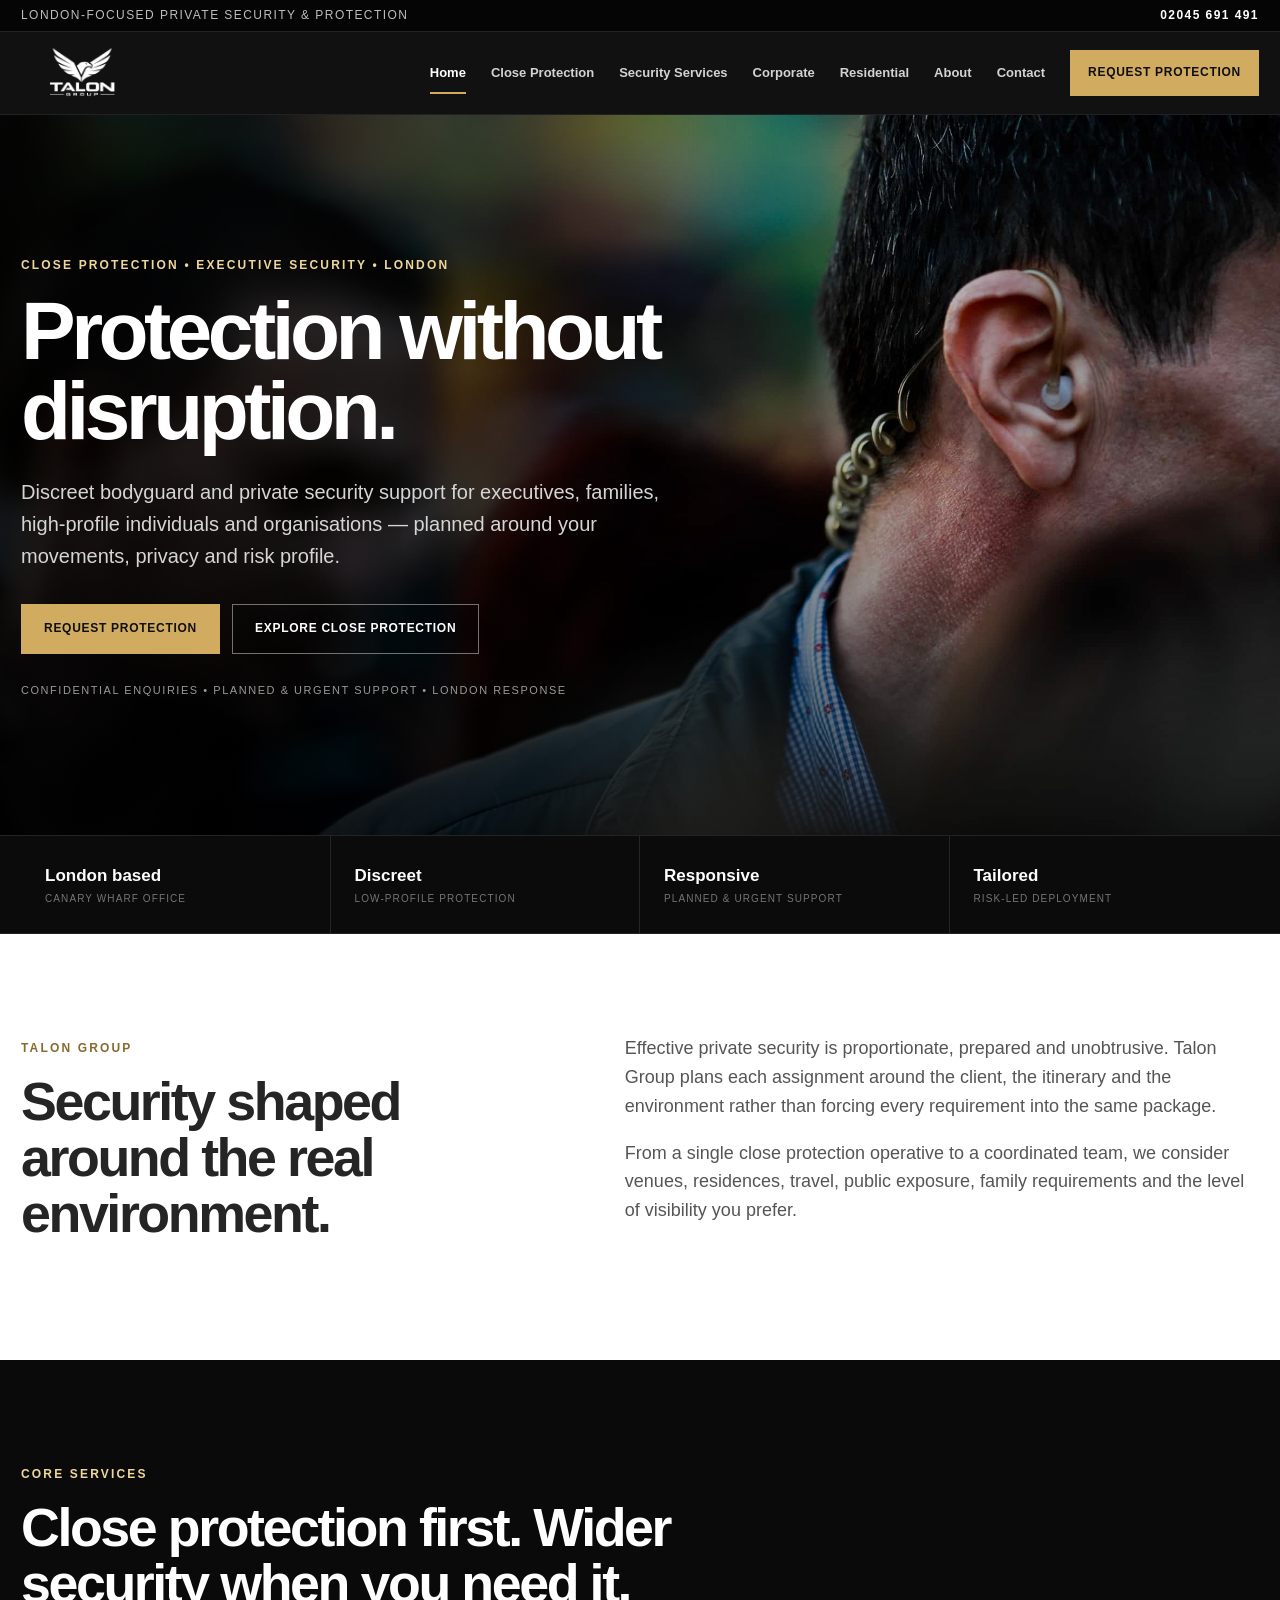
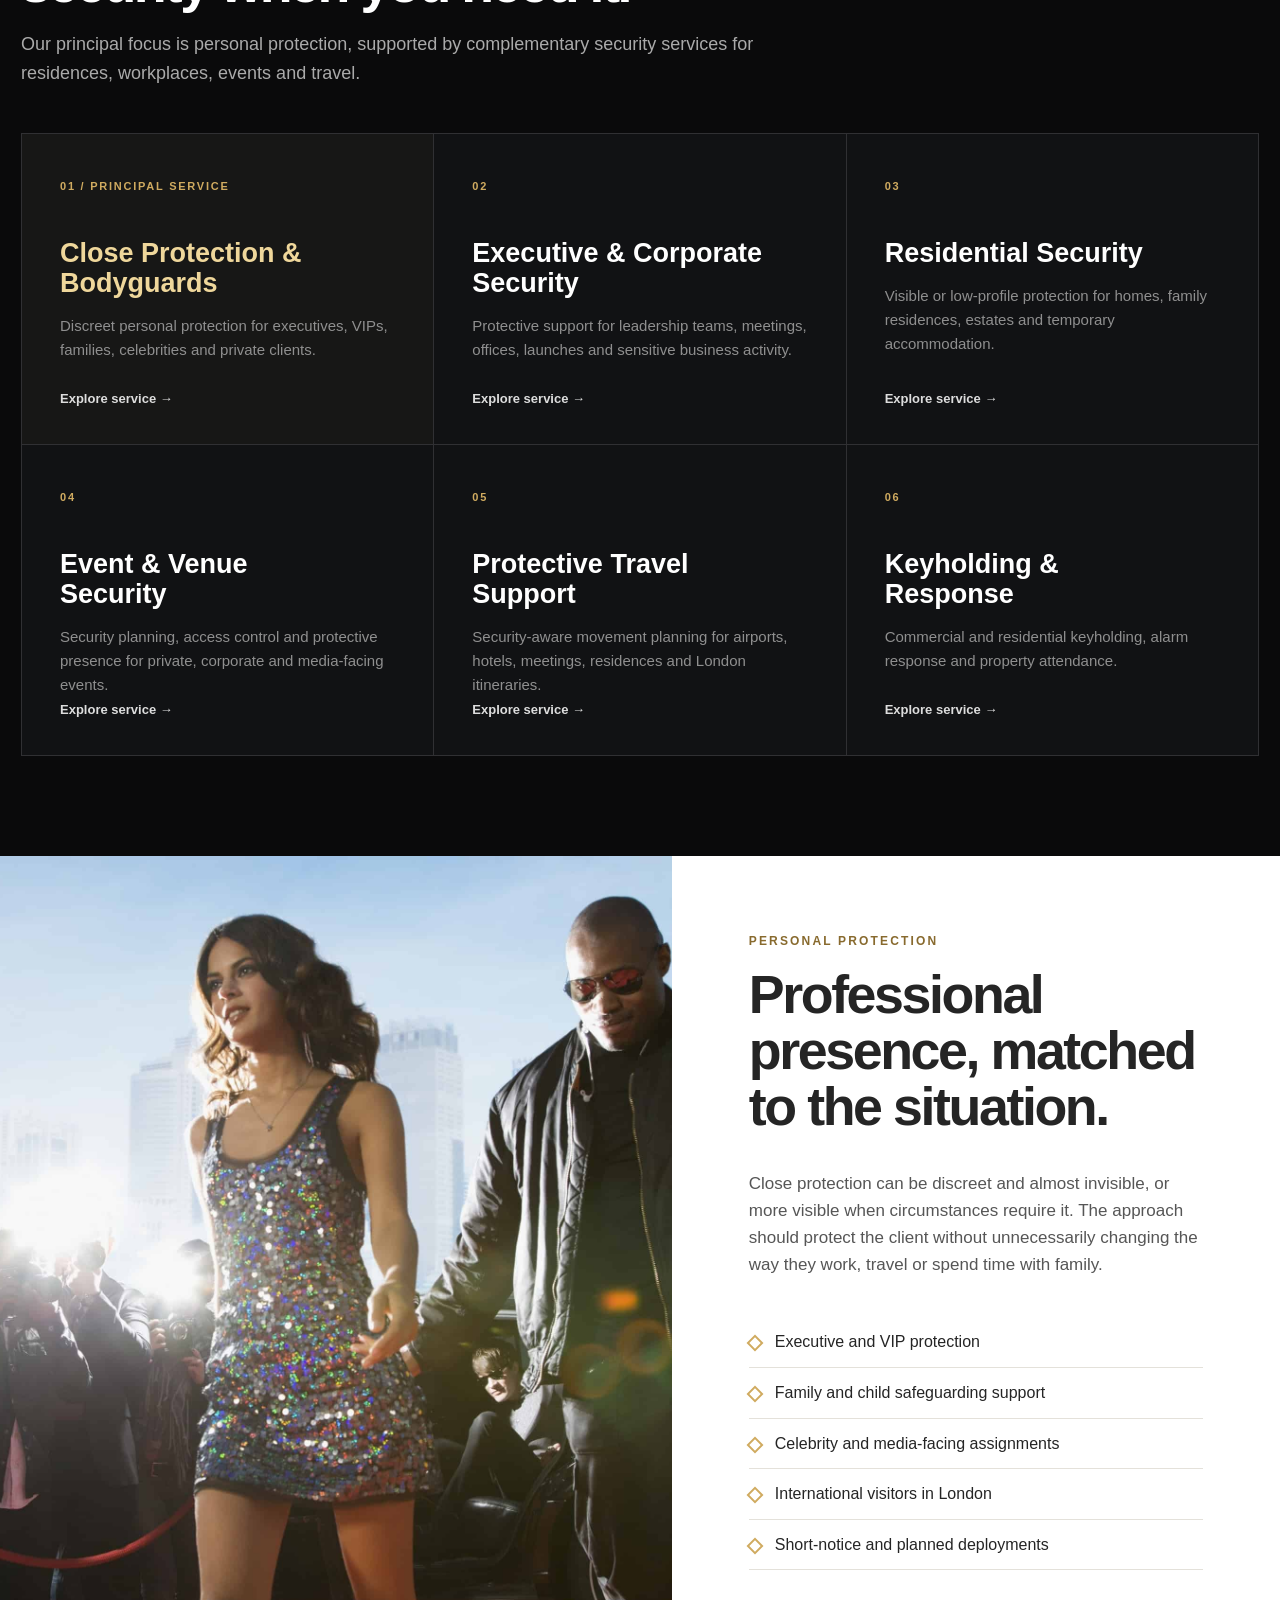
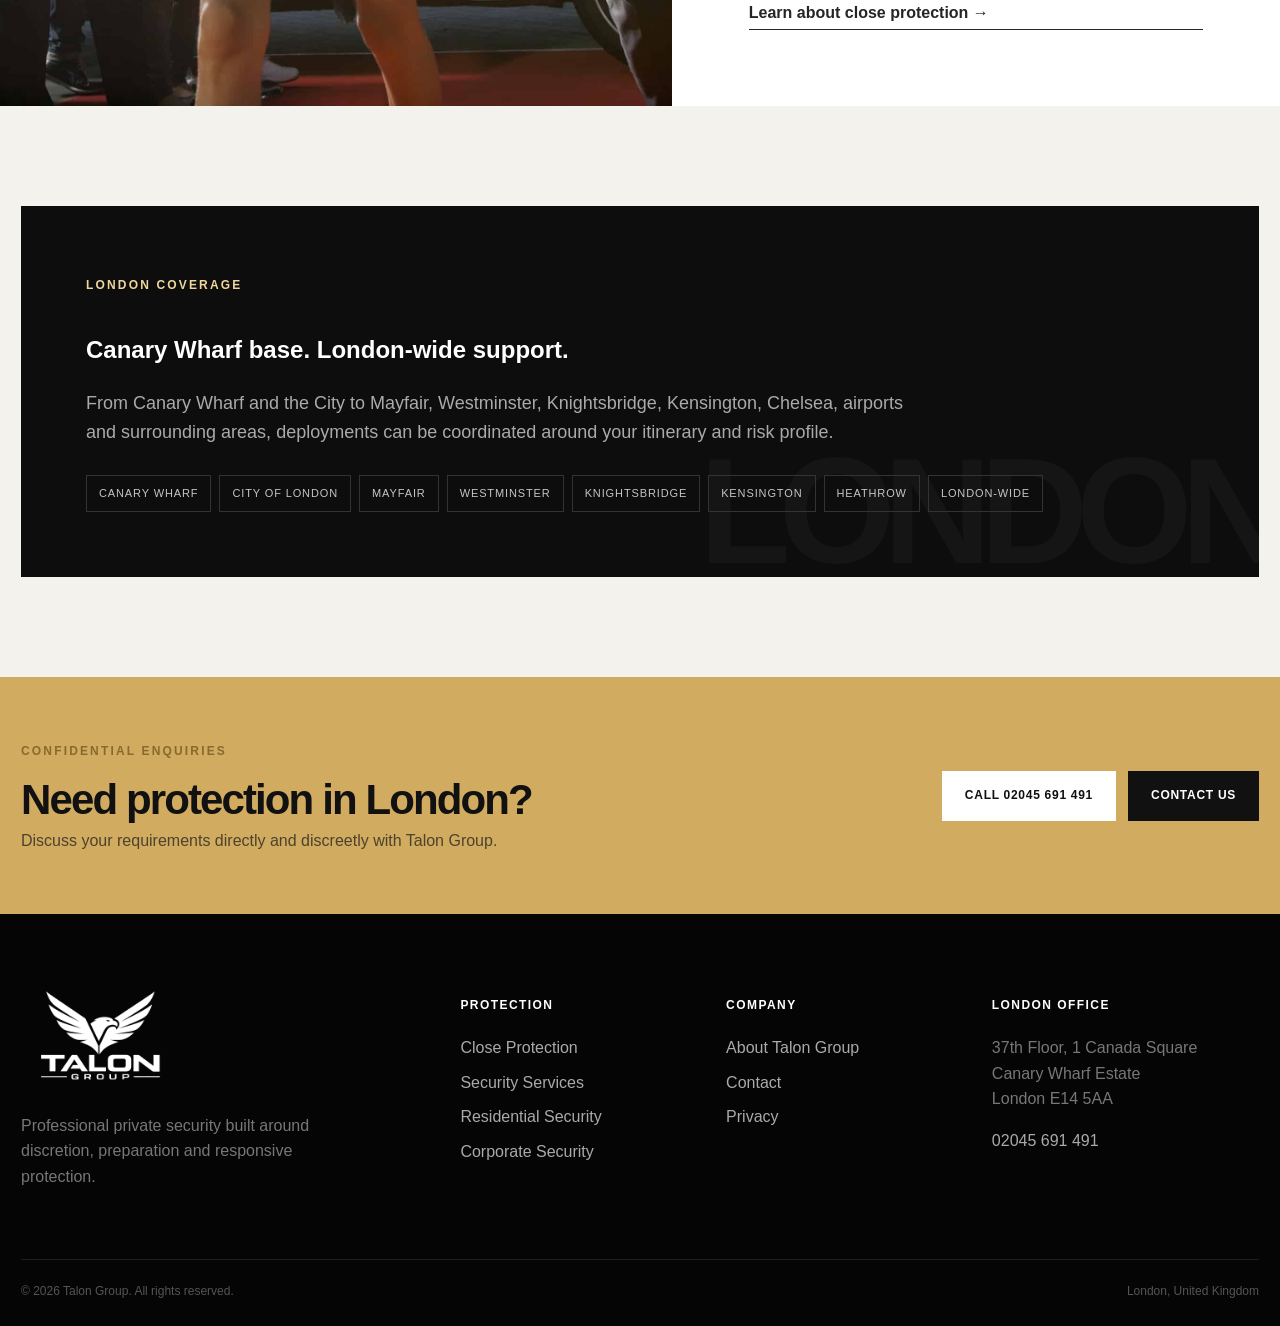
<file: index.html>
<!DOCTYPE html>

<html lang="en-GB">
<head>
<meta charset="utf-8"/>
<meta content="width=device-width, initial-scale=1" name="viewport"/>
<title>Private Security &amp; Close Protection London | Talon Group</title>
<meta content="Talon Group provides discreet close protection, bodyguard and private security services for clients, families and organisations across London." name="description"/>
<meta content="#0a0a0b" name="theme-color"/>
<link href="/favicon.ico" rel="icon" sizes="any"/>
<link href="/favicon.svg" rel="icon" type="image/svg+xml"/>
<link href="/favicon.png" rel="icon" type="image/png"/>
<link href="/apple-touch-icon.png" rel="apple-touch-icon"/>
<link href="/assets/css/style.css" rel="stylesheet"/>
<style>

:root{
  --ink:#0a0a0b;--ink2:#111214;--ink3:#18191b;--paper:#f4f2ed;--white:#fff;
  --gold:#d0ab60;--gold2:#efd79b;--muted:#a7a7a7;--text:#252525;--line:#ddd9d0;
  --max:1240px;--shadow:0 24px 70px rgba(0,0,0,.18)
}
*{box-sizing:border-box}html{scroll-behavior:smooth}body{margin:0;font-family:Arial,Helvetica,sans-serif;color:var(--text);background:#fff;line-height:1.6;-webkit-font-smoothing:antialiased}img{display:block;max-width:100%}a{text-decoration:none;color:inherit}button,input,textarea,select{font:inherit}.container{width:min(calc(100% - 42px),var(--max));margin-inline:auto}.skip{position:absolute;left:-9999px}.skip:focus{left:16px;top:16px;z-index:1000;background:#fff;padding:10px 14px}
.topbar{background:#050505;color:#bdbdbd;border-bottom:1px solid #232323;font-size:12px;letter-spacing:.12em;text-transform:uppercase}.topbar-inner{height:31px;display:flex;align-items:center;justify-content:space-between}.topbar a{color:#fff;font-weight:800}.site-header{background:rgba(10,10,11,.97);color:#fff;position:sticky;top:0;z-index:100;border-bottom:1px solid #202124;backdrop-filter:blur(10px)}.nav-wrap{height:82px;display:flex;align-items:center;gap:38px}.brand{width:122px;flex:0 0 auto}.brand img{width:100%;height:58px;object-fit:contain}.main-nav{margin-left:auto;display:flex;align-items:center;gap:25px}.main-nav>a:not(.nav-cta){font-size:13px;font-weight:700;color:#d3d3d3;position:relative;padding:31px 0}.main-nav>a:not(.nav-cta):after{content:"";position:absolute;left:0;right:100%;bottom:20px;height:2px;background:var(--gold);transition:.25s}.main-nav>a:hover,.main-nav>a.active{color:#fff}.main-nav>a:hover:after,.main-nav>a.active:after{right:0}.nav-cta{background:var(--gold);color:#101010;padding:13px 18px;font-size:12px;font-weight:900;text-transform:uppercase;letter-spacing:.06em}.menu-toggle{display:none;margin-left:auto;background:transparent;border:0;padding:8px}.menu-toggle span{display:block;width:28px;height:2px;background:#fff;margin:6px 0}
.eyebrow{display:inline-block;color:var(--gold2);font-size:12px;font-weight:900;text-transform:uppercase;letter-spacing:.18em;margin-bottom:16px}.eyebrow.dark{color:#886a2e}.hero{position:relative;min-height:720px;background:#060606;color:#fff;display:flex;align-items:center;overflow:hidden}.hero-bg{position:absolute;inset:0;background:url('/images/hero-new.jpg') center 38%/cover no-repeat;transform:scale(1.015)}.hero-bg:after{content:"";position:absolute;inset:0;background:linear-gradient(90deg,rgba(0,0,0,.88) 0%,rgba(0,0,0,.66) 42%,rgba(0,0,0,.18) 75%,rgba(0,0,0,.18) 100%),linear-gradient(0deg,rgba(0,0,0,.48),transparent 45%)}.hero-content{position:relative;z-index:2;padding:92px 0}.hero-copy{max-width:745px}.hero h1,.page-hero h1{font-size:clamp(55px,6.4vw,92px);line-height:.98;letter-spacing:-.055em;margin:0 0 24px}.hero .lead{font-size:20px;color:#d5d5d5;max-width:680px;margin:0 0 32px}.hero-actions,.cta-actions{display:flex;gap:12px;flex-wrap:wrap}.btn{display:inline-flex;align-items:center;justify-content:center;min-height:50px;padding:0 22px;border:1px solid transparent;text-transform:uppercase;letter-spacing:.06em;font-size:12px;font-weight:900;transition:.2s}.btn-gold{background:var(--gold);color:#101010}.btn-gold:hover{background:var(--gold2)}.btn-outline{border-color:#727272;color:#fff;background:rgba(0,0,0,.18)}.btn-outline:hover{border-color:#fff;background:#fff;color:#111}.btn-dark{background:#111;color:#fff}.btn-light{background:#fff;color:#111}.wide{width:100%}.hero-note{margin-top:28px;color:#999;font-size:11px;letter-spacing:.14em;text-transform:uppercase}.trust-strip{background:#0b0b0c;color:#fff;border-top:1px solid #232323;border-bottom:1px solid #232323}.trust-grid{display:grid;grid-template-columns:repeat(4,1fr)}.trust-grid>div{padding:26px 24px;border-right:1px solid #262628}.trust-grid>div:last-child{border-right:0}.trust-grid strong{display:block;font-size:17px;margin-bottom:2px}.trust-grid span{display:block;color:#757575;text-transform:uppercase;font-size:10px;letter-spacing:.11em}
.section{padding:100px 0}.section-soft{background:var(--paper)}.section-dark{background:var(--ink);color:#fff}.section-dark p{color:#aaa}.section-head{max-width:820px;margin-bottom:45px}.section-head h2,.split h2,.story h2,.cta-band h2{font-size:clamp(38px,4.2vw,60px);line-height:1.04;letter-spacing:-.045em;margin:0 0 18px}.section-head p{font-size:18px;color:#aaa}.split{display:grid;grid-template-columns:.9fr 1.1fr;gap:85px;align-items:start}.prose{font-size:18px;color:#555}.prose p:first-child{margin-top:0}.service-grid{display:grid;grid-template-columns:repeat(3,1fr);gap:1px;background:#303033;border:1px solid #303033}.service-card{position:relative;background:#111214;padding:38px;min-height:310px;overflow:hidden}.service-card:before{content:"";position:absolute;inset:0;background:linear-gradient(135deg,rgba(208,171,96,.10),transparent 45%);opacity:0;transition:.25s}.service-card:hover:before{opacity:1}.service-card .no{color:var(--gold);font-size:11px;font-weight:900;letter-spacing:.16em}.service-card h3{font-size:27px;line-height:1.1;margin:42px 0 15px;max-width:290px}.service-card p{font-size:15px;color:#8f8f8f}.service-card .arrow{position:absolute;left:38px;bottom:34px;color:#ddd;font-size:13px;font-weight:800}.service-card.featured{background:#171716}.service-card.featured h3{color:var(--gold2)}
.image-story{display:grid;grid-template-columns:1.05fr .95fr;align-items:stretch;min-height:590px}.image-story .visual{min-height:520px;background:center/cover no-repeat}.image-story .story{padding:76px clamp(36px,6vw,90px);display:flex;flex-direction:column;justify-content:center;background:#fff}.image-story.dark .story{background:#101112;color:#fff}.image-story.dark .story p{color:#aaa}.image-story .story p{font-size:17px;color:#565656}.tick-list{list-style:none;padding:0;margin:22px 0 30px}.tick-list li{position:relative;padding:12px 0 12px 26px;border-bottom:1px solid #e4e1da}.tick-list li:before{content:"";position:absolute;left:0;top:20px;width:8px;height:8px;border:2px solid var(--gold);transform:rotate(45deg)}.dark .tick-list li,.tick-list.light li{border-bottom-color:#303030;color:#c9c9c9}.text-link{display:inline-block;font-weight:900;border-bottom:1px solid currentColor;padding-bottom:3px}.coverage-card{background:#0d0d0e;color:#fff;padding:65px;position:relative;overflow:hidden}.coverage-card:after{content:"LONDON";position:absolute;right:-18px;bottom:-54px;font-size:150px;font-weight:900;letter-spacing:-.08em;color:#151516}.coverage-card>*{position:relative;z-index:1}.coverage-card p{max-width:820px;color:#aaa;font-size:18px}.tags{display:flex;flex-wrap:wrap;gap:8px;margin-top:28px}.tags span{border:1px solid #333;padding:9px 12px;color:#c5c5c5;font-size:11px;text-transform:uppercase;letter-spacing:.08em}
.page-hero{min-height:490px;position:relative;color:#fff;background:#09090a;display:flex;align-items:end;overflow:hidden}.page-hero.has-image:before{content:"";position:absolute;inset:0;background:var(--page-image) center/cover no-repeat}.page-hero:after{content:"";position:absolute;inset:0;background:linear-gradient(90deg,rgba(0,0,0,.90),rgba(0,0,0,.46) 62%,rgba(0,0,0,.30))}.page-hero-content{position:relative;z-index:2;padding:90px 0 68px;max-width:930px}.page-hero h1{font-size:clamp(48px,5.3vw,78px)}.page-hero p{font-size:19px;max-width:760px;color:#c5c5c5}.detail-grid{display:grid;grid-template-columns:repeat(2,1fr);gap:18px}.detail-card{border:1px solid #e0ddd5;padding:38px;background:#fff;min-height:280px}.detail-card .no{font-size:11px;font-weight:900;letter-spacing:.14em;color:#8c6d2f}.detail-card h2{font-size:31px;line-height:1.08;margin:38px 0 14px}.detail-card p{color:#5c5c5c}.process-grid{display:grid;grid-template-columns:repeat(4,1fr);gap:1px;background:#303033;border:1px solid #303033}.process-grid>div{background:#111214;padding:32px}.process-grid span{color:var(--gold);font-weight:900}.process-grid h3{font-size:22px}.process-grid p{color:#8c8c8c;font-size:14px}.office-card{border:1px solid var(--line);padding:52px;display:flex;justify-content:space-between;align-items:center;gap:40px}.office-card p{color:#555;font-size:17px}.contact-grid{display:grid;grid-template-columns:1fr .9fr;gap:65px}.phone-display{display:inline-block;font-size:clamp(38px,5vw,66px);font-weight:900;letter-spacing:-.04em;border-bottom:4px solid var(--gold);margin:20px 0 42px}.enquiry-panel{background:#101112;color:#fff;padding:45px}.enquiry-panel h2{font-size:34px;line-height:1.1}.legal{max-width:880px}.legal h2{font-size:30px;margin-top:40px}.legal p,.legal li{color:#555}
.cta-band{background:var(--gold);color:#111;padding:60px 0}.cta-inner{display:flex;justify-content:space-between;align-items:center;gap:45px}.cta-band h2{font-size:42px;margin-bottom:7px}.cta-band p{margin:0;color:#4d422d}.site-footer{background:#050505;color:#aaa;padding:70px 0 24px}.footer-grid{display:grid;grid-template-columns:1.45fr .8fr .8fr 1fr;gap:52px}.footer-brand img{width:160px;margin-bottom:22px}.footer-brand p{max-width:330px;color:#707070}.footer-grid h3{color:#fff;font-size:12px;text-transform:uppercase;letter-spacing:.12em;margin-bottom:20px}.footer-grid a{display:block;margin:9px 0}.footer-grid a:hover{color:#fff}.footer-grid p{color:#777}.footer-bottom{margin-top:54px;border-top:1px solid #1f1f1f;padding-top:22px;display:flex;justify-content:space-between;color:#555;font-size:12px}
@media(max-width:1000px){.main-nav{position:absolute;top:82px;left:0;right:0;background:#080809;display:none;flex-direction:column;align-items:stretch;padding:18px 24px 28px;border-top:1px solid #222;gap:0}.main-nav.open{display:flex}.main-nav>a:not(.nav-cta){padding:14px 0;border-bottom:1px solid #222}.main-nav>a:not(.nav-cta):after{display:none}.nav-cta{text-align:center;margin-top:15px}.menu-toggle{display:block}.split,.contact-grid{grid-template-columns:1fr;gap:45px}.service-grid{grid-template-columns:repeat(2,1fr)}.process-grid{grid-template-columns:repeat(2,1fr)}.image-story{grid-template-columns:1fr}.image-story .visual{min-height:470px}.footer-grid{grid-template-columns:repeat(2,1fr)}}
@media(max-width:700px){.container{width:min(calc(100% - 30px),var(--max))}.topbar-inner span{display:none}.topbar-inner{justify-content:center}.nav-wrap{height:70px}.brand{width:105px}.brand img{height:48px}.main-nav{top:70px}.hero{min-height:650px}.hero-content{padding:70px 0}.hero h1{font-size:51px}.hero .lead{font-size:18px}.trust-grid{grid-template-columns:repeat(2,1fr)}.trust-grid>div:nth-child(2){border-right:0}.trust-grid>div:nth-child(-n+2){border-bottom:1px solid #262628}.section{padding:74px 0}.service-grid,.detail-grid,.process-grid{grid-template-columns:1fr}.service-card{min-height:270px}.image-story .visual{min-height:340px}.image-story .story{padding:52px 28px}.coverage-card{padding:43px 28px}.coverage-card:after{font-size:80px}.page-hero{min-height:430px}.page-hero-content{padding:70px 0 52px}.page-hero h1{font-size:46px}.office-card,.cta-inner{flex-direction:column;align-items:flex-start}.footer-grid{grid-template-columns:1fr}.footer-bottom{flex-direction:column;gap:6px}.phone-display{font-size:38px}.cta-actions{width:100%}.cta-actions .btn{flex:1}.hero-actions .btn{width:100%}}

</style>
<script defer="" src="/assets/js/script.js"></script>
<link href="https://www.talongroup.co.uk/" rel="canonical"/><meta content="Private Security &amp; Close Protection London | Talon Group" property="og:title"/><meta content="Talon Group provides discreet close protection, bodyguard and private security services for clients, families and organisations across London." property="og:description"/><meta content="website" property="og:type"/><meta content="https://www.talongroup.co.uk/" property="og:url"/></head>
<body>
<a class="skip" href="#main">Skip to content</a>
<div class="topbar"><div class="container topbar-inner"><span>London-focused private security &amp; protection</span><a href="tel:+442045691491">02045 691 491</a></div></div>
<header class="site-header"><div class="container nav-wrap">
<a aria-label="Talon Group home" class="brand" href="/"><img alt="Talon Group" src="/images/talon-logo-white.png"/></a>
<button aria-expanded="false" aria-label="Open navigation" class="menu-toggle" type="button"><span></span><span></span><span></span></button>
<nav aria-label="Primary navigation" class="main-nav"><a class="active" href="/">Home</a>
<a href="/close-protection/">Close Protection</a>
<a href="/services/">Security Services</a>
<a href="/corporate-security/">Corporate</a>
<a href="/residential-security/">Residential</a>
<a href="/about/">About</a>
<a href="/contact/">Contact</a><a class="nav-cta" href="/contact/">Request protection</a></nav>
</div></header>
<main id="main">
<section class="hero"><div class="hero-bg"></div><div class="container hero-content"><div class="hero-copy"><span class="eyebrow">Close Protection • Executive Security • London</span><h1>Protection without disruption.</h1><p class="lead">Discreet bodyguard and private security support for executives, families, high-profile individuals and organisations — planned around your movements, privacy and risk profile.</p><div class="hero-actions"><a class="btn btn-gold" href="/contact/">Request protection</a><a class="btn btn-outline" href="/close-protection/">Explore close protection</a></div><div class="hero-note">Confidential enquiries • Planned &amp; urgent support • London response</div></div></div></section>
<section class="trust-strip"><div class="container trust-grid"><div><strong>London based</strong><span>Canary Wharf office</span></div><div><strong>Discreet</strong><span>Low-profile protection</span></div><div><strong>Responsive</strong><span>Planned &amp; urgent support</span></div><div><strong>Tailored</strong><span>Risk-led deployment</span></div></div></section>
<section class="section"><div class="container split"><div><span class="eyebrow dark">Talon Group</span><h2>Security shaped around the real environment.</h2></div><div class="prose"><p>Effective private security is proportionate, prepared and unobtrusive. Talon Group plans each assignment around the client, the itinerary and the environment rather than forcing every requirement into the same package.</p><p>From a single close protection operative to a coordinated team, we consider venues, residences, travel, public exposure, family requirements and the level of visibility you prefer.</p></div></div></section>
<section class="section section-dark"><div class="container"><div class="section-head"><span class="eyebrow">Core services</span><h2>Close protection first. Wider security when you need it.</h2><p>Our principal focus is personal protection, supported by complementary security services for residences, workplaces, events and travel.</p></div><div class="service-grid">
<a class="service-card featured" href="/close-protection/"><span class="no">01 / PRINCIPAL SERVICE</span><h3>Close Protection &amp; Bodyguards</h3><p>Discreet personal protection for executives, VIPs, families, celebrities and private clients.</p><span class="arrow">Explore service →</span></a>
<a class="service-card" href="/corporate-security/"><span class="no">02</span><h3>Executive &amp; Corporate Security</h3><p>Protective support for leadership teams, meetings, offices, launches and sensitive business activity.</p><span class="arrow">Explore service →</span></a>
<a class="service-card" href="/residential-security/"><span class="no">03</span><h3>Residential Security</h3><p>Visible or low-profile protection for homes, family residences, estates and temporary accommodation.</p><span class="arrow">Explore service →</span></a>
<a class="service-card" href="/services/#event-security"><span class="no">04</span><h3>Event &amp; Venue Security</h3><p>Security planning, access control and protective presence for private, corporate and media-facing events.</p><span class="arrow">Explore service →</span></a>
<a class="service-card" href="/services/#security-driving"><span class="no">05</span><h3>Protective Travel Support</h3><p>Security-aware movement planning for airports, hotels, meetings, residences and London itineraries.</p><span class="arrow">Explore service →</span></a>
<a class="service-card" href="/services/#keyholding"><span class="no">06</span><h3>Keyholding &amp; Response</h3><p>Commercial and residential keyholding, alarm response and property attendance.</p><span class="arrow">Explore service →</span></a>
</div></div></section>
<section class="image-story"><div class="visual" style="background-image:url('/images/celebrity-protection.jpg')"></div><div class="story"><span class="eyebrow dark">Personal protection</span><h2>Professional presence, matched to the situation.</h2><p>Close protection can be discreet and almost invisible, or more visible when circumstances require it. The approach should protect the client without unnecessarily changing the way they work, travel or spend time with family.</p><ul class="tick-list"><li>Executive and VIP protection</li><li>Family and child safeguarding support</li><li>Celebrity and media-facing assignments</li><li>International visitors in London</li><li>Short-notice and planned deployments</li></ul><a class="text-link" href="/close-protection/">Learn about close protection →</a></div></section>
<section class="section section-soft"><div class="container"><div class="coverage-card"><span class="eyebrow">London coverage</span><h2>Canary Wharf base. London-wide support.</h2><p>From Canary Wharf and the City to Mayfair, Westminster, Knightsbridge, Kensington, Chelsea, airports and surrounding areas, deployments can be coordinated around your itinerary and risk profile.</p><div class="tags"><span>Canary Wharf</span><span>City of London</span><span>Mayfair</span><span>Westminster</span><span>Knightsbridge</span><span>Kensington</span><span>Heathrow</span><span>London-wide</span></div></div></div></section>
</main>
<section class="cta-band"><div class="container cta-inner"><div><span class="eyebrow dark">Confidential enquiries</span><h2>Need protection in London?</h2><p>Discuss your requirements directly and discreetly with Talon Group.</p></div><div class="cta-actions"><a class="btn btn-light" href="tel:+442045691491">Call 02045 691 491</a><a class="btn btn-dark" href="/contact/">Contact us</a></div></div></section>
<footer class="site-footer"><div class="container footer-grid"><div class="footer-brand"><img alt="Talon Group" src="/images/talon-logo-white.png"/><p>Professional private security built around discretion, preparation and responsive protection.</p></div><div><h3>Protection</h3><a href="/close-protection/">Close Protection</a><a href="/services/">Security Services</a><a href="/residential-security/">Residential Security</a><a href="/corporate-security/">Corporate Security</a></div><div><h3>Company</h3><a href="/about/">About Talon Group</a><a href="/contact/">Contact</a><a href="/privacy/">Privacy</a></div><div><h3>London office</h3><p>37th Floor, 1 Canada Square<br/>Canary Wharf Estate<br/>London E14 5AA</p><a href="tel:+442045691491">02045 691 491</a></div></div><div class="container footer-bottom"><span>© <span id="year"></span> Talon Group. All rights reserved.</span><span>London, United Kingdom</span></div></footer>
<script id="inline-fallback">

(() => {
  const button = document.querySelector('.menu-toggle');
  const nav = document.querySelector('.main-nav');
  if (button && nav) {
    button.addEventListener('click', () => {
      const open = nav.classList.toggle('open');
      button.setAttribute('aria-expanded', String(open));
      button.setAttribute('aria-label', open ? 'Close navigation' : 'Open navigation');
    });
    nav.querySelectorAll('a').forEach(a => a.addEventListener('click', () => {
      nav.classList.remove('open');
      button.setAttribute('aria-expanded', 'false');
    }));
  }
  const year = document.getElementById('year');
  if (year) year.textContent = new Date().getFullYear();
})();

</script>
</body></html>
</file>
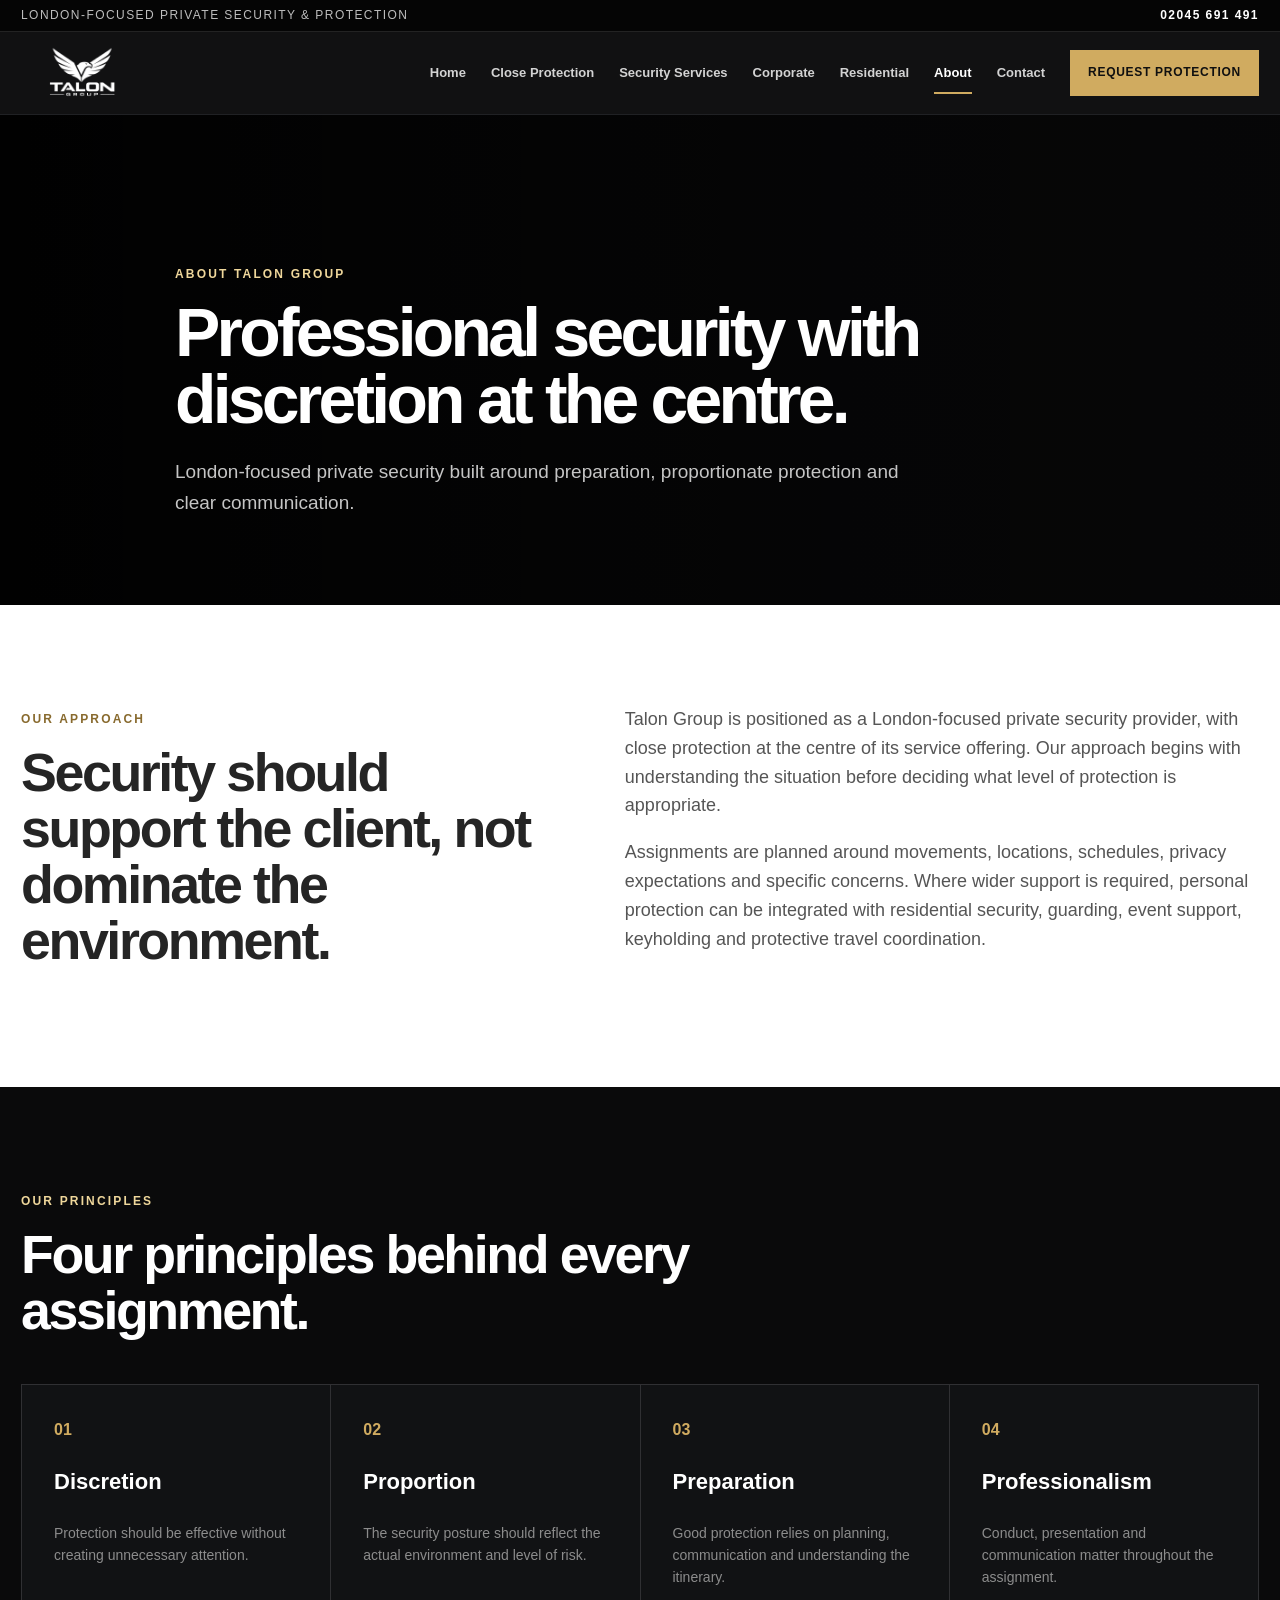
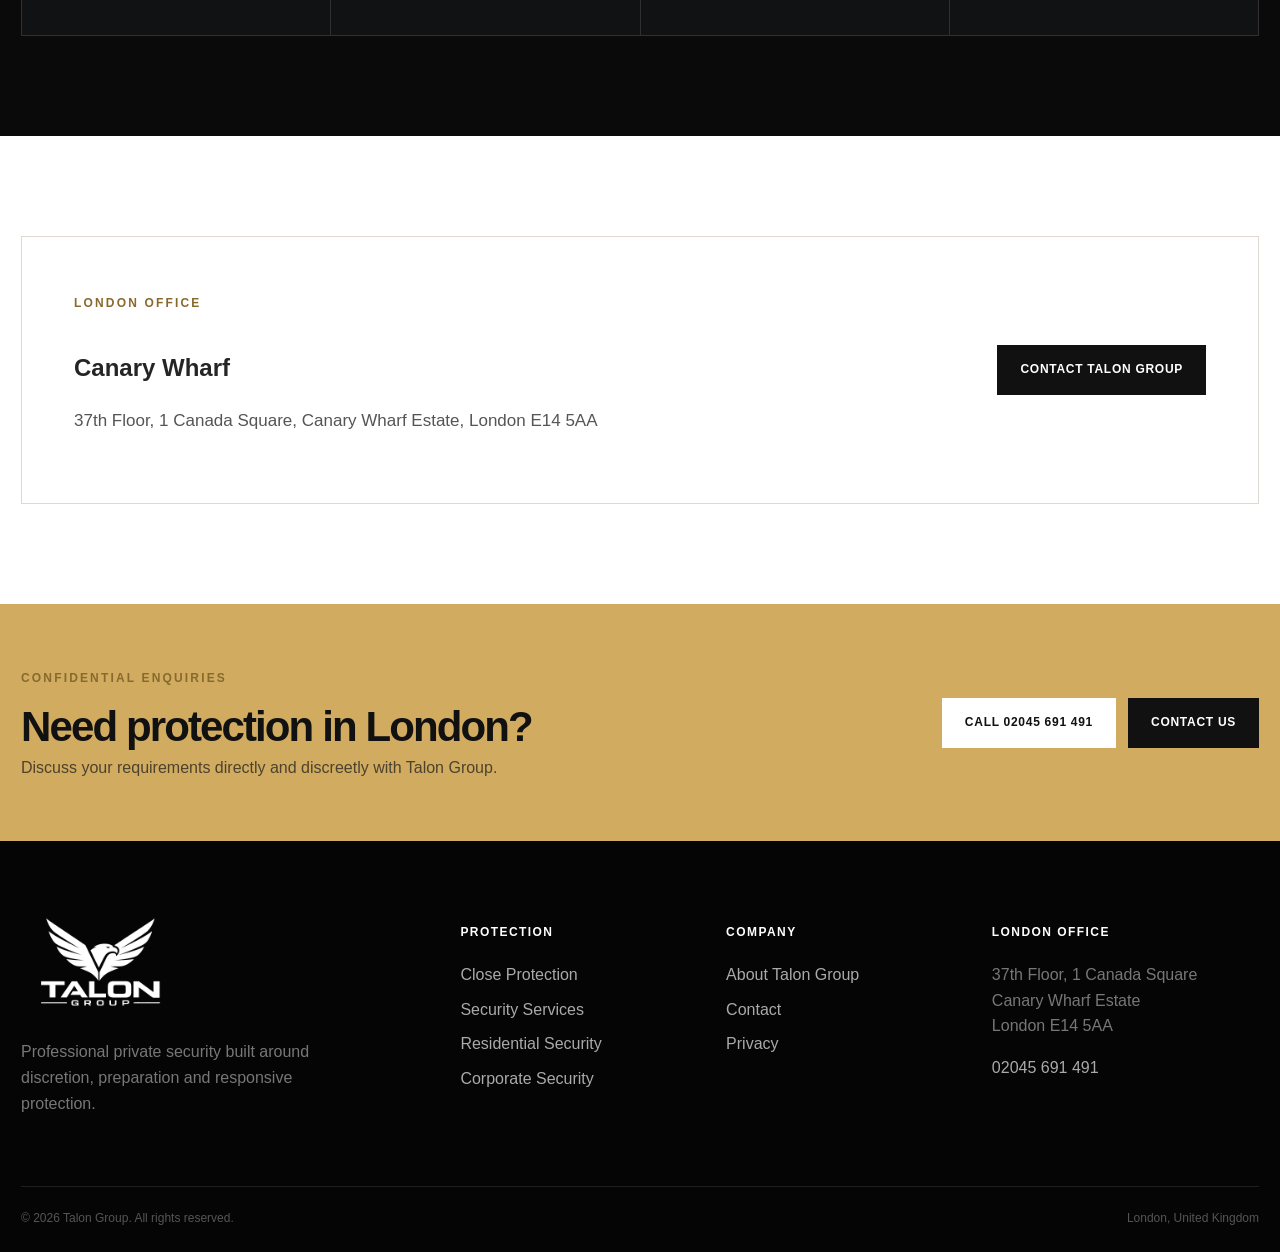
<file: about/index.html>
<!DOCTYPE html>

<html lang="en-GB">
<head>
<meta charset="utf-8"/>
<meta content="width=device-width, initial-scale=1" name="viewport"/>
<title>About Talon Group | Private Security London</title>
<meta content="Learn about Talon Group and our approach to discreet, professional close protection and private security in London." name="description"/>
<meta content="#0a0a0b" name="theme-color"/>
<link href="/favicon.ico" rel="icon" sizes="any"/>
<link href="/favicon.svg" rel="icon" type="image/svg+xml"/>
<link href="/favicon.png" rel="icon" type="image/png"/>
<link href="/apple-touch-icon.png" rel="apple-touch-icon"/>
<link href="/assets/css/style.css" rel="stylesheet"/>
<style>

:root{
  --ink:#0a0a0b;--ink2:#111214;--ink3:#18191b;--paper:#f4f2ed;--white:#fff;
  --gold:#d0ab60;--gold2:#efd79b;--muted:#a7a7a7;--text:#252525;--line:#ddd9d0;
  --max:1240px;--shadow:0 24px 70px rgba(0,0,0,.18)
}
*{box-sizing:border-box}html{scroll-behavior:smooth}body{margin:0;font-family:Arial,Helvetica,sans-serif;color:var(--text);background:#fff;line-height:1.6;-webkit-font-smoothing:antialiased}img{display:block;max-width:100%}a{text-decoration:none;color:inherit}button,input,textarea,select{font:inherit}.container{width:min(calc(100% - 42px),var(--max));margin-inline:auto}.skip{position:absolute;left:-9999px}.skip:focus{left:16px;top:16px;z-index:1000;background:#fff;padding:10px 14px}
.topbar{background:#050505;color:#bdbdbd;border-bottom:1px solid #232323;font-size:12px;letter-spacing:.12em;text-transform:uppercase}.topbar-inner{height:31px;display:flex;align-items:center;justify-content:space-between}.topbar a{color:#fff;font-weight:800}.site-header{background:rgba(10,10,11,.97);color:#fff;position:sticky;top:0;z-index:100;border-bottom:1px solid #202124;backdrop-filter:blur(10px)}.nav-wrap{height:82px;display:flex;align-items:center;gap:38px}.brand{width:122px;flex:0 0 auto}.brand img{width:100%;height:58px;object-fit:contain}.main-nav{margin-left:auto;display:flex;align-items:center;gap:25px}.main-nav>a:not(.nav-cta){font-size:13px;font-weight:700;color:#d3d3d3;position:relative;padding:31px 0}.main-nav>a:not(.nav-cta):after{content:"";position:absolute;left:0;right:100%;bottom:20px;height:2px;background:var(--gold);transition:.25s}.main-nav>a:hover,.main-nav>a.active{color:#fff}.main-nav>a:hover:after,.main-nav>a.active:after{right:0}.nav-cta{background:var(--gold);color:#101010;padding:13px 18px;font-size:12px;font-weight:900;text-transform:uppercase;letter-spacing:.06em}.menu-toggle{display:none;margin-left:auto;background:transparent;border:0;padding:8px}.menu-toggle span{display:block;width:28px;height:2px;background:#fff;margin:6px 0}
.eyebrow{display:inline-block;color:var(--gold2);font-size:12px;font-weight:900;text-transform:uppercase;letter-spacing:.18em;margin-bottom:16px}.eyebrow.dark{color:#886a2e}.hero{position:relative;min-height:720px;background:#060606;color:#fff;display:flex;align-items:center;overflow:hidden}.hero-bg{position:absolute;inset:0;background:url('/images/hero-new.jpg') center 38%/cover no-repeat;transform:scale(1.015)}.hero-bg:after{content:"";position:absolute;inset:0;background:linear-gradient(90deg,rgba(0,0,0,.88) 0%,rgba(0,0,0,.66) 42%,rgba(0,0,0,.18) 75%,rgba(0,0,0,.18) 100%),linear-gradient(0deg,rgba(0,0,0,.48),transparent 45%)}.hero-content{position:relative;z-index:2;padding:92px 0}.hero-copy{max-width:745px}.hero h1,.page-hero h1{font-size:clamp(55px,6.4vw,92px);line-height:.98;letter-spacing:-.055em;margin:0 0 24px}.hero .lead{font-size:20px;color:#d5d5d5;max-width:680px;margin:0 0 32px}.hero-actions,.cta-actions{display:flex;gap:12px;flex-wrap:wrap}.btn{display:inline-flex;align-items:center;justify-content:center;min-height:50px;padding:0 22px;border:1px solid transparent;text-transform:uppercase;letter-spacing:.06em;font-size:12px;font-weight:900;transition:.2s}.btn-gold{background:var(--gold);color:#101010}.btn-gold:hover{background:var(--gold2)}.btn-outline{border-color:#727272;color:#fff;background:rgba(0,0,0,.18)}.btn-outline:hover{border-color:#fff;background:#fff;color:#111}.btn-dark{background:#111;color:#fff}.btn-light{background:#fff;color:#111}.wide{width:100%}.hero-note{margin-top:28px;color:#999;font-size:11px;letter-spacing:.14em;text-transform:uppercase}.trust-strip{background:#0b0b0c;color:#fff;border-top:1px solid #232323;border-bottom:1px solid #232323}.trust-grid{display:grid;grid-template-columns:repeat(4,1fr)}.trust-grid>div{padding:26px 24px;border-right:1px solid #262628}.trust-grid>div:last-child{border-right:0}.trust-grid strong{display:block;font-size:17px;margin-bottom:2px}.trust-grid span{display:block;color:#757575;text-transform:uppercase;font-size:10px;letter-spacing:.11em}
.section{padding:100px 0}.section-soft{background:var(--paper)}.section-dark{background:var(--ink);color:#fff}.section-dark p{color:#aaa}.section-head{max-width:820px;margin-bottom:45px}.section-head h2,.split h2,.story h2,.cta-band h2{font-size:clamp(38px,4.2vw,60px);line-height:1.04;letter-spacing:-.045em;margin:0 0 18px}.section-head p{font-size:18px;color:#aaa}.split{display:grid;grid-template-columns:.9fr 1.1fr;gap:85px;align-items:start}.prose{font-size:18px;color:#555}.prose p:first-child{margin-top:0}.service-grid{display:grid;grid-template-columns:repeat(3,1fr);gap:1px;background:#303033;border:1px solid #303033}.service-card{position:relative;background:#111214;padding:38px;min-height:310px;overflow:hidden}.service-card:before{content:"";position:absolute;inset:0;background:linear-gradient(135deg,rgba(208,171,96,.10),transparent 45%);opacity:0;transition:.25s}.service-card:hover:before{opacity:1}.service-card .no{color:var(--gold);font-size:11px;font-weight:900;letter-spacing:.16em}.service-card h3{font-size:27px;line-height:1.1;margin:42px 0 15px;max-width:290px}.service-card p{font-size:15px;color:#8f8f8f}.service-card .arrow{position:absolute;left:38px;bottom:34px;color:#ddd;font-size:13px;font-weight:800}.service-card.featured{background:#171716}.service-card.featured h3{color:var(--gold2)}
.image-story{display:grid;grid-template-columns:1.05fr .95fr;align-items:stretch;min-height:590px}.image-story .visual{min-height:520px;background:center/cover no-repeat}.image-story .story{padding:76px clamp(36px,6vw,90px);display:flex;flex-direction:column;justify-content:center;background:#fff}.image-story.dark .story{background:#101112;color:#fff}.image-story.dark .story p{color:#aaa}.image-story .story p{font-size:17px;color:#565656}.tick-list{list-style:none;padding:0;margin:22px 0 30px}.tick-list li{position:relative;padding:12px 0 12px 26px;border-bottom:1px solid #e4e1da}.tick-list li:before{content:"";position:absolute;left:0;top:20px;width:8px;height:8px;border:2px solid var(--gold);transform:rotate(45deg)}.dark .tick-list li,.tick-list.light li{border-bottom-color:#303030;color:#c9c9c9}.text-link{display:inline-block;font-weight:900;border-bottom:1px solid currentColor;padding-bottom:3px}.coverage-card{background:#0d0d0e;color:#fff;padding:65px;position:relative;overflow:hidden}.coverage-card:after{content:"LONDON";position:absolute;right:-18px;bottom:-54px;font-size:150px;font-weight:900;letter-spacing:-.08em;color:#151516}.coverage-card>*{position:relative;z-index:1}.coverage-card p{max-width:820px;color:#aaa;font-size:18px}.tags{display:flex;flex-wrap:wrap;gap:8px;margin-top:28px}.tags span{border:1px solid #333;padding:9px 12px;color:#c5c5c5;font-size:11px;text-transform:uppercase;letter-spacing:.08em}
.page-hero{min-height:490px;position:relative;color:#fff;background:#09090a;display:flex;align-items:end;overflow:hidden}.page-hero.has-image:before{content:"";position:absolute;inset:0;background:var(--page-image) center/cover no-repeat}.page-hero:after{content:"";position:absolute;inset:0;background:linear-gradient(90deg,rgba(0,0,0,.90),rgba(0,0,0,.46) 62%,rgba(0,0,0,.30))}.page-hero-content{position:relative;z-index:2;padding:90px 0 68px;max-width:930px}.page-hero h1{font-size:clamp(48px,5.3vw,78px)}.page-hero p{font-size:19px;max-width:760px;color:#c5c5c5}.detail-grid{display:grid;grid-template-columns:repeat(2,1fr);gap:18px}.detail-card{border:1px solid #e0ddd5;padding:38px;background:#fff;min-height:280px}.detail-card .no{font-size:11px;font-weight:900;letter-spacing:.14em;color:#8c6d2f}.detail-card h2{font-size:31px;line-height:1.08;margin:38px 0 14px}.detail-card p{color:#5c5c5c}.process-grid{display:grid;grid-template-columns:repeat(4,1fr);gap:1px;background:#303033;border:1px solid #303033}.process-grid>div{background:#111214;padding:32px}.process-grid span{color:var(--gold);font-weight:900}.process-grid h3{font-size:22px}.process-grid p{color:#8c8c8c;font-size:14px}.office-card{border:1px solid var(--line);padding:52px;display:flex;justify-content:space-between;align-items:center;gap:40px}.office-card p{color:#555;font-size:17px}.contact-grid{display:grid;grid-template-columns:1fr .9fr;gap:65px}.phone-display{display:inline-block;font-size:clamp(38px,5vw,66px);font-weight:900;letter-spacing:-.04em;border-bottom:4px solid var(--gold);margin:20px 0 42px}.enquiry-panel{background:#101112;color:#fff;padding:45px}.enquiry-panel h2{font-size:34px;line-height:1.1}.legal{max-width:880px}.legal h2{font-size:30px;margin-top:40px}.legal p,.legal li{color:#555}
.cta-band{background:var(--gold);color:#111;padding:60px 0}.cta-inner{display:flex;justify-content:space-between;align-items:center;gap:45px}.cta-band h2{font-size:42px;margin-bottom:7px}.cta-band p{margin:0;color:#4d422d}.site-footer{background:#050505;color:#aaa;padding:70px 0 24px}.footer-grid{display:grid;grid-template-columns:1.45fr .8fr .8fr 1fr;gap:52px}.footer-brand img{width:160px;margin-bottom:22px}.footer-brand p{max-width:330px;color:#707070}.footer-grid h3{color:#fff;font-size:12px;text-transform:uppercase;letter-spacing:.12em;margin-bottom:20px}.footer-grid a{display:block;margin:9px 0}.footer-grid a:hover{color:#fff}.footer-grid p{color:#777}.footer-bottom{margin-top:54px;border-top:1px solid #1f1f1f;padding-top:22px;display:flex;justify-content:space-between;color:#555;font-size:12px}
@media(max-width:1000px){.main-nav{position:absolute;top:82px;left:0;right:0;background:#080809;display:none;flex-direction:column;align-items:stretch;padding:18px 24px 28px;border-top:1px solid #222;gap:0}.main-nav.open{display:flex}.main-nav>a:not(.nav-cta){padding:14px 0;border-bottom:1px solid #222}.main-nav>a:not(.nav-cta):after{display:none}.nav-cta{text-align:center;margin-top:15px}.menu-toggle{display:block}.split,.contact-grid{grid-template-columns:1fr;gap:45px}.service-grid{grid-template-columns:repeat(2,1fr)}.process-grid{grid-template-columns:repeat(2,1fr)}.image-story{grid-template-columns:1fr}.image-story .visual{min-height:470px}.footer-grid{grid-template-columns:repeat(2,1fr)}}
@media(max-width:700px){.container{width:min(calc(100% - 30px),var(--max))}.topbar-inner span{display:none}.topbar-inner{justify-content:center}.nav-wrap{height:70px}.brand{width:105px}.brand img{height:48px}.main-nav{top:70px}.hero{min-height:650px}.hero-content{padding:70px 0}.hero h1{font-size:51px}.hero .lead{font-size:18px}.trust-grid{grid-template-columns:repeat(2,1fr)}.trust-grid>div:nth-child(2){border-right:0}.trust-grid>div:nth-child(-n+2){border-bottom:1px solid #262628}.section{padding:74px 0}.service-grid,.detail-grid,.process-grid{grid-template-columns:1fr}.service-card{min-height:270px}.image-story .visual{min-height:340px}.image-story .story{padding:52px 28px}.coverage-card{padding:43px 28px}.coverage-card:after{font-size:80px}.page-hero{min-height:430px}.page-hero-content{padding:70px 0 52px}.page-hero h1{font-size:46px}.office-card,.cta-inner{flex-direction:column;align-items:flex-start}.footer-grid{grid-template-columns:1fr}.footer-bottom{flex-direction:column;gap:6px}.phone-display{font-size:38px}.cta-actions{width:100%}.cta-actions .btn{flex:1}.hero-actions .btn{width:100%}}

</style>
<script defer="" src="/assets/js/script.js"></script>
<link href="https://www.talongroup.co.uk/about/" rel="canonical"/><meta content="About Talon Group | Private Security London" property="og:title"/><meta content="Learn about Talon Group and our approach to discreet, professional close protection and private security in London." property="og:description"/><meta content="website" property="og:type"/><meta content="https://www.talongroup.co.uk/about/" property="og:url"/></head>
<body>
<a class="skip" href="#main">Skip to content</a>
<div class="topbar"><div class="container topbar-inner"><span>London-focused private security &amp; protection</span><a href="tel:+442045691491">02045 691 491</a></div></div>
<header class="site-header"><div class="container nav-wrap">
<a aria-label="Talon Group home" class="brand" href="/"><img alt="Talon Group" src="/images/talon-logo-white.png"/></a>
<button aria-expanded="false" aria-label="Open navigation" class="menu-toggle" type="button"><span></span><span></span><span></span></button>
<nav aria-label="Primary navigation" class="main-nav"><a href="/">Home</a>
<a href="/close-protection/">Close Protection</a>
<a href="/services/">Security Services</a>
<a href="/corporate-security/">Corporate</a>
<a href="/residential-security/">Residential</a>
<a class="active" href="/about/">About</a>
<a href="/contact/">Contact</a><a class="nav-cta" href="/contact/">Request protection</a></nav>
</div></header>
<main id="main">
<section class="page-hero"><div class="container page-hero-content"><span class="eyebrow">About Talon Group</span><h1>Professional security with discretion at the centre.</h1><p>London-focused private security built around preparation, proportionate protection and clear communication.</p></div></section>
<section class="section"><div class="container split"><div><span class="eyebrow dark">Our approach</span><h2>Security should support the client, not dominate the environment.</h2></div><div class="prose"><p>Talon Group is positioned as a London-focused private security provider, with close protection at the centre of its service offering. Our approach begins with understanding the situation before deciding what level of protection is appropriate.</p><p>Assignments are planned around movements, locations, schedules, privacy expectations and specific concerns. Where wider support is required, personal protection can be integrated with residential security, guarding, event support, keyholding and protective travel coordination.</p></div></div></section>
<section class="section section-dark"><div class="container"><div class="section-head"><span class="eyebrow">Our principles</span><h2>Four principles behind every assignment.</h2></div><div class="process-grid"><div><span>01</span><h3>Discretion</h3><p>Protection should be effective without creating unnecessary attention.</p></div><div><span>02</span><h3>Proportion</h3><p>The security posture should reflect the actual environment and level of risk.</p></div><div><span>03</span><h3>Preparation</h3><p>Good protection relies on planning, communication and understanding the itinerary.</p></div><div><span>04</span><h3>Professionalism</h3><p>Conduct, presentation and communication matter throughout the assignment.</p></div></div></div></section>
<section class="section"><div class="container office-card"><div><span class="eyebrow dark">London office</span><h2>Canary Wharf</h2><p>37th Floor, 1 Canada Square, Canary Wharf Estate, London E14 5AA</p></div><a class="btn btn-dark" href="/contact/">Contact Talon Group</a></div></section>
</main>
<section class="cta-band"><div class="container cta-inner"><div><span class="eyebrow dark">Confidential enquiries</span><h2>Need protection in London?</h2><p>Discuss your requirements directly and discreetly with Talon Group.</p></div><div class="cta-actions"><a class="btn btn-light" href="tel:+442045691491">Call 02045 691 491</a><a class="btn btn-dark" href="/contact/">Contact us</a></div></div></section>
<footer class="site-footer"><div class="container footer-grid"><div class="footer-brand"><img alt="Talon Group" src="/images/talon-logo-white.png"/><p>Professional private security built around discretion, preparation and responsive protection.</p></div><div><h3>Protection</h3><a href="/close-protection/">Close Protection</a><a href="/services/">Security Services</a><a href="/residential-security/">Residential Security</a><a href="/corporate-security/">Corporate Security</a></div><div><h3>Company</h3><a href="/about/">About Talon Group</a><a href="/contact/">Contact</a><a href="/privacy/">Privacy</a></div><div><h3>London office</h3><p>37th Floor, 1 Canada Square<br/>Canary Wharf Estate<br/>London E14 5AA</p><a href="tel:+442045691491">02045 691 491</a></div></div><div class="container footer-bottom"><span>© <span id="year"></span> Talon Group. All rights reserved.</span><span>London, United Kingdom</span></div></footer>
<script id="inline-fallback">

(() => {
  const button = document.querySelector('.menu-toggle');
  const nav = document.querySelector('.main-nav');
  if (button && nav) {
    button.addEventListener('click', () => {
      const open = nav.classList.toggle('open');
      button.setAttribute('aria-expanded', String(open));
      button.setAttribute('aria-label', open ? 'Close navigation' : 'Open navigation');
    });
    nav.querySelectorAll('a').forEach(a => a.addEventListener('click', () => {
      nav.classList.remove('open');
      button.setAttribute('aria-expanded', 'false');
    }));
  }
  const year = document.getElementById('year');
  if (year) year.textContent = new Date().getFullYear();
})();

</script>
</body></html>
</file>
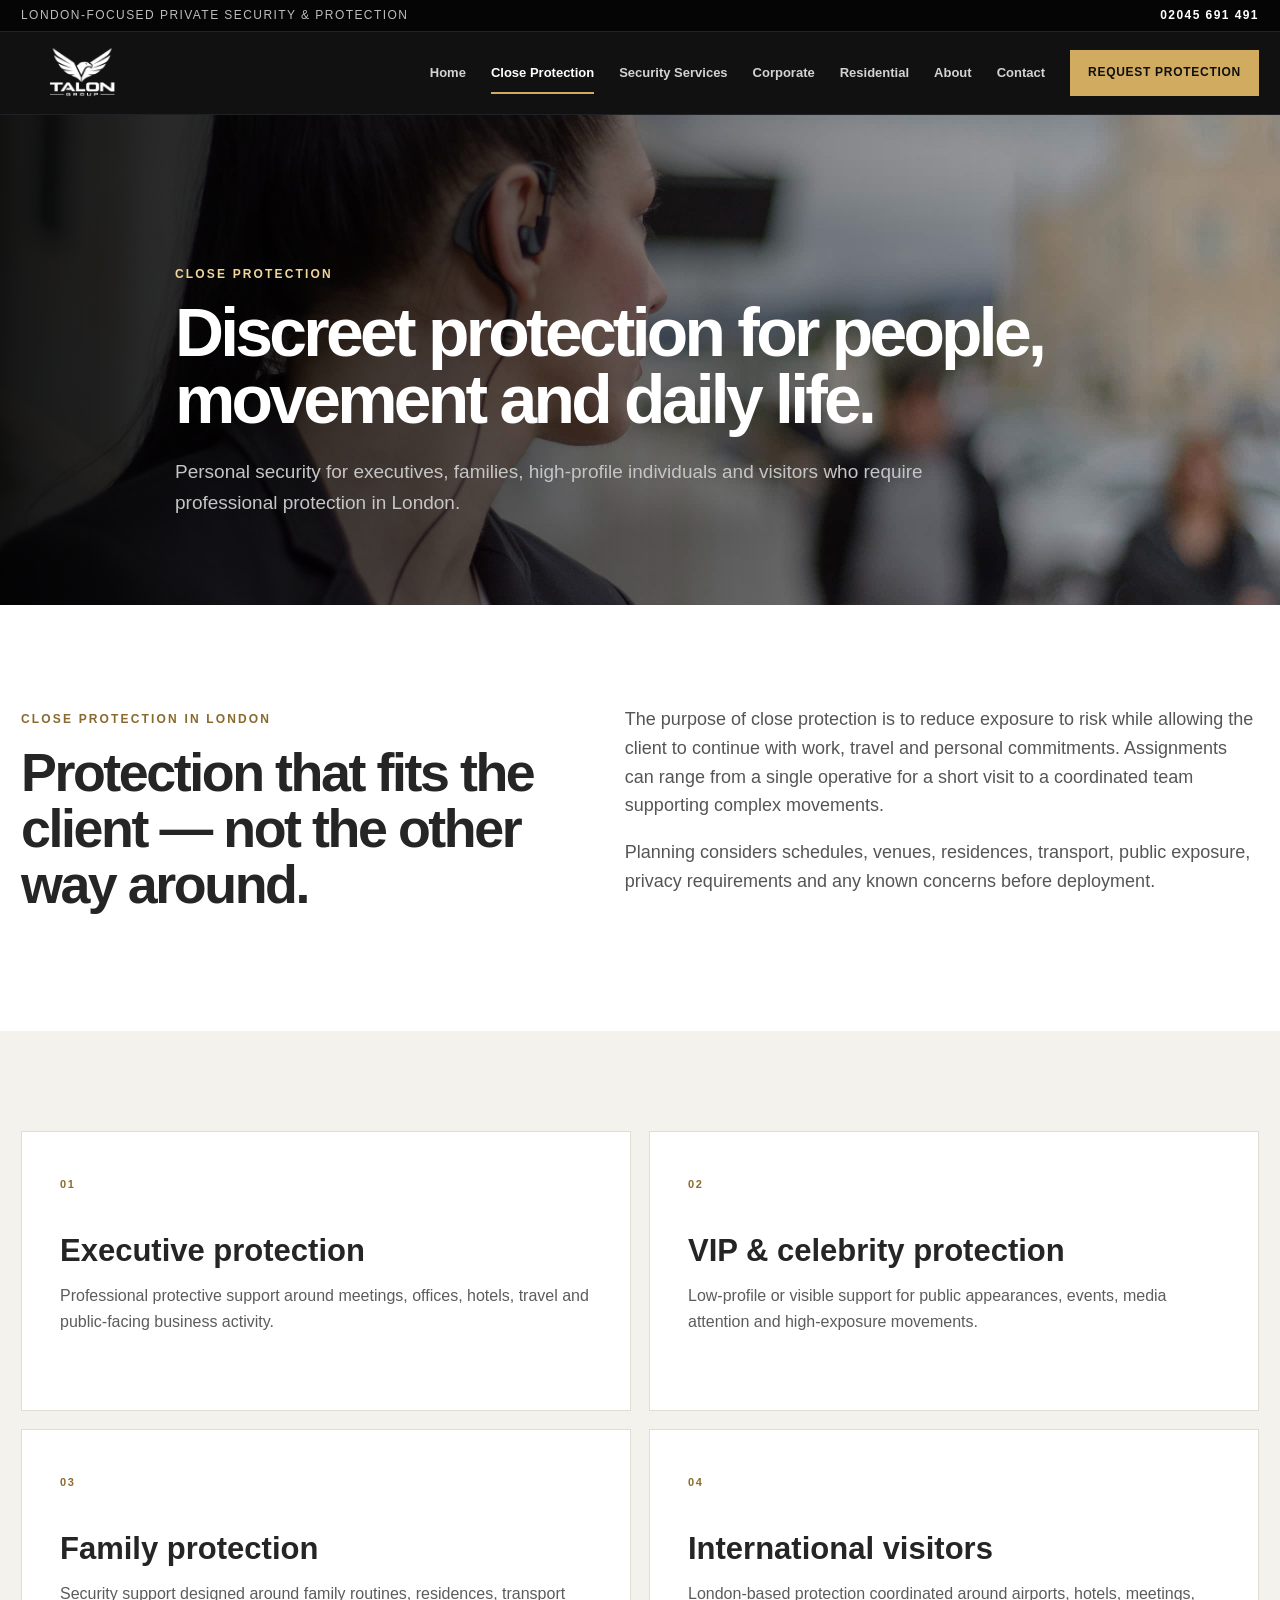
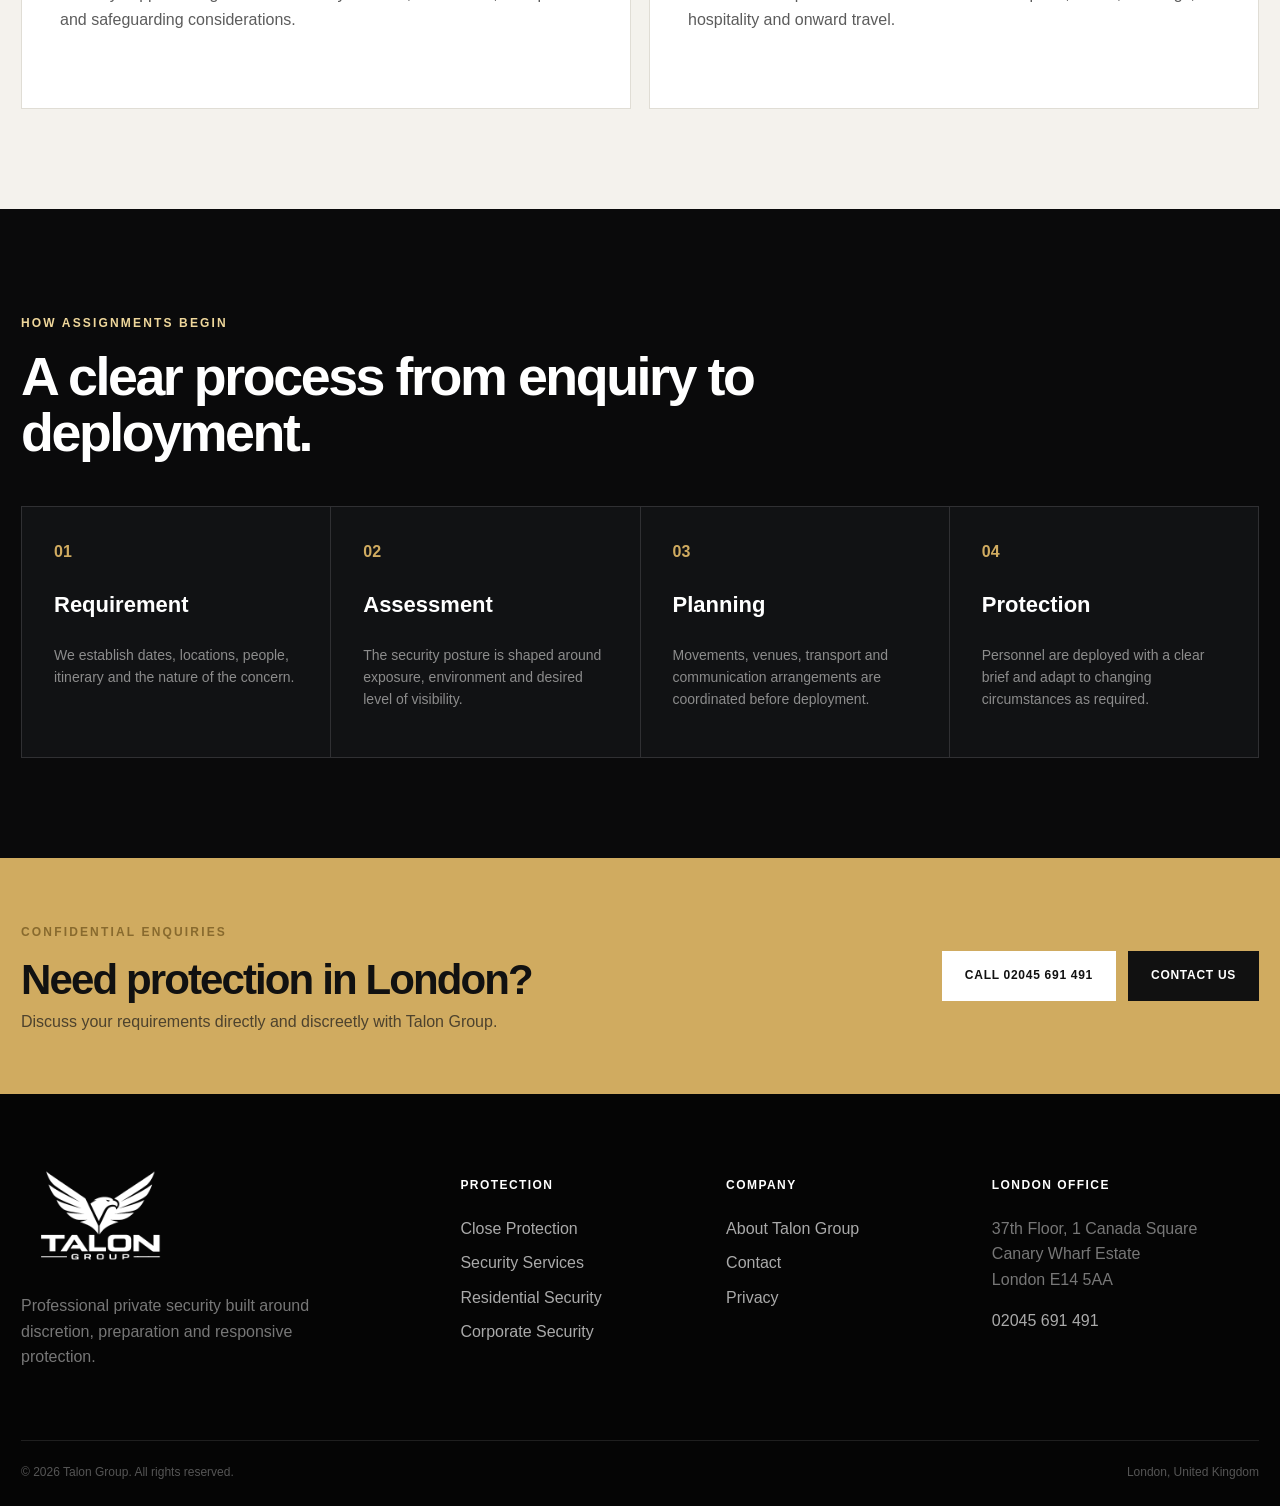
<file: close-protection/index.html>
<!DOCTYPE html>

<html lang="en-GB">
<head>
<meta charset="utf-8"/>
<meta content="width=device-width, initial-scale=1" name="viewport"/>
<title>Close Protection &amp; Bodyguard Services London | Talon Group</title>
<meta content="Discreet close protection and bodyguard services in London for executives, families, VIPs and international visitors." name="description"/>
<meta content="#0a0a0b" name="theme-color"/>
<link href="/favicon.ico" rel="icon" sizes="any"/>
<link href="/favicon.svg" rel="icon" type="image/svg+xml"/>
<link href="/favicon.png" rel="icon" type="image/png"/>
<link href="/apple-touch-icon.png" rel="apple-touch-icon"/>
<link href="/assets/css/style.css" rel="stylesheet"/>
<style>

:root{
  --ink:#0a0a0b;--ink2:#111214;--ink3:#18191b;--paper:#f4f2ed;--white:#fff;
  --gold:#d0ab60;--gold2:#efd79b;--muted:#a7a7a7;--text:#252525;--line:#ddd9d0;
  --max:1240px;--shadow:0 24px 70px rgba(0,0,0,.18)
}
*{box-sizing:border-box}html{scroll-behavior:smooth}body{margin:0;font-family:Arial,Helvetica,sans-serif;color:var(--text);background:#fff;line-height:1.6;-webkit-font-smoothing:antialiased}img{display:block;max-width:100%}a{text-decoration:none;color:inherit}button,input,textarea,select{font:inherit}.container{width:min(calc(100% - 42px),var(--max));margin-inline:auto}.skip{position:absolute;left:-9999px}.skip:focus{left:16px;top:16px;z-index:1000;background:#fff;padding:10px 14px}
.topbar{background:#050505;color:#bdbdbd;border-bottom:1px solid #232323;font-size:12px;letter-spacing:.12em;text-transform:uppercase}.topbar-inner{height:31px;display:flex;align-items:center;justify-content:space-between}.topbar a{color:#fff;font-weight:800}.site-header{background:rgba(10,10,11,.97);color:#fff;position:sticky;top:0;z-index:100;border-bottom:1px solid #202124;backdrop-filter:blur(10px)}.nav-wrap{height:82px;display:flex;align-items:center;gap:38px}.brand{width:122px;flex:0 0 auto}.brand img{width:100%;height:58px;object-fit:contain}.main-nav{margin-left:auto;display:flex;align-items:center;gap:25px}.main-nav>a:not(.nav-cta){font-size:13px;font-weight:700;color:#d3d3d3;position:relative;padding:31px 0}.main-nav>a:not(.nav-cta):after{content:"";position:absolute;left:0;right:100%;bottom:20px;height:2px;background:var(--gold);transition:.25s}.main-nav>a:hover,.main-nav>a.active{color:#fff}.main-nav>a:hover:after,.main-nav>a.active:after{right:0}.nav-cta{background:var(--gold);color:#101010;padding:13px 18px;font-size:12px;font-weight:900;text-transform:uppercase;letter-spacing:.06em}.menu-toggle{display:none;margin-left:auto;background:transparent;border:0;padding:8px}.menu-toggle span{display:block;width:28px;height:2px;background:#fff;margin:6px 0}
.eyebrow{display:inline-block;color:var(--gold2);font-size:12px;font-weight:900;text-transform:uppercase;letter-spacing:.18em;margin-bottom:16px}.eyebrow.dark{color:#886a2e}.hero{position:relative;min-height:720px;background:#060606;color:#fff;display:flex;align-items:center;overflow:hidden}.hero-bg{position:absolute;inset:0;background:url('/images/hero-new.jpg') center 38%/cover no-repeat;transform:scale(1.015)}.hero-bg:after{content:"";position:absolute;inset:0;background:linear-gradient(90deg,rgba(0,0,0,.88) 0%,rgba(0,0,0,.66) 42%,rgba(0,0,0,.18) 75%,rgba(0,0,0,.18) 100%),linear-gradient(0deg,rgba(0,0,0,.48),transparent 45%)}.hero-content{position:relative;z-index:2;padding:92px 0}.hero-copy{max-width:745px}.hero h1,.page-hero h1{font-size:clamp(55px,6.4vw,92px);line-height:.98;letter-spacing:-.055em;margin:0 0 24px}.hero .lead{font-size:20px;color:#d5d5d5;max-width:680px;margin:0 0 32px}.hero-actions,.cta-actions{display:flex;gap:12px;flex-wrap:wrap}.btn{display:inline-flex;align-items:center;justify-content:center;min-height:50px;padding:0 22px;border:1px solid transparent;text-transform:uppercase;letter-spacing:.06em;font-size:12px;font-weight:900;transition:.2s}.btn-gold{background:var(--gold);color:#101010}.btn-gold:hover{background:var(--gold2)}.btn-outline{border-color:#727272;color:#fff;background:rgba(0,0,0,.18)}.btn-outline:hover{border-color:#fff;background:#fff;color:#111}.btn-dark{background:#111;color:#fff}.btn-light{background:#fff;color:#111}.wide{width:100%}.hero-note{margin-top:28px;color:#999;font-size:11px;letter-spacing:.14em;text-transform:uppercase}.trust-strip{background:#0b0b0c;color:#fff;border-top:1px solid #232323;border-bottom:1px solid #232323}.trust-grid{display:grid;grid-template-columns:repeat(4,1fr)}.trust-grid>div{padding:26px 24px;border-right:1px solid #262628}.trust-grid>div:last-child{border-right:0}.trust-grid strong{display:block;font-size:17px;margin-bottom:2px}.trust-grid span{display:block;color:#757575;text-transform:uppercase;font-size:10px;letter-spacing:.11em}
.section{padding:100px 0}.section-soft{background:var(--paper)}.section-dark{background:var(--ink);color:#fff}.section-dark p{color:#aaa}.section-head{max-width:820px;margin-bottom:45px}.section-head h2,.split h2,.story h2,.cta-band h2{font-size:clamp(38px,4.2vw,60px);line-height:1.04;letter-spacing:-.045em;margin:0 0 18px}.section-head p{font-size:18px;color:#aaa}.split{display:grid;grid-template-columns:.9fr 1.1fr;gap:85px;align-items:start}.prose{font-size:18px;color:#555}.prose p:first-child{margin-top:0}.service-grid{display:grid;grid-template-columns:repeat(3,1fr);gap:1px;background:#303033;border:1px solid #303033}.service-card{position:relative;background:#111214;padding:38px;min-height:310px;overflow:hidden}.service-card:before{content:"";position:absolute;inset:0;background:linear-gradient(135deg,rgba(208,171,96,.10),transparent 45%);opacity:0;transition:.25s}.service-card:hover:before{opacity:1}.service-card .no{color:var(--gold);font-size:11px;font-weight:900;letter-spacing:.16em}.service-card h3{font-size:27px;line-height:1.1;margin:42px 0 15px;max-width:290px}.service-card p{font-size:15px;color:#8f8f8f}.service-card .arrow{position:absolute;left:38px;bottom:34px;color:#ddd;font-size:13px;font-weight:800}.service-card.featured{background:#171716}.service-card.featured h3{color:var(--gold2)}
.image-story{display:grid;grid-template-columns:1.05fr .95fr;align-items:stretch;min-height:590px}.image-story .visual{min-height:520px;background:center/cover no-repeat}.image-story .story{padding:76px clamp(36px,6vw,90px);display:flex;flex-direction:column;justify-content:center;background:#fff}.image-story.dark .story{background:#101112;color:#fff}.image-story.dark .story p{color:#aaa}.image-story .story p{font-size:17px;color:#565656}.tick-list{list-style:none;padding:0;margin:22px 0 30px}.tick-list li{position:relative;padding:12px 0 12px 26px;border-bottom:1px solid #e4e1da}.tick-list li:before{content:"";position:absolute;left:0;top:20px;width:8px;height:8px;border:2px solid var(--gold);transform:rotate(45deg)}.dark .tick-list li,.tick-list.light li{border-bottom-color:#303030;color:#c9c9c9}.text-link{display:inline-block;font-weight:900;border-bottom:1px solid currentColor;padding-bottom:3px}.coverage-card{background:#0d0d0e;color:#fff;padding:65px;position:relative;overflow:hidden}.coverage-card:after{content:"LONDON";position:absolute;right:-18px;bottom:-54px;font-size:150px;font-weight:900;letter-spacing:-.08em;color:#151516}.coverage-card>*{position:relative;z-index:1}.coverage-card p{max-width:820px;color:#aaa;font-size:18px}.tags{display:flex;flex-wrap:wrap;gap:8px;margin-top:28px}.tags span{border:1px solid #333;padding:9px 12px;color:#c5c5c5;font-size:11px;text-transform:uppercase;letter-spacing:.08em}
.page-hero{min-height:490px;position:relative;color:#fff;background:#09090a;display:flex;align-items:end;overflow:hidden}.page-hero.has-image:before{content:"";position:absolute;inset:0;background:var(--page-image) center/cover no-repeat}.page-hero:after{content:"";position:absolute;inset:0;background:linear-gradient(90deg,rgba(0,0,0,.90),rgba(0,0,0,.46) 62%,rgba(0,0,0,.30))}.page-hero-content{position:relative;z-index:2;padding:90px 0 68px;max-width:930px}.page-hero h1{font-size:clamp(48px,5.3vw,78px)}.page-hero p{font-size:19px;max-width:760px;color:#c5c5c5}.detail-grid{display:grid;grid-template-columns:repeat(2,1fr);gap:18px}.detail-card{border:1px solid #e0ddd5;padding:38px;background:#fff;min-height:280px}.detail-card .no{font-size:11px;font-weight:900;letter-spacing:.14em;color:#8c6d2f}.detail-card h2{font-size:31px;line-height:1.08;margin:38px 0 14px}.detail-card p{color:#5c5c5c}.process-grid{display:grid;grid-template-columns:repeat(4,1fr);gap:1px;background:#303033;border:1px solid #303033}.process-grid>div{background:#111214;padding:32px}.process-grid span{color:var(--gold);font-weight:900}.process-grid h3{font-size:22px}.process-grid p{color:#8c8c8c;font-size:14px}.office-card{border:1px solid var(--line);padding:52px;display:flex;justify-content:space-between;align-items:center;gap:40px}.office-card p{color:#555;font-size:17px}.contact-grid{display:grid;grid-template-columns:1fr .9fr;gap:65px}.phone-display{display:inline-block;font-size:clamp(38px,5vw,66px);font-weight:900;letter-spacing:-.04em;border-bottom:4px solid var(--gold);margin:20px 0 42px}.enquiry-panel{background:#101112;color:#fff;padding:45px}.enquiry-panel h2{font-size:34px;line-height:1.1}.legal{max-width:880px}.legal h2{font-size:30px;margin-top:40px}.legal p,.legal li{color:#555}
.cta-band{background:var(--gold);color:#111;padding:60px 0}.cta-inner{display:flex;justify-content:space-between;align-items:center;gap:45px}.cta-band h2{font-size:42px;margin-bottom:7px}.cta-band p{margin:0;color:#4d422d}.site-footer{background:#050505;color:#aaa;padding:70px 0 24px}.footer-grid{display:grid;grid-template-columns:1.45fr .8fr .8fr 1fr;gap:52px}.footer-brand img{width:160px;margin-bottom:22px}.footer-brand p{max-width:330px;color:#707070}.footer-grid h3{color:#fff;font-size:12px;text-transform:uppercase;letter-spacing:.12em;margin-bottom:20px}.footer-grid a{display:block;margin:9px 0}.footer-grid a:hover{color:#fff}.footer-grid p{color:#777}.footer-bottom{margin-top:54px;border-top:1px solid #1f1f1f;padding-top:22px;display:flex;justify-content:space-between;color:#555;font-size:12px}
@media(max-width:1000px){.main-nav{position:absolute;top:82px;left:0;right:0;background:#080809;display:none;flex-direction:column;align-items:stretch;padding:18px 24px 28px;border-top:1px solid #222;gap:0}.main-nav.open{display:flex}.main-nav>a:not(.nav-cta){padding:14px 0;border-bottom:1px solid #222}.main-nav>a:not(.nav-cta):after{display:none}.nav-cta{text-align:center;margin-top:15px}.menu-toggle{display:block}.split,.contact-grid{grid-template-columns:1fr;gap:45px}.service-grid{grid-template-columns:repeat(2,1fr)}.process-grid{grid-template-columns:repeat(2,1fr)}.image-story{grid-template-columns:1fr}.image-story .visual{min-height:470px}.footer-grid{grid-template-columns:repeat(2,1fr)}}
@media(max-width:700px){.container{width:min(calc(100% - 30px),var(--max))}.topbar-inner span{display:none}.topbar-inner{justify-content:center}.nav-wrap{height:70px}.brand{width:105px}.brand img{height:48px}.main-nav{top:70px}.hero{min-height:650px}.hero-content{padding:70px 0}.hero h1{font-size:51px}.hero .lead{font-size:18px}.trust-grid{grid-template-columns:repeat(2,1fr)}.trust-grid>div:nth-child(2){border-right:0}.trust-grid>div:nth-child(-n+2){border-bottom:1px solid #262628}.section{padding:74px 0}.service-grid,.detail-grid,.process-grid{grid-template-columns:1fr}.service-card{min-height:270px}.image-story .visual{min-height:340px}.image-story .story{padding:52px 28px}.coverage-card{padding:43px 28px}.coverage-card:after{font-size:80px}.page-hero{min-height:430px}.page-hero-content{padding:70px 0 52px}.page-hero h1{font-size:46px}.office-card,.cta-inner{flex-direction:column;align-items:flex-start}.footer-grid{grid-template-columns:1fr}.footer-bottom{flex-direction:column;gap:6px}.phone-display{font-size:38px}.cta-actions{width:100%}.cta-actions .btn{flex:1}.hero-actions .btn{width:100%}}

</style>
<script defer="" src="/assets/js/script.js"></script>
<link href="https://www.talongroup.co.uk/close-protection/" rel="canonical"/><meta content="Close Protection &amp; Bodyguard Services London | Talon Group" property="og:title"/><meta content="Discreet close protection and bodyguard services in London for executives, families, VIPs and international visitors." property="og:description"/><meta content="website" property="og:type"/><meta content="https://www.talongroup.co.uk/close-protection/" property="og:url"/></head>
<body>
<a class="skip" href="#main">Skip to content</a>
<div class="topbar"><div class="container topbar-inner"><span>London-focused private security &amp; protection</span><a href="tel:+442045691491">02045 691 491</a></div></div>
<header class="site-header"><div class="container nav-wrap">
<a aria-label="Talon Group home" class="brand" href="/"><img alt="Talon Group" src="/images/talon-logo-white.png"/></a>
<button aria-expanded="false" aria-label="Open navigation" class="menu-toggle" type="button"><span></span><span></span><span></span></button>
<nav aria-label="Primary navigation" class="main-nav"><a href="/">Home</a>
<a class="active" href="/close-protection/">Close Protection</a>
<a href="/services/">Security Services</a>
<a href="/corporate-security/">Corporate</a>
<a href="/residential-security/">Residential</a>
<a href="/about/">About</a>
<a href="/contact/">Contact</a><a class="nav-cta" href="/contact/">Request protection</a></nav>
</div></header>
<main id="main">
<section class="page-hero has-image" style="--page-image:url('/images/close-protection.jpg')"><div class="container page-hero-content"><span class="eyebrow">Close Protection</span><h1>Discreet protection for people, movement and daily life.</h1><p>Personal security for executives, families, high-profile individuals and visitors who require professional protection in London.</p></div></section>
<section class="section"><div class="container split"><div><span class="eyebrow dark">Close protection in London</span><h2>Protection that fits the client — not the other way around.</h2></div><div class="prose"><p>The purpose of close protection is to reduce exposure to risk while allowing the client to continue with work, travel and personal commitments. Assignments can range from a single operative for a short visit to a coordinated team supporting complex movements.</p><p>Planning considers schedules, venues, residences, transport, public exposure, privacy requirements and any known concerns before deployment.</p></div></div></section>
<section class="section section-soft"><div class="container"><div class="detail-grid"><div class="detail-card"><span class="no">01</span><h2>Executive protection</h2><p>Professional protective support around meetings, offices, hotels, travel and public-facing business activity.</p></div><div class="detail-card"><span class="no">02</span><h2>VIP &amp; celebrity protection</h2><p>Low-profile or visible support for public appearances, events, media attention and high-exposure movements.</p></div><div class="detail-card"><span class="no">03</span><h2>Family protection</h2><p>Security support designed around family routines, residences, transport and safeguarding considerations.</p></div><div class="detail-card"><span class="no">04</span><h2>International visitors</h2><p>London-based protection coordinated around airports, hotels, meetings, hospitality and onward travel.</p></div></div></div></section>
<section class="section section-dark"><div class="container"><div class="section-head"><span class="eyebrow">How assignments begin</span><h2>A clear process from enquiry to deployment.</h2></div><div class="process-grid"><div><span>01</span><h3>Requirement</h3><p>We establish dates, locations, people, itinerary and the nature of the concern.</p></div><div><span>02</span><h3>Assessment</h3><p>The security posture is shaped around exposure, environment and desired level of visibility.</p></div><div><span>03</span><h3>Planning</h3><p>Movements, venues, transport and communication arrangements are coordinated before deployment.</p></div><div><span>04</span><h3>Protection</h3><p>Personnel are deployed with a clear brief and adapt to changing circumstances as required.</p></div></div></div></section>
</main>
<section class="cta-band"><div class="container cta-inner"><div><span class="eyebrow dark">Confidential enquiries</span><h2>Need protection in London?</h2><p>Discuss your requirements directly and discreetly with Talon Group.</p></div><div class="cta-actions"><a class="btn btn-light" href="tel:+442045691491">Call 02045 691 491</a><a class="btn btn-dark" href="/contact/">Contact us</a></div></div></section>
<footer class="site-footer"><div class="container footer-grid"><div class="footer-brand"><img alt="Talon Group" src="/images/talon-logo-white.png"/><p>Professional private security built around discretion, preparation and responsive protection.</p></div><div><h3>Protection</h3><a href="/close-protection/">Close Protection</a><a href="/services/">Security Services</a><a href="/residential-security/">Residential Security</a><a href="/corporate-security/">Corporate Security</a></div><div><h3>Company</h3><a href="/about/">About Talon Group</a><a href="/contact/">Contact</a><a href="/privacy/">Privacy</a></div><div><h3>London office</h3><p>37th Floor, 1 Canada Square<br/>Canary Wharf Estate<br/>London E14 5AA</p><a href="tel:+442045691491">02045 691 491</a></div></div><div class="container footer-bottom"><span>© <span id="year"></span> Talon Group. All rights reserved.</span><span>London, United Kingdom</span></div></footer>
<script id="inline-fallback">

(() => {
  const button = document.querySelector('.menu-toggle');
  const nav = document.querySelector('.main-nav');
  if (button && nav) {
    button.addEventListener('click', () => {
      const open = nav.classList.toggle('open');
      button.setAttribute('aria-expanded', String(open));
      button.setAttribute('aria-label', open ? 'Close navigation' : 'Open navigation');
    });
    nav.querySelectorAll('a').forEach(a => a.addEventListener('click', () => {
      nav.classList.remove('open');
      button.setAttribute('aria-expanded', 'false');
    }));
  }
  const year = document.getElementById('year');
  if (year) year.textContent = new Date().getFullYear();
})();

</script>
</body></html>
</file>
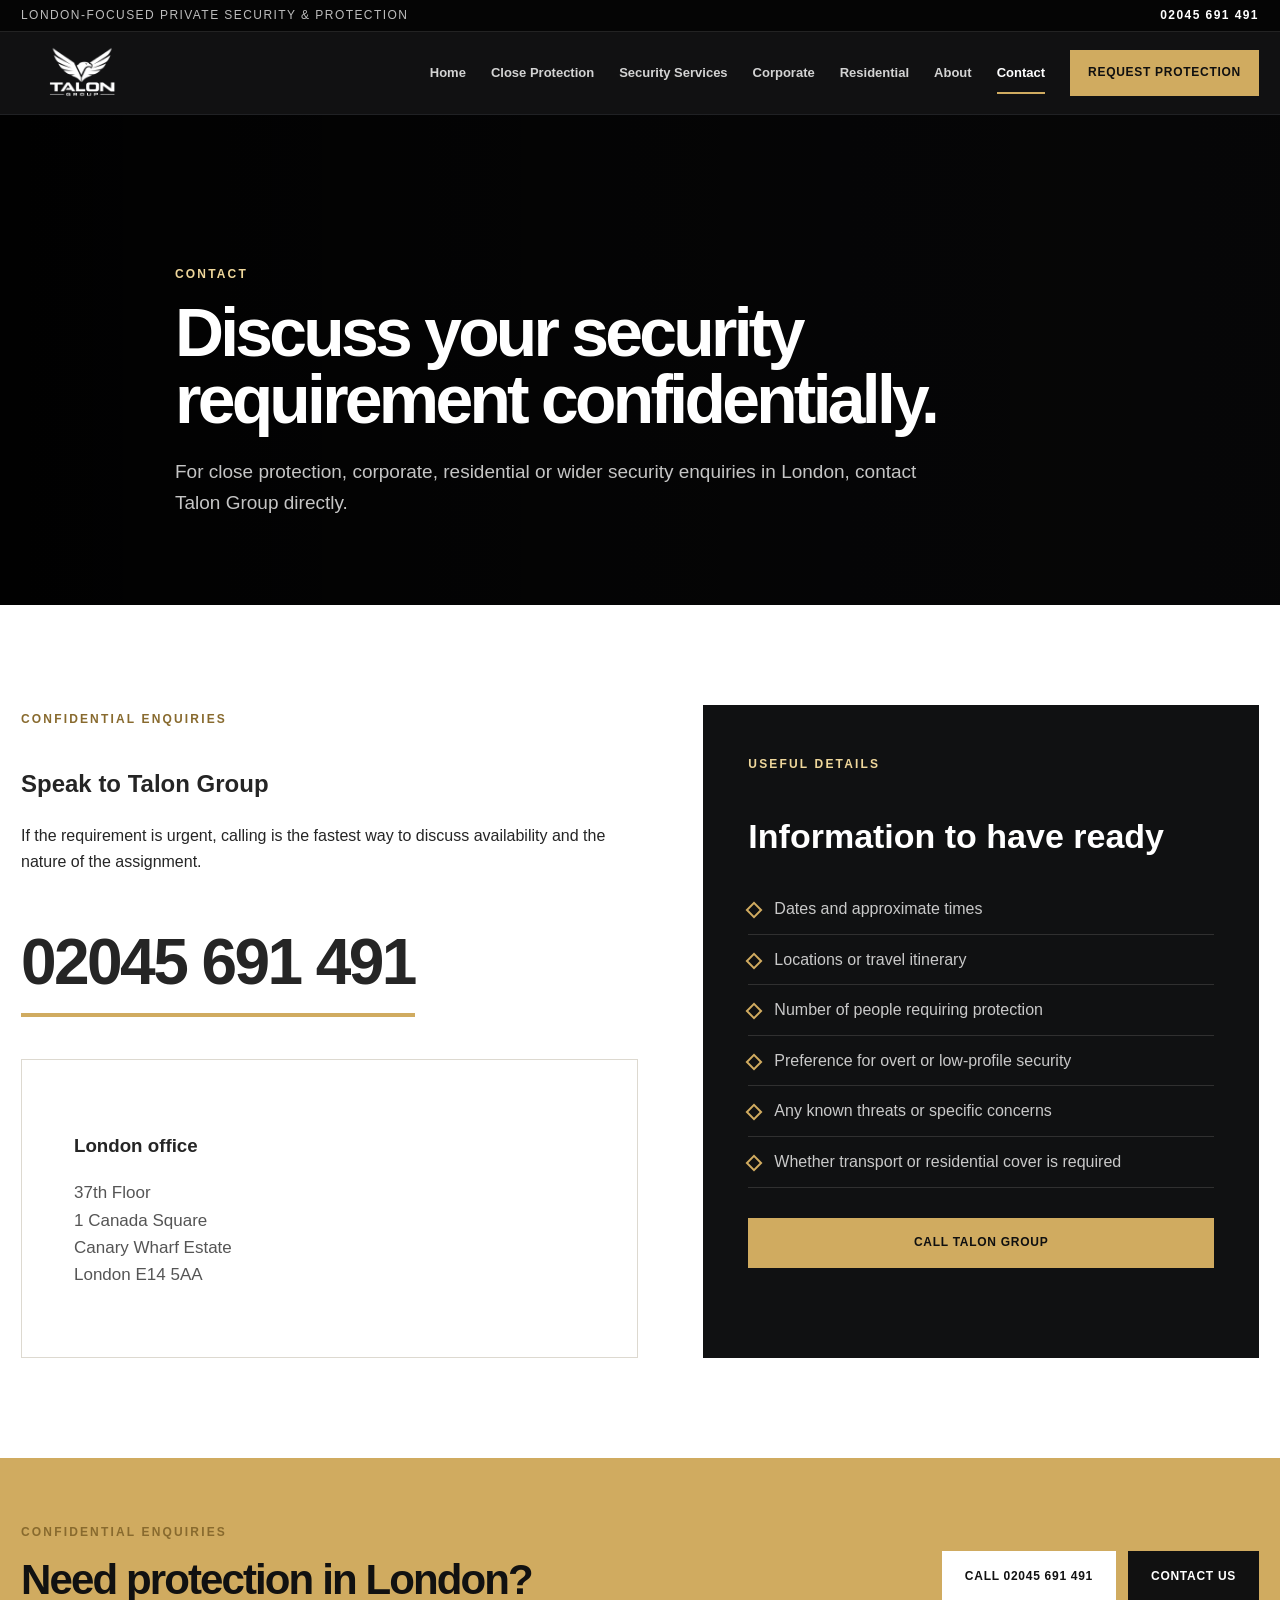
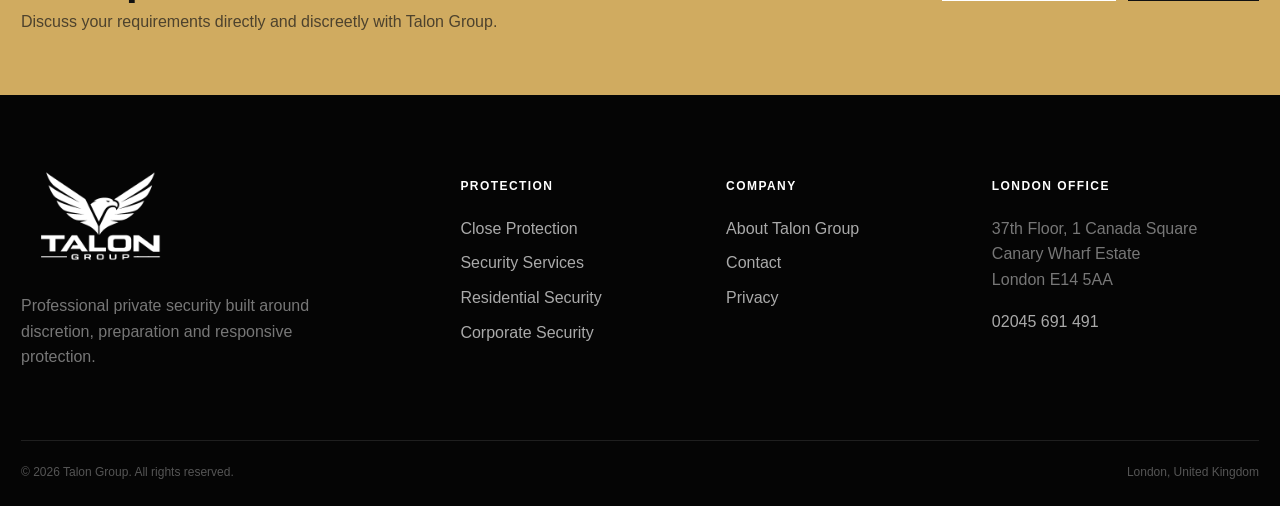
<file: contact/index.html>
<!DOCTYPE html>

<html lang="en-GB">
<head>
<meta charset="utf-8"/>
<meta content="width=device-width, initial-scale=1" name="viewport"/>
<title>Contact Talon Group | Security Enquiries London</title>
<meta content="Contact Talon Group for confidential close protection and private security enquiries in London." name="description"/>
<meta content="#0a0a0b" name="theme-color"/>
<link href="/favicon.ico" rel="icon" sizes="any"/>
<link href="/favicon.svg" rel="icon" type="image/svg+xml"/>
<link href="/favicon.png" rel="icon" type="image/png"/>
<link href="/apple-touch-icon.png" rel="apple-touch-icon"/>
<link href="/assets/css/style.css" rel="stylesheet"/>
<style>

:root{
  --ink:#0a0a0b;--ink2:#111214;--ink3:#18191b;--paper:#f4f2ed;--white:#fff;
  --gold:#d0ab60;--gold2:#efd79b;--muted:#a7a7a7;--text:#252525;--line:#ddd9d0;
  --max:1240px;--shadow:0 24px 70px rgba(0,0,0,.18)
}
*{box-sizing:border-box}html{scroll-behavior:smooth}body{margin:0;font-family:Arial,Helvetica,sans-serif;color:var(--text);background:#fff;line-height:1.6;-webkit-font-smoothing:antialiased}img{display:block;max-width:100%}a{text-decoration:none;color:inherit}button,input,textarea,select{font:inherit}.container{width:min(calc(100% - 42px),var(--max));margin-inline:auto}.skip{position:absolute;left:-9999px}.skip:focus{left:16px;top:16px;z-index:1000;background:#fff;padding:10px 14px}
.topbar{background:#050505;color:#bdbdbd;border-bottom:1px solid #232323;font-size:12px;letter-spacing:.12em;text-transform:uppercase}.topbar-inner{height:31px;display:flex;align-items:center;justify-content:space-between}.topbar a{color:#fff;font-weight:800}.site-header{background:rgba(10,10,11,.97);color:#fff;position:sticky;top:0;z-index:100;border-bottom:1px solid #202124;backdrop-filter:blur(10px)}.nav-wrap{height:82px;display:flex;align-items:center;gap:38px}.brand{width:122px;flex:0 0 auto}.brand img{width:100%;height:58px;object-fit:contain}.main-nav{margin-left:auto;display:flex;align-items:center;gap:25px}.main-nav>a:not(.nav-cta){font-size:13px;font-weight:700;color:#d3d3d3;position:relative;padding:31px 0}.main-nav>a:not(.nav-cta):after{content:"";position:absolute;left:0;right:100%;bottom:20px;height:2px;background:var(--gold);transition:.25s}.main-nav>a:hover,.main-nav>a.active{color:#fff}.main-nav>a:hover:after,.main-nav>a.active:after{right:0}.nav-cta{background:var(--gold);color:#101010;padding:13px 18px;font-size:12px;font-weight:900;text-transform:uppercase;letter-spacing:.06em}.menu-toggle{display:none;margin-left:auto;background:transparent;border:0;padding:8px}.menu-toggle span{display:block;width:28px;height:2px;background:#fff;margin:6px 0}
.eyebrow{display:inline-block;color:var(--gold2);font-size:12px;font-weight:900;text-transform:uppercase;letter-spacing:.18em;margin-bottom:16px}.eyebrow.dark{color:#886a2e}.hero{position:relative;min-height:720px;background:#060606;color:#fff;display:flex;align-items:center;overflow:hidden}.hero-bg{position:absolute;inset:0;background:url('/images/hero-new.jpg') center 38%/cover no-repeat;transform:scale(1.015)}.hero-bg:after{content:"";position:absolute;inset:0;background:linear-gradient(90deg,rgba(0,0,0,.88) 0%,rgba(0,0,0,.66) 42%,rgba(0,0,0,.18) 75%,rgba(0,0,0,.18) 100%),linear-gradient(0deg,rgba(0,0,0,.48),transparent 45%)}.hero-content{position:relative;z-index:2;padding:92px 0}.hero-copy{max-width:745px}.hero h1,.page-hero h1{font-size:clamp(55px,6.4vw,92px);line-height:.98;letter-spacing:-.055em;margin:0 0 24px}.hero .lead{font-size:20px;color:#d5d5d5;max-width:680px;margin:0 0 32px}.hero-actions,.cta-actions{display:flex;gap:12px;flex-wrap:wrap}.btn{display:inline-flex;align-items:center;justify-content:center;min-height:50px;padding:0 22px;border:1px solid transparent;text-transform:uppercase;letter-spacing:.06em;font-size:12px;font-weight:900;transition:.2s}.btn-gold{background:var(--gold);color:#101010}.btn-gold:hover{background:var(--gold2)}.btn-outline{border-color:#727272;color:#fff;background:rgba(0,0,0,.18)}.btn-outline:hover{border-color:#fff;background:#fff;color:#111}.btn-dark{background:#111;color:#fff}.btn-light{background:#fff;color:#111}.wide{width:100%}.hero-note{margin-top:28px;color:#999;font-size:11px;letter-spacing:.14em;text-transform:uppercase}.trust-strip{background:#0b0b0c;color:#fff;border-top:1px solid #232323;border-bottom:1px solid #232323}.trust-grid{display:grid;grid-template-columns:repeat(4,1fr)}.trust-grid>div{padding:26px 24px;border-right:1px solid #262628}.trust-grid>div:last-child{border-right:0}.trust-grid strong{display:block;font-size:17px;margin-bottom:2px}.trust-grid span{display:block;color:#757575;text-transform:uppercase;font-size:10px;letter-spacing:.11em}
.section{padding:100px 0}.section-soft{background:var(--paper)}.section-dark{background:var(--ink);color:#fff}.section-dark p{color:#aaa}.section-head{max-width:820px;margin-bottom:45px}.section-head h2,.split h2,.story h2,.cta-band h2{font-size:clamp(38px,4.2vw,60px);line-height:1.04;letter-spacing:-.045em;margin:0 0 18px}.section-head p{font-size:18px;color:#aaa}.split{display:grid;grid-template-columns:.9fr 1.1fr;gap:85px;align-items:start}.prose{font-size:18px;color:#555}.prose p:first-child{margin-top:0}.service-grid{display:grid;grid-template-columns:repeat(3,1fr);gap:1px;background:#303033;border:1px solid #303033}.service-card{position:relative;background:#111214;padding:38px;min-height:310px;overflow:hidden}.service-card:before{content:"";position:absolute;inset:0;background:linear-gradient(135deg,rgba(208,171,96,.10),transparent 45%);opacity:0;transition:.25s}.service-card:hover:before{opacity:1}.service-card .no{color:var(--gold);font-size:11px;font-weight:900;letter-spacing:.16em}.service-card h3{font-size:27px;line-height:1.1;margin:42px 0 15px;max-width:290px}.service-card p{font-size:15px;color:#8f8f8f}.service-card .arrow{position:absolute;left:38px;bottom:34px;color:#ddd;font-size:13px;font-weight:800}.service-card.featured{background:#171716}.service-card.featured h3{color:var(--gold2)}
.image-story{display:grid;grid-template-columns:1.05fr .95fr;align-items:stretch;min-height:590px}.image-story .visual{min-height:520px;background:center/cover no-repeat}.image-story .story{padding:76px clamp(36px,6vw,90px);display:flex;flex-direction:column;justify-content:center;background:#fff}.image-story.dark .story{background:#101112;color:#fff}.image-story.dark .story p{color:#aaa}.image-story .story p{font-size:17px;color:#565656}.tick-list{list-style:none;padding:0;margin:22px 0 30px}.tick-list li{position:relative;padding:12px 0 12px 26px;border-bottom:1px solid #e4e1da}.tick-list li:before{content:"";position:absolute;left:0;top:20px;width:8px;height:8px;border:2px solid var(--gold);transform:rotate(45deg)}.dark .tick-list li,.tick-list.light li{border-bottom-color:#303030;color:#c9c9c9}.text-link{display:inline-block;font-weight:900;border-bottom:1px solid currentColor;padding-bottom:3px}.coverage-card{background:#0d0d0e;color:#fff;padding:65px;position:relative;overflow:hidden}.coverage-card:after{content:"LONDON";position:absolute;right:-18px;bottom:-54px;font-size:150px;font-weight:900;letter-spacing:-.08em;color:#151516}.coverage-card>*{position:relative;z-index:1}.coverage-card p{max-width:820px;color:#aaa;font-size:18px}.tags{display:flex;flex-wrap:wrap;gap:8px;margin-top:28px}.tags span{border:1px solid #333;padding:9px 12px;color:#c5c5c5;font-size:11px;text-transform:uppercase;letter-spacing:.08em}
.page-hero{min-height:490px;position:relative;color:#fff;background:#09090a;display:flex;align-items:end;overflow:hidden}.page-hero.has-image:before{content:"";position:absolute;inset:0;background:var(--page-image) center/cover no-repeat}.page-hero:after{content:"";position:absolute;inset:0;background:linear-gradient(90deg,rgba(0,0,0,.90),rgba(0,0,0,.46) 62%,rgba(0,0,0,.30))}.page-hero-content{position:relative;z-index:2;padding:90px 0 68px;max-width:930px}.page-hero h1{font-size:clamp(48px,5.3vw,78px)}.page-hero p{font-size:19px;max-width:760px;color:#c5c5c5}.detail-grid{display:grid;grid-template-columns:repeat(2,1fr);gap:18px}.detail-card{border:1px solid #e0ddd5;padding:38px;background:#fff;min-height:280px}.detail-card .no{font-size:11px;font-weight:900;letter-spacing:.14em;color:#8c6d2f}.detail-card h2{font-size:31px;line-height:1.08;margin:38px 0 14px}.detail-card p{color:#5c5c5c}.process-grid{display:grid;grid-template-columns:repeat(4,1fr);gap:1px;background:#303033;border:1px solid #303033}.process-grid>div{background:#111214;padding:32px}.process-grid span{color:var(--gold);font-weight:900}.process-grid h3{font-size:22px}.process-grid p{color:#8c8c8c;font-size:14px}.office-card{border:1px solid var(--line);padding:52px;display:flex;justify-content:space-between;align-items:center;gap:40px}.office-card p{color:#555;font-size:17px}.contact-grid{display:grid;grid-template-columns:1fr .9fr;gap:65px}.phone-display{display:inline-block;font-size:clamp(38px,5vw,66px);font-weight:900;letter-spacing:-.04em;border-bottom:4px solid var(--gold);margin:20px 0 42px}.enquiry-panel{background:#101112;color:#fff;padding:45px}.enquiry-panel h2{font-size:34px;line-height:1.1}.legal{max-width:880px}.legal h2{font-size:30px;margin-top:40px}.legal p,.legal li{color:#555}
.cta-band{background:var(--gold);color:#111;padding:60px 0}.cta-inner{display:flex;justify-content:space-between;align-items:center;gap:45px}.cta-band h2{font-size:42px;margin-bottom:7px}.cta-band p{margin:0;color:#4d422d}.site-footer{background:#050505;color:#aaa;padding:70px 0 24px}.footer-grid{display:grid;grid-template-columns:1.45fr .8fr .8fr 1fr;gap:52px}.footer-brand img{width:160px;margin-bottom:22px}.footer-brand p{max-width:330px;color:#707070}.footer-grid h3{color:#fff;font-size:12px;text-transform:uppercase;letter-spacing:.12em;margin-bottom:20px}.footer-grid a{display:block;margin:9px 0}.footer-grid a:hover{color:#fff}.footer-grid p{color:#777}.footer-bottom{margin-top:54px;border-top:1px solid #1f1f1f;padding-top:22px;display:flex;justify-content:space-between;color:#555;font-size:12px}
@media(max-width:1000px){.main-nav{position:absolute;top:82px;left:0;right:0;background:#080809;display:none;flex-direction:column;align-items:stretch;padding:18px 24px 28px;border-top:1px solid #222;gap:0}.main-nav.open{display:flex}.main-nav>a:not(.nav-cta){padding:14px 0;border-bottom:1px solid #222}.main-nav>a:not(.nav-cta):after{display:none}.nav-cta{text-align:center;margin-top:15px}.menu-toggle{display:block}.split,.contact-grid{grid-template-columns:1fr;gap:45px}.service-grid{grid-template-columns:repeat(2,1fr)}.process-grid{grid-template-columns:repeat(2,1fr)}.image-story{grid-template-columns:1fr}.image-story .visual{min-height:470px}.footer-grid{grid-template-columns:repeat(2,1fr)}}
@media(max-width:700px){.container{width:min(calc(100% - 30px),var(--max))}.topbar-inner span{display:none}.topbar-inner{justify-content:center}.nav-wrap{height:70px}.brand{width:105px}.brand img{height:48px}.main-nav{top:70px}.hero{min-height:650px}.hero-content{padding:70px 0}.hero h1{font-size:51px}.hero .lead{font-size:18px}.trust-grid{grid-template-columns:repeat(2,1fr)}.trust-grid>div:nth-child(2){border-right:0}.trust-grid>div:nth-child(-n+2){border-bottom:1px solid #262628}.section{padding:74px 0}.service-grid,.detail-grid,.process-grid{grid-template-columns:1fr}.service-card{min-height:270px}.image-story .visual{min-height:340px}.image-story .story{padding:52px 28px}.coverage-card{padding:43px 28px}.coverage-card:after{font-size:80px}.page-hero{min-height:430px}.page-hero-content{padding:70px 0 52px}.page-hero h1{font-size:46px}.office-card,.cta-inner{flex-direction:column;align-items:flex-start}.footer-grid{grid-template-columns:1fr}.footer-bottom{flex-direction:column;gap:6px}.phone-display{font-size:38px}.cta-actions{width:100%}.cta-actions .btn{flex:1}.hero-actions .btn{width:100%}}

</style>
<script defer="" src="/assets/js/script.js"></script>
<link href="https://www.talongroup.co.uk/contact/" rel="canonical"/><meta content="Contact Talon Group | Security Enquiries London" property="og:title"/><meta content="Contact Talon Group for confidential close protection and private security enquiries in London." property="og:description"/><meta content="website" property="og:type"/><meta content="https://www.talongroup.co.uk/contact/" property="og:url"/></head>
<body>
<a class="skip" href="#main">Skip to content</a>
<div class="topbar"><div class="container topbar-inner"><span>London-focused private security &amp; protection</span><a href="tel:+442045691491">02045 691 491</a></div></div>
<header class="site-header"><div class="container nav-wrap">
<a aria-label="Talon Group home" class="brand" href="/"><img alt="Talon Group" src="/images/talon-logo-white.png"/></a>
<button aria-expanded="false" aria-label="Open navigation" class="menu-toggle" type="button"><span></span><span></span><span></span></button>
<nav aria-label="Primary navigation" class="main-nav"><a href="/">Home</a>
<a href="/close-protection/">Close Protection</a>
<a href="/services/">Security Services</a>
<a href="/corporate-security/">Corporate</a>
<a href="/residential-security/">Residential</a>
<a href="/about/">About</a>
<a class="active" href="/contact/">Contact</a><a class="nav-cta" href="/contact/">Request protection</a></nav>
</div></header>
<main id="main">
<section class="page-hero"><div class="container page-hero-content"><span class="eyebrow">Contact</span><h1>Discuss your security requirement confidentially.</h1><p>For close protection, corporate, residential or wider security enquiries in London, contact Talon Group directly.</p></div></section>
<section class="section"><div class="container contact-grid"><div><span class="eyebrow dark">Confidential enquiries</span><h2>Speak to Talon Group</h2><p>If the requirement is urgent, calling is the fastest way to discuss availability and the nature of the assignment.</p><a class="phone-display" href="tel:+442045691491">02045 691 491</a><div class="office-card"><div><h3>London office</h3><p>37th Floor<br/>1 Canada Square<br/>Canary Wharf Estate<br/>London E14 5AA</p></div></div></div><aside class="enquiry-panel"><span class="eyebrow">Useful details</span><h2>Information to have ready</h2><ul class="tick-list light"><li>Dates and approximate times</li><li>Locations or travel itinerary</li><li>Number of people requiring protection</li><li>Preference for overt or low-profile security</li><li>Any known threats or specific concerns</li><li>Whether transport or residential cover is required</li></ul><a class="btn btn-gold wide" href="tel:+442045691491">Call Talon Group</a></aside></div></section>
</main>
<section class="cta-band"><div class="container cta-inner"><div><span class="eyebrow dark">Confidential enquiries</span><h2>Need protection in London?</h2><p>Discuss your requirements directly and discreetly with Talon Group.</p></div><div class="cta-actions"><a class="btn btn-light" href="tel:+442045691491">Call 02045 691 491</a><a class="btn btn-dark" href="/contact/">Contact us</a></div></div></section>
<footer class="site-footer"><div class="container footer-grid"><div class="footer-brand"><img alt="Talon Group" src="/images/talon-logo-white.png"/><p>Professional private security built around discretion, preparation and responsive protection.</p></div><div><h3>Protection</h3><a href="/close-protection/">Close Protection</a><a href="/services/">Security Services</a><a href="/residential-security/">Residential Security</a><a href="/corporate-security/">Corporate Security</a></div><div><h3>Company</h3><a href="/about/">About Talon Group</a><a href="/contact/">Contact</a><a href="/privacy/">Privacy</a></div><div><h3>London office</h3><p>37th Floor, 1 Canada Square<br/>Canary Wharf Estate<br/>London E14 5AA</p><a href="tel:+442045691491">02045 691 491</a></div></div><div class="container footer-bottom"><span>© <span id="year"></span> Talon Group. All rights reserved.</span><span>London, United Kingdom</span></div></footer>
<script id="inline-fallback">

(() => {
  const button = document.querySelector('.menu-toggle');
  const nav = document.querySelector('.main-nav');
  if (button && nav) {
    button.addEventListener('click', () => {
      const open = nav.classList.toggle('open');
      button.setAttribute('aria-expanded', String(open));
      button.setAttribute('aria-label', open ? 'Close navigation' : 'Open navigation');
    });
    nav.querySelectorAll('a').forEach(a => a.addEventListener('click', () => {
      nav.classList.remove('open');
      button.setAttribute('aria-expanded', 'false');
    }));
  }
  const year = document.getElementById('year');
  if (year) year.textContent = new Date().getFullYear();
})();

</script>
</body></html>
</file>
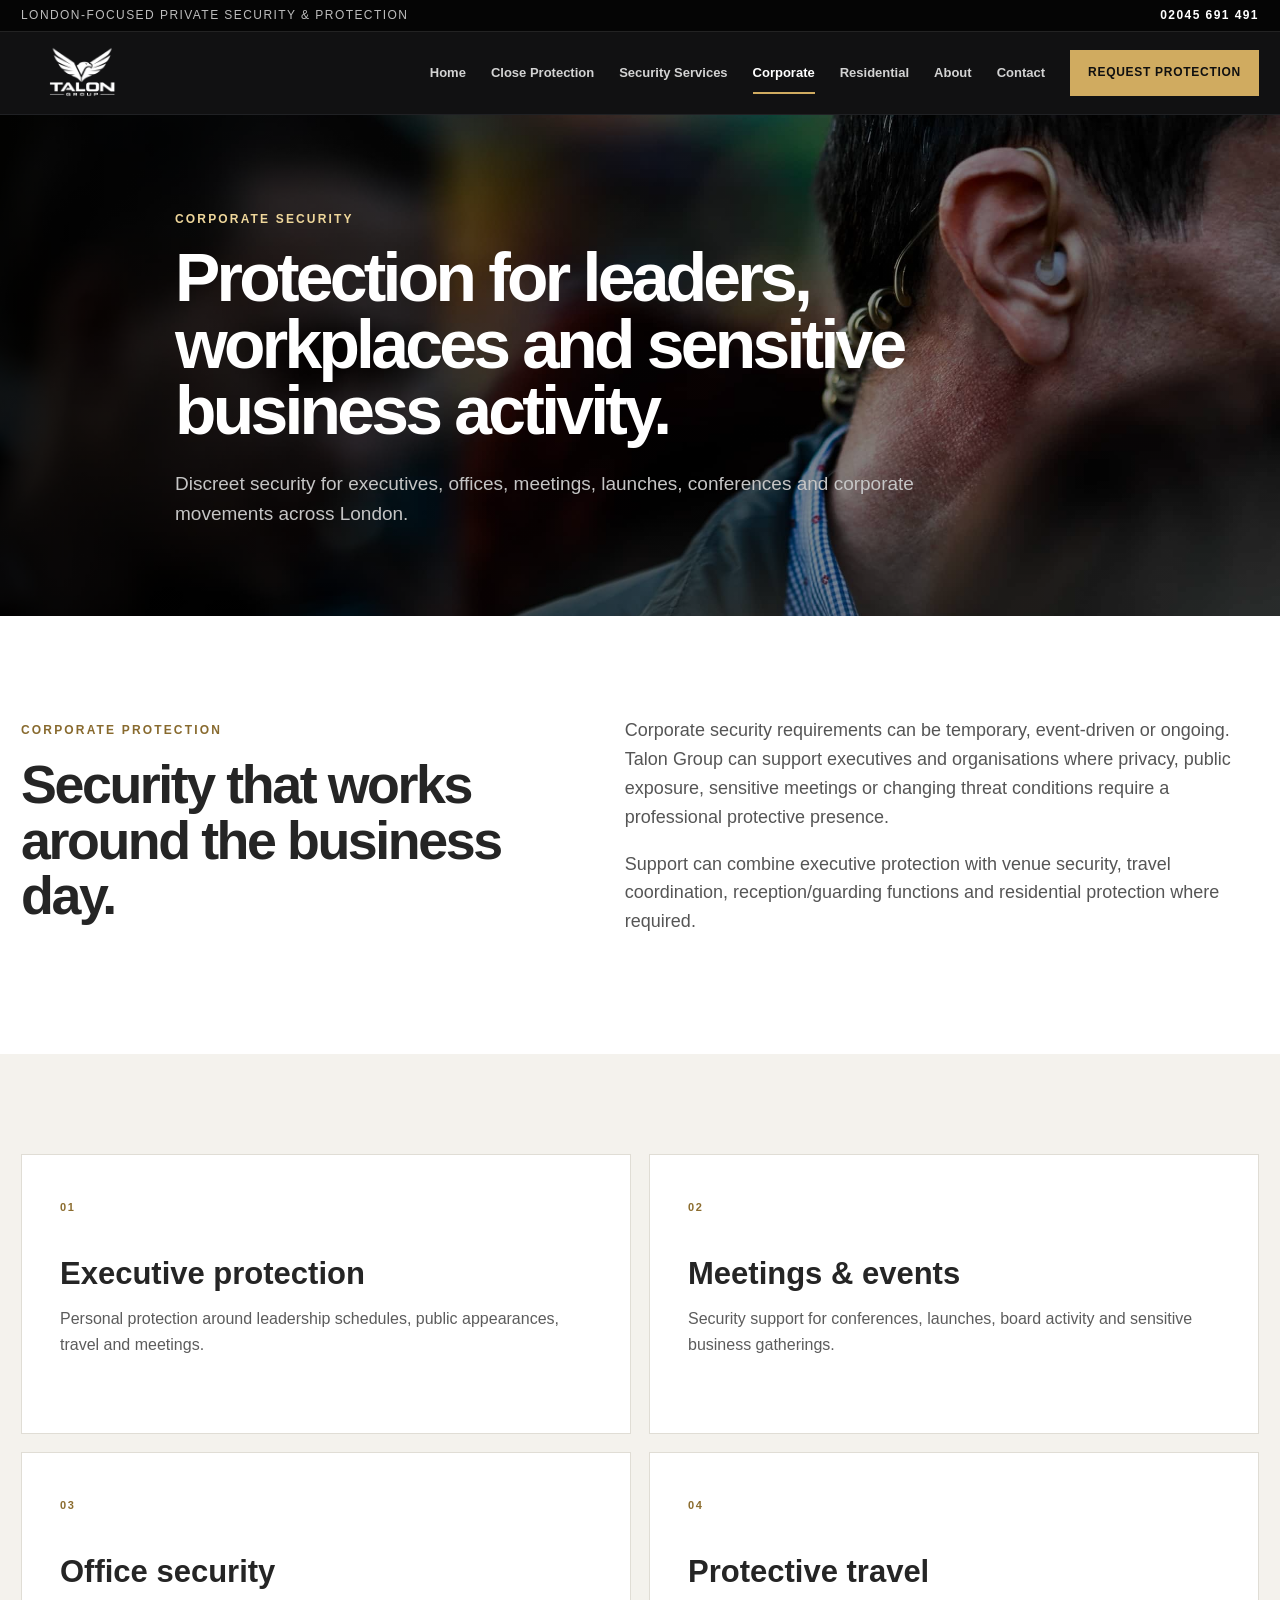
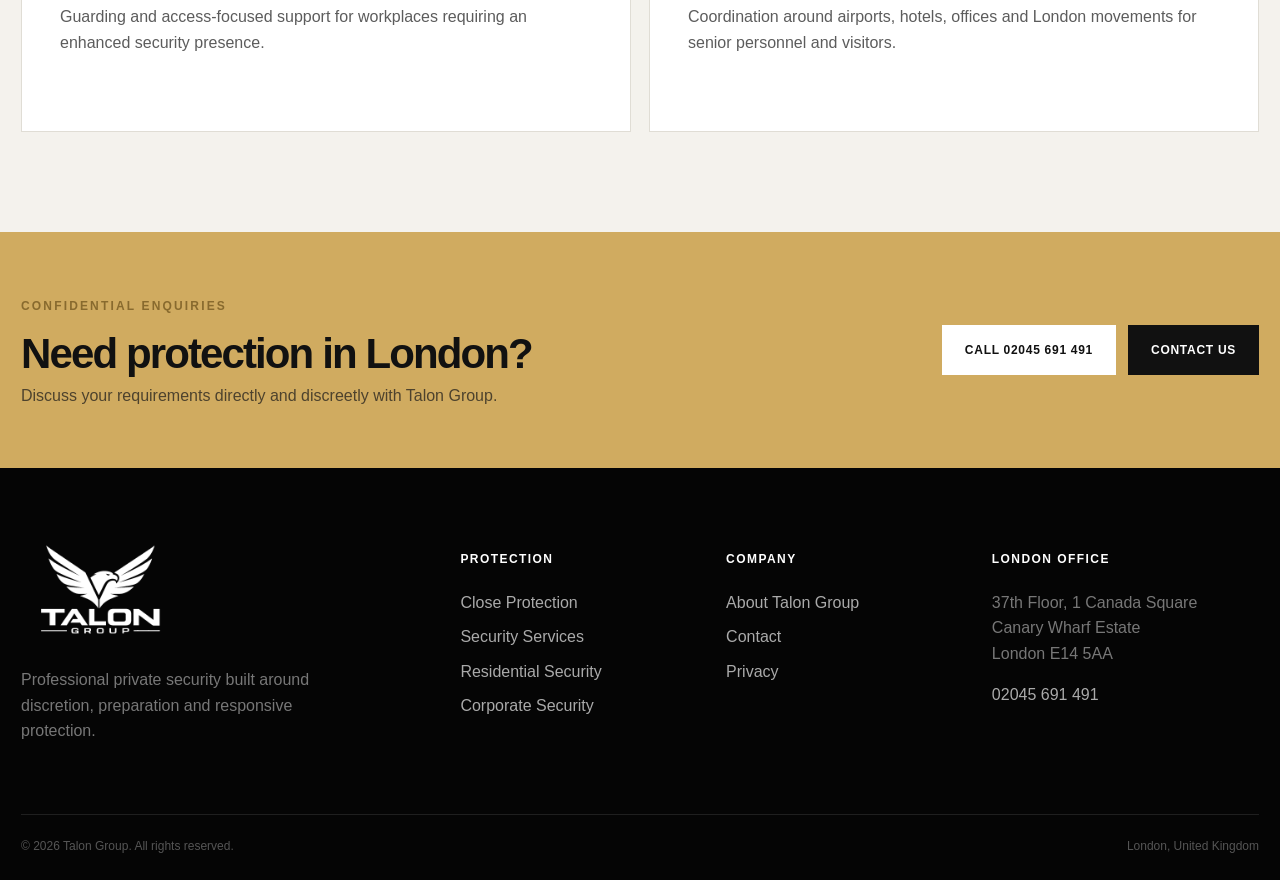
<file: corporate-security/index.html>
<!DOCTYPE html>

<html lang="en-GB">
<head>
<meta charset="utf-8"/>
<meta content="width=device-width, initial-scale=1" name="viewport"/>
<title>Corporate &amp; Executive Security London | Talon Group</title>
<meta content="Executive protection and corporate security support for leaders, workplaces, meetings and events across London." name="description"/>
<meta content="#0a0a0b" name="theme-color"/>
<link href="/favicon.ico" rel="icon" sizes="any"/>
<link href="/favicon.svg" rel="icon" type="image/svg+xml"/>
<link href="/favicon.png" rel="icon" type="image/png"/>
<link href="/apple-touch-icon.png" rel="apple-touch-icon"/>
<link href="/assets/css/style.css" rel="stylesheet"/>
<style>

:root{
  --ink:#0a0a0b;--ink2:#111214;--ink3:#18191b;--paper:#f4f2ed;--white:#fff;
  --gold:#d0ab60;--gold2:#efd79b;--muted:#a7a7a7;--text:#252525;--line:#ddd9d0;
  --max:1240px;--shadow:0 24px 70px rgba(0,0,0,.18)
}
*{box-sizing:border-box}html{scroll-behavior:smooth}body{margin:0;font-family:Arial,Helvetica,sans-serif;color:var(--text);background:#fff;line-height:1.6;-webkit-font-smoothing:antialiased}img{display:block;max-width:100%}a{text-decoration:none;color:inherit}button,input,textarea,select{font:inherit}.container{width:min(calc(100% - 42px),var(--max));margin-inline:auto}.skip{position:absolute;left:-9999px}.skip:focus{left:16px;top:16px;z-index:1000;background:#fff;padding:10px 14px}
.topbar{background:#050505;color:#bdbdbd;border-bottom:1px solid #232323;font-size:12px;letter-spacing:.12em;text-transform:uppercase}.topbar-inner{height:31px;display:flex;align-items:center;justify-content:space-between}.topbar a{color:#fff;font-weight:800}.site-header{background:rgba(10,10,11,.97);color:#fff;position:sticky;top:0;z-index:100;border-bottom:1px solid #202124;backdrop-filter:blur(10px)}.nav-wrap{height:82px;display:flex;align-items:center;gap:38px}.brand{width:122px;flex:0 0 auto}.brand img{width:100%;height:58px;object-fit:contain}.main-nav{margin-left:auto;display:flex;align-items:center;gap:25px}.main-nav>a:not(.nav-cta){font-size:13px;font-weight:700;color:#d3d3d3;position:relative;padding:31px 0}.main-nav>a:not(.nav-cta):after{content:"";position:absolute;left:0;right:100%;bottom:20px;height:2px;background:var(--gold);transition:.25s}.main-nav>a:hover,.main-nav>a.active{color:#fff}.main-nav>a:hover:after,.main-nav>a.active:after{right:0}.nav-cta{background:var(--gold);color:#101010;padding:13px 18px;font-size:12px;font-weight:900;text-transform:uppercase;letter-spacing:.06em}.menu-toggle{display:none;margin-left:auto;background:transparent;border:0;padding:8px}.menu-toggle span{display:block;width:28px;height:2px;background:#fff;margin:6px 0}
.eyebrow{display:inline-block;color:var(--gold2);font-size:12px;font-weight:900;text-transform:uppercase;letter-spacing:.18em;margin-bottom:16px}.eyebrow.dark{color:#886a2e}.hero{position:relative;min-height:720px;background:#060606;color:#fff;display:flex;align-items:center;overflow:hidden}.hero-bg{position:absolute;inset:0;background:url('/images/hero-new.jpg') center 38%/cover no-repeat;transform:scale(1.015)}.hero-bg:after{content:"";position:absolute;inset:0;background:linear-gradient(90deg,rgba(0,0,0,.88) 0%,rgba(0,0,0,.66) 42%,rgba(0,0,0,.18) 75%,rgba(0,0,0,.18) 100%),linear-gradient(0deg,rgba(0,0,0,.48),transparent 45%)}.hero-content{position:relative;z-index:2;padding:92px 0}.hero-copy{max-width:745px}.hero h1,.page-hero h1{font-size:clamp(55px,6.4vw,92px);line-height:.98;letter-spacing:-.055em;margin:0 0 24px}.hero .lead{font-size:20px;color:#d5d5d5;max-width:680px;margin:0 0 32px}.hero-actions,.cta-actions{display:flex;gap:12px;flex-wrap:wrap}.btn{display:inline-flex;align-items:center;justify-content:center;min-height:50px;padding:0 22px;border:1px solid transparent;text-transform:uppercase;letter-spacing:.06em;font-size:12px;font-weight:900;transition:.2s}.btn-gold{background:var(--gold);color:#101010}.btn-gold:hover{background:var(--gold2)}.btn-outline{border-color:#727272;color:#fff;background:rgba(0,0,0,.18)}.btn-outline:hover{border-color:#fff;background:#fff;color:#111}.btn-dark{background:#111;color:#fff}.btn-light{background:#fff;color:#111}.wide{width:100%}.hero-note{margin-top:28px;color:#999;font-size:11px;letter-spacing:.14em;text-transform:uppercase}.trust-strip{background:#0b0b0c;color:#fff;border-top:1px solid #232323;border-bottom:1px solid #232323}.trust-grid{display:grid;grid-template-columns:repeat(4,1fr)}.trust-grid>div{padding:26px 24px;border-right:1px solid #262628}.trust-grid>div:last-child{border-right:0}.trust-grid strong{display:block;font-size:17px;margin-bottom:2px}.trust-grid span{display:block;color:#757575;text-transform:uppercase;font-size:10px;letter-spacing:.11em}
.section{padding:100px 0}.section-soft{background:var(--paper)}.section-dark{background:var(--ink);color:#fff}.section-dark p{color:#aaa}.section-head{max-width:820px;margin-bottom:45px}.section-head h2,.split h2,.story h2,.cta-band h2{font-size:clamp(38px,4.2vw,60px);line-height:1.04;letter-spacing:-.045em;margin:0 0 18px}.section-head p{font-size:18px;color:#aaa}.split{display:grid;grid-template-columns:.9fr 1.1fr;gap:85px;align-items:start}.prose{font-size:18px;color:#555}.prose p:first-child{margin-top:0}.service-grid{display:grid;grid-template-columns:repeat(3,1fr);gap:1px;background:#303033;border:1px solid #303033}.service-card{position:relative;background:#111214;padding:38px;min-height:310px;overflow:hidden}.service-card:before{content:"";position:absolute;inset:0;background:linear-gradient(135deg,rgba(208,171,96,.10),transparent 45%);opacity:0;transition:.25s}.service-card:hover:before{opacity:1}.service-card .no{color:var(--gold);font-size:11px;font-weight:900;letter-spacing:.16em}.service-card h3{font-size:27px;line-height:1.1;margin:42px 0 15px;max-width:290px}.service-card p{font-size:15px;color:#8f8f8f}.service-card .arrow{position:absolute;left:38px;bottom:34px;color:#ddd;font-size:13px;font-weight:800}.service-card.featured{background:#171716}.service-card.featured h3{color:var(--gold2)}
.image-story{display:grid;grid-template-columns:1.05fr .95fr;align-items:stretch;min-height:590px}.image-story .visual{min-height:520px;background:center/cover no-repeat}.image-story .story{padding:76px clamp(36px,6vw,90px);display:flex;flex-direction:column;justify-content:center;background:#fff}.image-story.dark .story{background:#101112;color:#fff}.image-story.dark .story p{color:#aaa}.image-story .story p{font-size:17px;color:#565656}.tick-list{list-style:none;padding:0;margin:22px 0 30px}.tick-list li{position:relative;padding:12px 0 12px 26px;border-bottom:1px solid #e4e1da}.tick-list li:before{content:"";position:absolute;left:0;top:20px;width:8px;height:8px;border:2px solid var(--gold);transform:rotate(45deg)}.dark .tick-list li,.tick-list.light li{border-bottom-color:#303030;color:#c9c9c9}.text-link{display:inline-block;font-weight:900;border-bottom:1px solid currentColor;padding-bottom:3px}.coverage-card{background:#0d0d0e;color:#fff;padding:65px;position:relative;overflow:hidden}.coverage-card:after{content:"LONDON";position:absolute;right:-18px;bottom:-54px;font-size:150px;font-weight:900;letter-spacing:-.08em;color:#151516}.coverage-card>*{position:relative;z-index:1}.coverage-card p{max-width:820px;color:#aaa;font-size:18px}.tags{display:flex;flex-wrap:wrap;gap:8px;margin-top:28px}.tags span{border:1px solid #333;padding:9px 12px;color:#c5c5c5;font-size:11px;text-transform:uppercase;letter-spacing:.08em}
.page-hero{min-height:490px;position:relative;color:#fff;background:#09090a;display:flex;align-items:end;overflow:hidden}.page-hero.has-image:before{content:"";position:absolute;inset:0;background:var(--page-image) center/cover no-repeat}.page-hero:after{content:"";position:absolute;inset:0;background:linear-gradient(90deg,rgba(0,0,0,.90),rgba(0,0,0,.46) 62%,rgba(0,0,0,.30))}.page-hero-content{position:relative;z-index:2;padding:90px 0 68px;max-width:930px}.page-hero h1{font-size:clamp(48px,5.3vw,78px)}.page-hero p{font-size:19px;max-width:760px;color:#c5c5c5}.detail-grid{display:grid;grid-template-columns:repeat(2,1fr);gap:18px}.detail-card{border:1px solid #e0ddd5;padding:38px;background:#fff;min-height:280px}.detail-card .no{font-size:11px;font-weight:900;letter-spacing:.14em;color:#8c6d2f}.detail-card h2{font-size:31px;line-height:1.08;margin:38px 0 14px}.detail-card p{color:#5c5c5c}.process-grid{display:grid;grid-template-columns:repeat(4,1fr);gap:1px;background:#303033;border:1px solid #303033}.process-grid>div{background:#111214;padding:32px}.process-grid span{color:var(--gold);font-weight:900}.process-grid h3{font-size:22px}.process-grid p{color:#8c8c8c;font-size:14px}.office-card{border:1px solid var(--line);padding:52px;display:flex;justify-content:space-between;align-items:center;gap:40px}.office-card p{color:#555;font-size:17px}.contact-grid{display:grid;grid-template-columns:1fr .9fr;gap:65px}.phone-display{display:inline-block;font-size:clamp(38px,5vw,66px);font-weight:900;letter-spacing:-.04em;border-bottom:4px solid var(--gold);margin:20px 0 42px}.enquiry-panel{background:#101112;color:#fff;padding:45px}.enquiry-panel h2{font-size:34px;line-height:1.1}.legal{max-width:880px}.legal h2{font-size:30px;margin-top:40px}.legal p,.legal li{color:#555}
.cta-band{background:var(--gold);color:#111;padding:60px 0}.cta-inner{display:flex;justify-content:space-between;align-items:center;gap:45px}.cta-band h2{font-size:42px;margin-bottom:7px}.cta-band p{margin:0;color:#4d422d}.site-footer{background:#050505;color:#aaa;padding:70px 0 24px}.footer-grid{display:grid;grid-template-columns:1.45fr .8fr .8fr 1fr;gap:52px}.footer-brand img{width:160px;margin-bottom:22px}.footer-brand p{max-width:330px;color:#707070}.footer-grid h3{color:#fff;font-size:12px;text-transform:uppercase;letter-spacing:.12em;margin-bottom:20px}.footer-grid a{display:block;margin:9px 0}.footer-grid a:hover{color:#fff}.footer-grid p{color:#777}.footer-bottom{margin-top:54px;border-top:1px solid #1f1f1f;padding-top:22px;display:flex;justify-content:space-between;color:#555;font-size:12px}
@media(max-width:1000px){.main-nav{position:absolute;top:82px;left:0;right:0;background:#080809;display:none;flex-direction:column;align-items:stretch;padding:18px 24px 28px;border-top:1px solid #222;gap:0}.main-nav.open{display:flex}.main-nav>a:not(.nav-cta){padding:14px 0;border-bottom:1px solid #222}.main-nav>a:not(.nav-cta):after{display:none}.nav-cta{text-align:center;margin-top:15px}.menu-toggle{display:block}.split,.contact-grid{grid-template-columns:1fr;gap:45px}.service-grid{grid-template-columns:repeat(2,1fr)}.process-grid{grid-template-columns:repeat(2,1fr)}.image-story{grid-template-columns:1fr}.image-story .visual{min-height:470px}.footer-grid{grid-template-columns:repeat(2,1fr)}}
@media(max-width:700px){.container{width:min(calc(100% - 30px),var(--max))}.topbar-inner span{display:none}.topbar-inner{justify-content:center}.nav-wrap{height:70px}.brand{width:105px}.brand img{height:48px}.main-nav{top:70px}.hero{min-height:650px}.hero-content{padding:70px 0}.hero h1{font-size:51px}.hero .lead{font-size:18px}.trust-grid{grid-template-columns:repeat(2,1fr)}.trust-grid>div:nth-child(2){border-right:0}.trust-grid>div:nth-child(-n+2){border-bottom:1px solid #262628}.section{padding:74px 0}.service-grid,.detail-grid,.process-grid{grid-template-columns:1fr}.service-card{min-height:270px}.image-story .visual{min-height:340px}.image-story .story{padding:52px 28px}.coverage-card{padding:43px 28px}.coverage-card:after{font-size:80px}.page-hero{min-height:430px}.page-hero-content{padding:70px 0 52px}.page-hero h1{font-size:46px}.office-card,.cta-inner{flex-direction:column;align-items:flex-start}.footer-grid{grid-template-columns:1fr}.footer-bottom{flex-direction:column;gap:6px}.phone-display{font-size:38px}.cta-actions{width:100%}.cta-actions .btn{flex:1}.hero-actions .btn{width:100%}}

</style>
<script defer="" src="/assets/js/script.js"></script>
<link href="https://www.talongroup.co.uk/corporate-security/" rel="canonical"/><meta content="Corporate &amp; Executive Security London | Talon Group" property="og:title"/><meta content="Executive protection and corporate security support for leaders, workplaces, meetings and events across London." property="og:description"/><meta content="website" property="og:type"/><meta content="https://www.talongroup.co.uk/corporate-security/" property="og:url"/></head>
<body>
<a class="skip" href="#main">Skip to content</a>
<div class="topbar"><div class="container topbar-inner"><span>London-focused private security &amp; protection</span><a href="tel:+442045691491">02045 691 491</a></div></div>
<header class="site-header"><div class="container nav-wrap">
<a aria-label="Talon Group home" class="brand" href="/"><img alt="Talon Group" src="/images/talon-logo-white.png"/></a>
<button aria-expanded="false" aria-label="Open navigation" class="menu-toggle" type="button"><span></span><span></span><span></span></button>
<nav aria-label="Primary navigation" class="main-nav"><a href="/">Home</a>
<a href="/close-protection/">Close Protection</a>
<a href="/services/">Security Services</a>
<a class="active" href="/corporate-security/">Corporate</a>
<a href="/residential-security/">Residential</a>
<a href="/about/">About</a>
<a href="/contact/">Contact</a><a class="nav-cta" href="/contact/">Request protection</a></nav>
</div></header>
<main id="main">
<section class="page-hero has-image" style="--page-image:url('/images/hero-new.jpg')"><div class="container page-hero-content"><span class="eyebrow">Corporate Security</span><h1>Protection for leaders, workplaces and sensitive business activity.</h1><p>Discreet security for executives, offices, meetings, launches, conferences and corporate movements across London.</p></div></section>
<section class="section"><div class="container split"><div><span class="eyebrow dark">Corporate protection</span><h2>Security that works around the business day.</h2></div><div class="prose"><p>Corporate security requirements can be temporary, event-driven or ongoing. Talon Group can support executives and organisations where privacy, public exposure, sensitive meetings or changing threat conditions require a professional protective presence.</p><p>Support can combine executive protection with venue security, travel coordination, reception/guarding functions and residential protection where required.</p></div></div></section>
<section class="section section-soft"><div class="container"><div class="detail-grid"><div class="detail-card"><span class="no">01</span><h2>Executive protection</h2><p>Personal protection around leadership schedules, public appearances, travel and meetings.</p></div><div class="detail-card"><span class="no">02</span><h2>Meetings &amp; events</h2><p>Security support for conferences, launches, board activity and sensitive business gatherings.</p></div><div class="detail-card"><span class="no">03</span><h2>Office security</h2><p>Guarding and access-focused support for workplaces requiring an enhanced security presence.</p></div><div class="detail-card"><span class="no">04</span><h2>Protective travel</h2><p>Coordination around airports, hotels, offices and London movements for senior personnel and visitors.</p></div></div></div></section>
</main>
<section class="cta-band"><div class="container cta-inner"><div><span class="eyebrow dark">Confidential enquiries</span><h2>Need protection in London?</h2><p>Discuss your requirements directly and discreetly with Talon Group.</p></div><div class="cta-actions"><a class="btn btn-light" href="tel:+442045691491">Call 02045 691 491</a><a class="btn btn-dark" href="/contact/">Contact us</a></div></div></section>
<footer class="site-footer"><div class="container footer-grid"><div class="footer-brand"><img alt="Talon Group" src="/images/talon-logo-white.png"/><p>Professional private security built around discretion, preparation and responsive protection.</p></div><div><h3>Protection</h3><a href="/close-protection/">Close Protection</a><a href="/services/">Security Services</a><a href="/residential-security/">Residential Security</a><a href="/corporate-security/">Corporate Security</a></div><div><h3>Company</h3><a href="/about/">About Talon Group</a><a href="/contact/">Contact</a><a href="/privacy/">Privacy</a></div><div><h3>London office</h3><p>37th Floor, 1 Canada Square<br/>Canary Wharf Estate<br/>London E14 5AA</p><a href="tel:+442045691491">02045 691 491</a></div></div><div class="container footer-bottom"><span>© <span id="year"></span> Talon Group. All rights reserved.</span><span>London, United Kingdom</span></div></footer>
<script id="inline-fallback">

(() => {
  const button = document.querySelector('.menu-toggle');
  const nav = document.querySelector('.main-nav');
  if (button && nav) {
    button.addEventListener('click', () => {
      const open = nav.classList.toggle('open');
      button.setAttribute('aria-expanded', String(open));
      button.setAttribute('aria-label', open ? 'Close navigation' : 'Open navigation');
    });
    nav.querySelectorAll('a').forEach(a => a.addEventListener('click', () => {
      nav.classList.remove('open');
      button.setAttribute('aria-expanded', 'false');
    }));
  }
  const year = document.getElementById('year');
  if (year) year.textContent = new Date().getFullYear();
})();

</script>
</body></html>
</file>
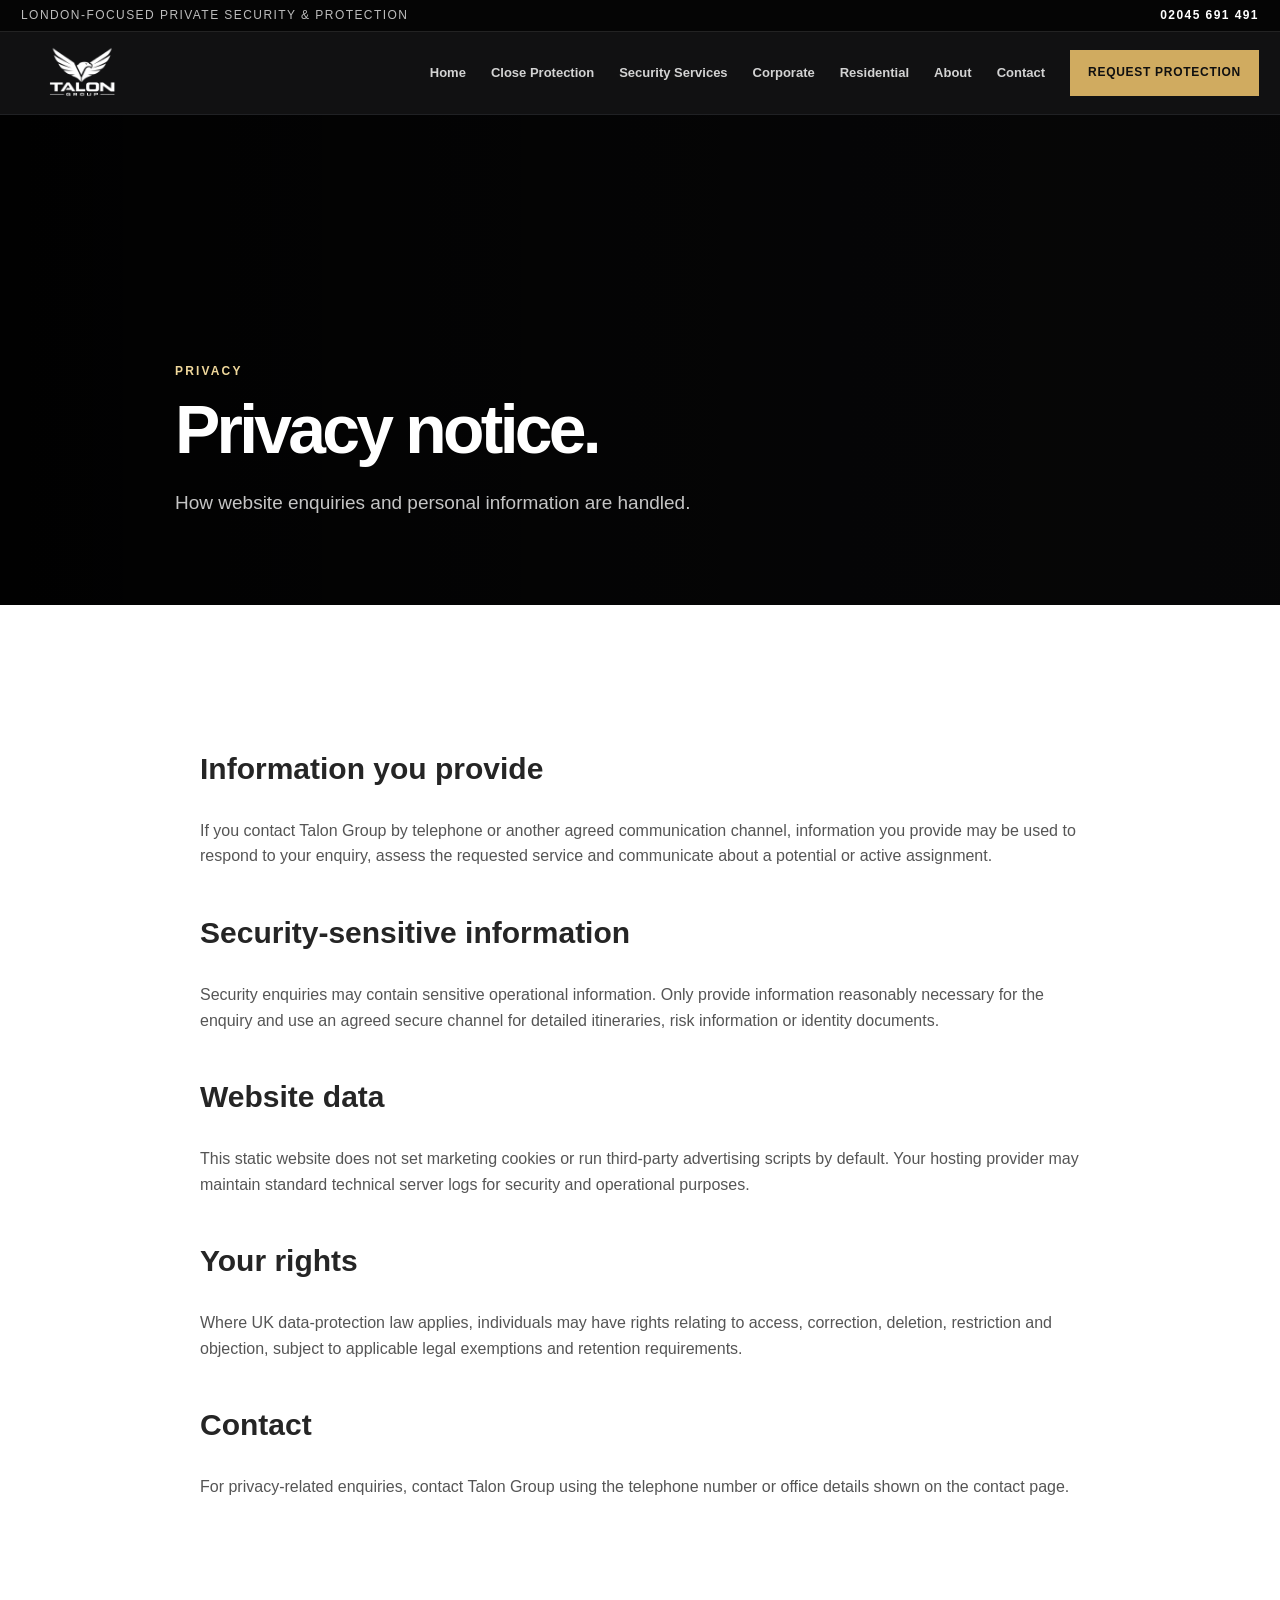
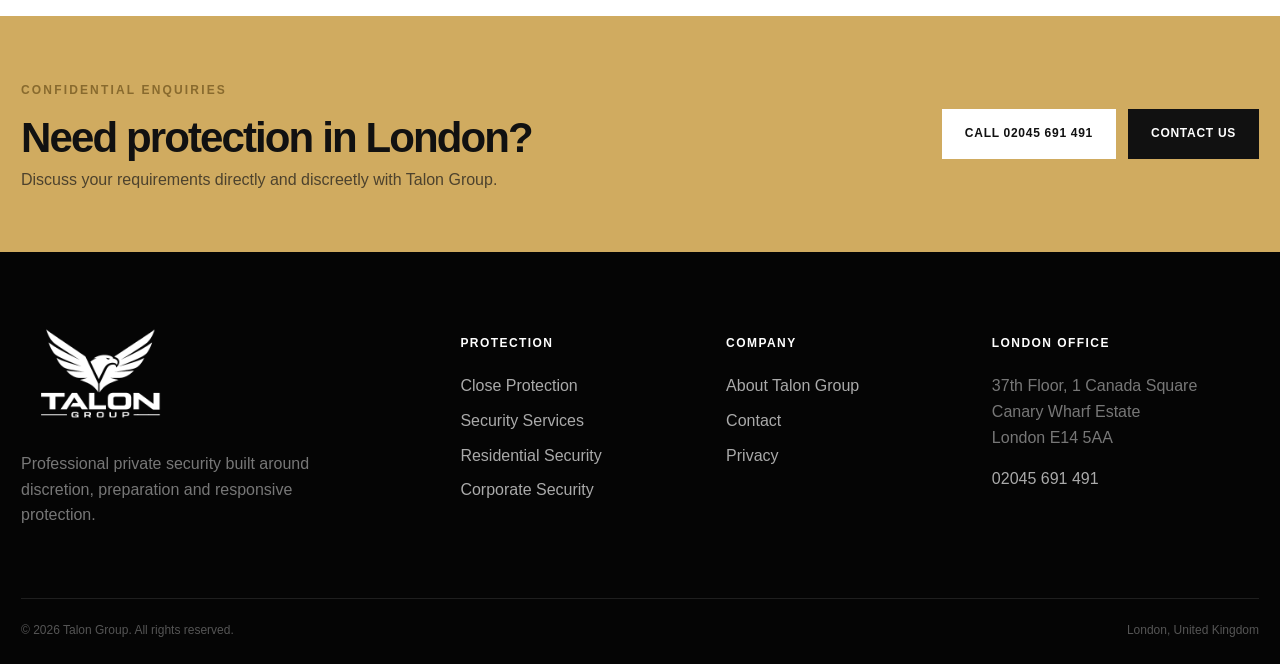
<file: privacy/index.html>
<!DOCTYPE html>

<html lang="en-GB">
<head>
<meta charset="utf-8"/>
<meta content="width=device-width, initial-scale=1" name="viewport"/>
<title>Privacy Notice | Talon Group</title>
<meta content="Privacy information for visitors and clients contacting Talon Group." name="description"/>
<meta content="#0a0a0b" name="theme-color"/>
<link href="/favicon.ico" rel="icon" sizes="any"/>
<link href="/favicon.svg" rel="icon" type="image/svg+xml"/>
<link href="/favicon.png" rel="icon" type="image/png"/>
<link href="/apple-touch-icon.png" rel="apple-touch-icon"/>
<link href="/assets/css/style.css" rel="stylesheet"/>
<style>

:root{
  --ink:#0a0a0b;--ink2:#111214;--ink3:#18191b;--paper:#f4f2ed;--white:#fff;
  --gold:#d0ab60;--gold2:#efd79b;--muted:#a7a7a7;--text:#252525;--line:#ddd9d0;
  --max:1240px;--shadow:0 24px 70px rgba(0,0,0,.18)
}
*{box-sizing:border-box}html{scroll-behavior:smooth}body{margin:0;font-family:Arial,Helvetica,sans-serif;color:var(--text);background:#fff;line-height:1.6;-webkit-font-smoothing:antialiased}img{display:block;max-width:100%}a{text-decoration:none;color:inherit}button,input,textarea,select{font:inherit}.container{width:min(calc(100% - 42px),var(--max));margin-inline:auto}.skip{position:absolute;left:-9999px}.skip:focus{left:16px;top:16px;z-index:1000;background:#fff;padding:10px 14px}
.topbar{background:#050505;color:#bdbdbd;border-bottom:1px solid #232323;font-size:12px;letter-spacing:.12em;text-transform:uppercase}.topbar-inner{height:31px;display:flex;align-items:center;justify-content:space-between}.topbar a{color:#fff;font-weight:800}.site-header{background:rgba(10,10,11,.97);color:#fff;position:sticky;top:0;z-index:100;border-bottom:1px solid #202124;backdrop-filter:blur(10px)}.nav-wrap{height:82px;display:flex;align-items:center;gap:38px}.brand{width:122px;flex:0 0 auto}.brand img{width:100%;height:58px;object-fit:contain}.main-nav{margin-left:auto;display:flex;align-items:center;gap:25px}.main-nav>a:not(.nav-cta){font-size:13px;font-weight:700;color:#d3d3d3;position:relative;padding:31px 0}.main-nav>a:not(.nav-cta):after{content:"";position:absolute;left:0;right:100%;bottom:20px;height:2px;background:var(--gold);transition:.25s}.main-nav>a:hover,.main-nav>a.active{color:#fff}.main-nav>a:hover:after,.main-nav>a.active:after{right:0}.nav-cta{background:var(--gold);color:#101010;padding:13px 18px;font-size:12px;font-weight:900;text-transform:uppercase;letter-spacing:.06em}.menu-toggle{display:none;margin-left:auto;background:transparent;border:0;padding:8px}.menu-toggle span{display:block;width:28px;height:2px;background:#fff;margin:6px 0}
.eyebrow{display:inline-block;color:var(--gold2);font-size:12px;font-weight:900;text-transform:uppercase;letter-spacing:.18em;margin-bottom:16px}.eyebrow.dark{color:#886a2e}.hero{position:relative;min-height:720px;background:#060606;color:#fff;display:flex;align-items:center;overflow:hidden}.hero-bg{position:absolute;inset:0;background:url('/images/hero-new.jpg') center 38%/cover no-repeat;transform:scale(1.015)}.hero-bg:after{content:"";position:absolute;inset:0;background:linear-gradient(90deg,rgba(0,0,0,.88) 0%,rgba(0,0,0,.66) 42%,rgba(0,0,0,.18) 75%,rgba(0,0,0,.18) 100%),linear-gradient(0deg,rgba(0,0,0,.48),transparent 45%)}.hero-content{position:relative;z-index:2;padding:92px 0}.hero-copy{max-width:745px}.hero h1,.page-hero h1{font-size:clamp(55px,6.4vw,92px);line-height:.98;letter-spacing:-.055em;margin:0 0 24px}.hero .lead{font-size:20px;color:#d5d5d5;max-width:680px;margin:0 0 32px}.hero-actions,.cta-actions{display:flex;gap:12px;flex-wrap:wrap}.btn{display:inline-flex;align-items:center;justify-content:center;min-height:50px;padding:0 22px;border:1px solid transparent;text-transform:uppercase;letter-spacing:.06em;font-size:12px;font-weight:900;transition:.2s}.btn-gold{background:var(--gold);color:#101010}.btn-gold:hover{background:var(--gold2)}.btn-outline{border-color:#727272;color:#fff;background:rgba(0,0,0,.18)}.btn-outline:hover{border-color:#fff;background:#fff;color:#111}.btn-dark{background:#111;color:#fff}.btn-light{background:#fff;color:#111}.wide{width:100%}.hero-note{margin-top:28px;color:#999;font-size:11px;letter-spacing:.14em;text-transform:uppercase}.trust-strip{background:#0b0b0c;color:#fff;border-top:1px solid #232323;border-bottom:1px solid #232323}.trust-grid{display:grid;grid-template-columns:repeat(4,1fr)}.trust-grid>div{padding:26px 24px;border-right:1px solid #262628}.trust-grid>div:last-child{border-right:0}.trust-grid strong{display:block;font-size:17px;margin-bottom:2px}.trust-grid span{display:block;color:#757575;text-transform:uppercase;font-size:10px;letter-spacing:.11em}
.section{padding:100px 0}.section-soft{background:var(--paper)}.section-dark{background:var(--ink);color:#fff}.section-dark p{color:#aaa}.section-head{max-width:820px;margin-bottom:45px}.section-head h2,.split h2,.story h2,.cta-band h2{font-size:clamp(38px,4.2vw,60px);line-height:1.04;letter-spacing:-.045em;margin:0 0 18px}.section-head p{font-size:18px;color:#aaa}.split{display:grid;grid-template-columns:.9fr 1.1fr;gap:85px;align-items:start}.prose{font-size:18px;color:#555}.prose p:first-child{margin-top:0}.service-grid{display:grid;grid-template-columns:repeat(3,1fr);gap:1px;background:#303033;border:1px solid #303033}.service-card{position:relative;background:#111214;padding:38px;min-height:310px;overflow:hidden}.service-card:before{content:"";position:absolute;inset:0;background:linear-gradient(135deg,rgba(208,171,96,.10),transparent 45%);opacity:0;transition:.25s}.service-card:hover:before{opacity:1}.service-card .no{color:var(--gold);font-size:11px;font-weight:900;letter-spacing:.16em}.service-card h3{font-size:27px;line-height:1.1;margin:42px 0 15px;max-width:290px}.service-card p{font-size:15px;color:#8f8f8f}.service-card .arrow{position:absolute;left:38px;bottom:34px;color:#ddd;font-size:13px;font-weight:800}.service-card.featured{background:#171716}.service-card.featured h3{color:var(--gold2)}
.image-story{display:grid;grid-template-columns:1.05fr .95fr;align-items:stretch;min-height:590px}.image-story .visual{min-height:520px;background:center/cover no-repeat}.image-story .story{padding:76px clamp(36px,6vw,90px);display:flex;flex-direction:column;justify-content:center;background:#fff}.image-story.dark .story{background:#101112;color:#fff}.image-story.dark .story p{color:#aaa}.image-story .story p{font-size:17px;color:#565656}.tick-list{list-style:none;padding:0;margin:22px 0 30px}.tick-list li{position:relative;padding:12px 0 12px 26px;border-bottom:1px solid #e4e1da}.tick-list li:before{content:"";position:absolute;left:0;top:20px;width:8px;height:8px;border:2px solid var(--gold);transform:rotate(45deg)}.dark .tick-list li,.tick-list.light li{border-bottom-color:#303030;color:#c9c9c9}.text-link{display:inline-block;font-weight:900;border-bottom:1px solid currentColor;padding-bottom:3px}.coverage-card{background:#0d0d0e;color:#fff;padding:65px;position:relative;overflow:hidden}.coverage-card:after{content:"LONDON";position:absolute;right:-18px;bottom:-54px;font-size:150px;font-weight:900;letter-spacing:-.08em;color:#151516}.coverage-card>*{position:relative;z-index:1}.coverage-card p{max-width:820px;color:#aaa;font-size:18px}.tags{display:flex;flex-wrap:wrap;gap:8px;margin-top:28px}.tags span{border:1px solid #333;padding:9px 12px;color:#c5c5c5;font-size:11px;text-transform:uppercase;letter-spacing:.08em}
.page-hero{min-height:490px;position:relative;color:#fff;background:#09090a;display:flex;align-items:end;overflow:hidden}.page-hero.has-image:before{content:"";position:absolute;inset:0;background:var(--page-image) center/cover no-repeat}.page-hero:after{content:"";position:absolute;inset:0;background:linear-gradient(90deg,rgba(0,0,0,.90),rgba(0,0,0,.46) 62%,rgba(0,0,0,.30))}.page-hero-content{position:relative;z-index:2;padding:90px 0 68px;max-width:930px}.page-hero h1{font-size:clamp(48px,5.3vw,78px)}.page-hero p{font-size:19px;max-width:760px;color:#c5c5c5}.detail-grid{display:grid;grid-template-columns:repeat(2,1fr);gap:18px}.detail-card{border:1px solid #e0ddd5;padding:38px;background:#fff;min-height:280px}.detail-card .no{font-size:11px;font-weight:900;letter-spacing:.14em;color:#8c6d2f}.detail-card h2{font-size:31px;line-height:1.08;margin:38px 0 14px}.detail-card p{color:#5c5c5c}.process-grid{display:grid;grid-template-columns:repeat(4,1fr);gap:1px;background:#303033;border:1px solid #303033}.process-grid>div{background:#111214;padding:32px}.process-grid span{color:var(--gold);font-weight:900}.process-grid h3{font-size:22px}.process-grid p{color:#8c8c8c;font-size:14px}.office-card{border:1px solid var(--line);padding:52px;display:flex;justify-content:space-between;align-items:center;gap:40px}.office-card p{color:#555;font-size:17px}.contact-grid{display:grid;grid-template-columns:1fr .9fr;gap:65px}.phone-display{display:inline-block;font-size:clamp(38px,5vw,66px);font-weight:900;letter-spacing:-.04em;border-bottom:4px solid var(--gold);margin:20px 0 42px}.enquiry-panel{background:#101112;color:#fff;padding:45px}.enquiry-panel h2{font-size:34px;line-height:1.1}.legal{max-width:880px}.legal h2{font-size:30px;margin-top:40px}.legal p,.legal li{color:#555}
.cta-band{background:var(--gold);color:#111;padding:60px 0}.cta-inner{display:flex;justify-content:space-between;align-items:center;gap:45px}.cta-band h2{font-size:42px;margin-bottom:7px}.cta-band p{margin:0;color:#4d422d}.site-footer{background:#050505;color:#aaa;padding:70px 0 24px}.footer-grid{display:grid;grid-template-columns:1.45fr .8fr .8fr 1fr;gap:52px}.footer-brand img{width:160px;margin-bottom:22px}.footer-brand p{max-width:330px;color:#707070}.footer-grid h3{color:#fff;font-size:12px;text-transform:uppercase;letter-spacing:.12em;margin-bottom:20px}.footer-grid a{display:block;margin:9px 0}.footer-grid a:hover{color:#fff}.footer-grid p{color:#777}.footer-bottom{margin-top:54px;border-top:1px solid #1f1f1f;padding-top:22px;display:flex;justify-content:space-between;color:#555;font-size:12px}
@media(max-width:1000px){.main-nav{position:absolute;top:82px;left:0;right:0;background:#080809;display:none;flex-direction:column;align-items:stretch;padding:18px 24px 28px;border-top:1px solid #222;gap:0}.main-nav.open{display:flex}.main-nav>a:not(.nav-cta){padding:14px 0;border-bottom:1px solid #222}.main-nav>a:not(.nav-cta):after{display:none}.nav-cta{text-align:center;margin-top:15px}.menu-toggle{display:block}.split,.contact-grid{grid-template-columns:1fr;gap:45px}.service-grid{grid-template-columns:repeat(2,1fr)}.process-grid{grid-template-columns:repeat(2,1fr)}.image-story{grid-template-columns:1fr}.image-story .visual{min-height:470px}.footer-grid{grid-template-columns:repeat(2,1fr)}}
@media(max-width:700px){.container{width:min(calc(100% - 30px),var(--max))}.topbar-inner span{display:none}.topbar-inner{justify-content:center}.nav-wrap{height:70px}.brand{width:105px}.brand img{height:48px}.main-nav{top:70px}.hero{min-height:650px}.hero-content{padding:70px 0}.hero h1{font-size:51px}.hero .lead{font-size:18px}.trust-grid{grid-template-columns:repeat(2,1fr)}.trust-grid>div:nth-child(2){border-right:0}.trust-grid>div:nth-child(-n+2){border-bottom:1px solid #262628}.section{padding:74px 0}.service-grid,.detail-grid,.process-grid{grid-template-columns:1fr}.service-card{min-height:270px}.image-story .visual{min-height:340px}.image-story .story{padding:52px 28px}.coverage-card{padding:43px 28px}.coverage-card:after{font-size:80px}.page-hero{min-height:430px}.page-hero-content{padding:70px 0 52px}.page-hero h1{font-size:46px}.office-card,.cta-inner{flex-direction:column;align-items:flex-start}.footer-grid{grid-template-columns:1fr}.footer-bottom{flex-direction:column;gap:6px}.phone-display{font-size:38px}.cta-actions{width:100%}.cta-actions .btn{flex:1}.hero-actions .btn{width:100%}}

</style>
<script defer="" src="/assets/js/script.js"></script>
<link href="https://www.talongroup.co.uk/privacy/" rel="canonical"/><meta content="Privacy Notice | Talon Group" property="og:title"/><meta content="Privacy information for visitors and clients contacting Talon Group." property="og:description"/><meta content="website" property="og:type"/><meta content="https://www.talongroup.co.uk/privacy/" property="og:url"/></head>
<body>
<a class="skip" href="#main">Skip to content</a>
<div class="topbar"><div class="container topbar-inner"><span>London-focused private security &amp; protection</span><a href="tel:+442045691491">02045 691 491</a></div></div>
<header class="site-header"><div class="container nav-wrap">
<a aria-label="Talon Group home" class="brand" href="/"><img alt="Talon Group" src="/images/talon-logo-white.png"/></a>
<button aria-expanded="false" aria-label="Open navigation" class="menu-toggle" type="button"><span></span><span></span><span></span></button>
<nav aria-label="Primary navigation" class="main-nav"><a href="/">Home</a>
<a href="/close-protection/">Close Protection</a>
<a href="/services/">Security Services</a>
<a href="/corporate-security/">Corporate</a>
<a href="/residential-security/">Residential</a>
<a href="/about/">About</a>
<a href="/contact/">Contact</a><a class="nav-cta" href="/contact/">Request protection</a></nav>
</div></header>
<main id="main">
<section class="page-hero"><div class="container page-hero-content"><span class="eyebrow">Privacy</span><h1>Privacy notice.</h1><p>How website enquiries and personal information are handled.</p></div></section>
<section class="section"><div class="container legal"><h2>Information you provide</h2><p>If you contact Talon Group by telephone or another agreed communication channel, information you provide may be used to respond to your enquiry, assess the requested service and communicate about a potential or active assignment.</p><h2>Security-sensitive information</h2><p>Security enquiries may contain sensitive operational information. Only provide information reasonably necessary for the enquiry and use an agreed secure channel for detailed itineraries, risk information or identity documents.</p><h2>Website data</h2><p>This static website does not set marketing cookies or run third-party advertising scripts by default. Your hosting provider may maintain standard technical server logs for security and operational purposes.</p><h2>Your rights</h2><p>Where UK data-protection law applies, individuals may have rights relating to access, correction, deletion, restriction and objection, subject to applicable legal exemptions and retention requirements.</p><h2>Contact</h2><p>For privacy-related enquiries, contact Talon Group using the telephone number or office details shown on the contact page.</p></div></section>
</main>
<section class="cta-band"><div class="container cta-inner"><div><span class="eyebrow dark">Confidential enquiries</span><h2>Need protection in London?</h2><p>Discuss your requirements directly and discreetly with Talon Group.</p></div><div class="cta-actions"><a class="btn btn-light" href="tel:+442045691491">Call 02045 691 491</a><a class="btn btn-dark" href="/contact/">Contact us</a></div></div></section>
<footer class="site-footer"><div class="container footer-grid"><div class="footer-brand"><img alt="Talon Group" src="/images/talon-logo-white.png"/><p>Professional private security built around discretion, preparation and responsive protection.</p></div><div><h3>Protection</h3><a href="/close-protection/">Close Protection</a><a href="/services/">Security Services</a><a href="/residential-security/">Residential Security</a><a href="/corporate-security/">Corporate Security</a></div><div><h3>Company</h3><a href="/about/">About Talon Group</a><a href="/contact/">Contact</a><a href="/privacy/">Privacy</a></div><div><h3>London office</h3><p>37th Floor, 1 Canada Square<br/>Canary Wharf Estate<br/>London E14 5AA</p><a href="tel:+442045691491">02045 691 491</a></div></div><div class="container footer-bottom"><span>© <span id="year"></span> Talon Group. All rights reserved.</span><span>London, United Kingdom</span></div></footer>
<script id="inline-fallback">

(() => {
  const button = document.querySelector('.menu-toggle');
  const nav = document.querySelector('.main-nav');
  if (button && nav) {
    button.addEventListener('click', () => {
      const open = nav.classList.toggle('open');
      button.setAttribute('aria-expanded', String(open));
      button.setAttribute('aria-label', open ? 'Close navigation' : 'Open navigation');
    });
    nav.querySelectorAll('a').forEach(a => a.addEventListener('click', () => {
      nav.classList.remove('open');
      button.setAttribute('aria-expanded', 'false');
    }));
  }
  const year = document.getElementById('year');
  if (year) year.textContent = new Date().getFullYear();
})();

</script>
</body></html>
</file>
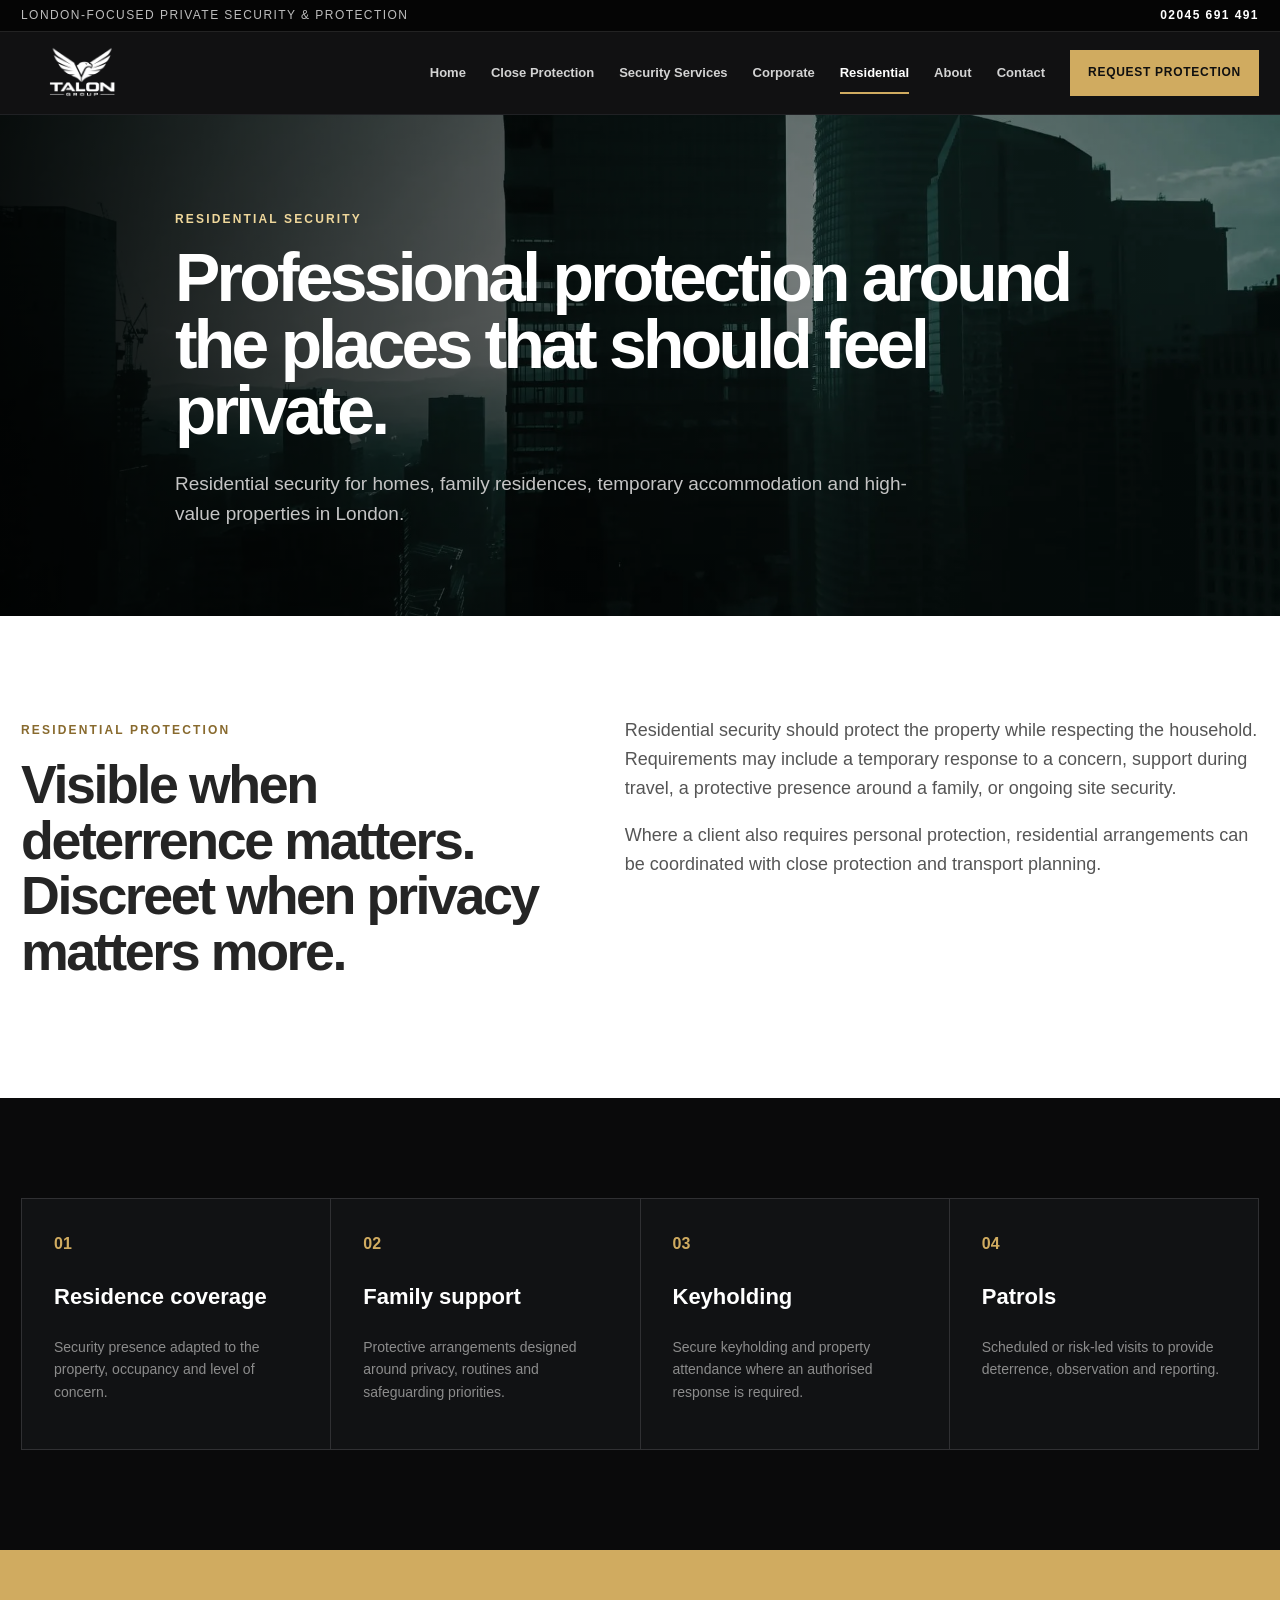
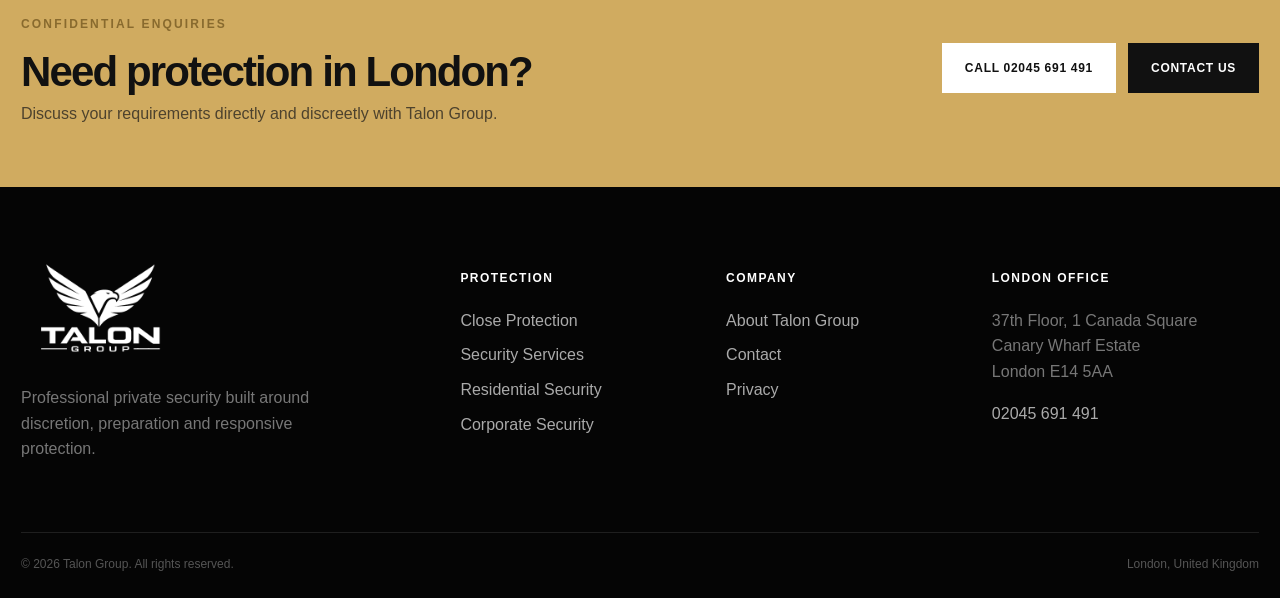
<file: residential-security/index.html>
<!DOCTYPE html>

<html lang="en-GB">
<head>
<meta charset="utf-8"/>
<meta content="width=device-width, initial-scale=1" name="viewport"/>
<title>Residential Security London | Talon Group</title>
<meta content="Residential security, keyholding and protective support for private homes, families and high-value properties in London." name="description"/>
<meta content="#0a0a0b" name="theme-color"/>
<link href="/favicon.ico" rel="icon" sizes="any"/>
<link href="/favicon.svg" rel="icon" type="image/svg+xml"/>
<link href="/favicon.png" rel="icon" type="image/png"/>
<link href="/apple-touch-icon.png" rel="apple-touch-icon"/>
<link href="/assets/css/style.css" rel="stylesheet"/>
<style>

:root{
  --ink:#0a0a0b;--ink2:#111214;--ink3:#18191b;--paper:#f4f2ed;--white:#fff;
  --gold:#d0ab60;--gold2:#efd79b;--muted:#a7a7a7;--text:#252525;--line:#ddd9d0;
  --max:1240px;--shadow:0 24px 70px rgba(0,0,0,.18)
}
*{box-sizing:border-box}html{scroll-behavior:smooth}body{margin:0;font-family:Arial,Helvetica,sans-serif;color:var(--text);background:#fff;line-height:1.6;-webkit-font-smoothing:antialiased}img{display:block;max-width:100%}a{text-decoration:none;color:inherit}button,input,textarea,select{font:inherit}.container{width:min(calc(100% - 42px),var(--max));margin-inline:auto}.skip{position:absolute;left:-9999px}.skip:focus{left:16px;top:16px;z-index:1000;background:#fff;padding:10px 14px}
.topbar{background:#050505;color:#bdbdbd;border-bottom:1px solid #232323;font-size:12px;letter-spacing:.12em;text-transform:uppercase}.topbar-inner{height:31px;display:flex;align-items:center;justify-content:space-between}.topbar a{color:#fff;font-weight:800}.site-header{background:rgba(10,10,11,.97);color:#fff;position:sticky;top:0;z-index:100;border-bottom:1px solid #202124;backdrop-filter:blur(10px)}.nav-wrap{height:82px;display:flex;align-items:center;gap:38px}.brand{width:122px;flex:0 0 auto}.brand img{width:100%;height:58px;object-fit:contain}.main-nav{margin-left:auto;display:flex;align-items:center;gap:25px}.main-nav>a:not(.nav-cta){font-size:13px;font-weight:700;color:#d3d3d3;position:relative;padding:31px 0}.main-nav>a:not(.nav-cta):after{content:"";position:absolute;left:0;right:100%;bottom:20px;height:2px;background:var(--gold);transition:.25s}.main-nav>a:hover,.main-nav>a.active{color:#fff}.main-nav>a:hover:after,.main-nav>a.active:after{right:0}.nav-cta{background:var(--gold);color:#101010;padding:13px 18px;font-size:12px;font-weight:900;text-transform:uppercase;letter-spacing:.06em}.menu-toggle{display:none;margin-left:auto;background:transparent;border:0;padding:8px}.menu-toggle span{display:block;width:28px;height:2px;background:#fff;margin:6px 0}
.eyebrow{display:inline-block;color:var(--gold2);font-size:12px;font-weight:900;text-transform:uppercase;letter-spacing:.18em;margin-bottom:16px}.eyebrow.dark{color:#886a2e}.hero{position:relative;min-height:720px;background:#060606;color:#fff;display:flex;align-items:center;overflow:hidden}.hero-bg{position:absolute;inset:0;background:url('/images/hero-new.jpg') center 38%/cover no-repeat;transform:scale(1.015)}.hero-bg:after{content:"";position:absolute;inset:0;background:linear-gradient(90deg,rgba(0,0,0,.88) 0%,rgba(0,0,0,.66) 42%,rgba(0,0,0,.18) 75%,rgba(0,0,0,.18) 100%),linear-gradient(0deg,rgba(0,0,0,.48),transparent 45%)}.hero-content{position:relative;z-index:2;padding:92px 0}.hero-copy{max-width:745px}.hero h1,.page-hero h1{font-size:clamp(55px,6.4vw,92px);line-height:.98;letter-spacing:-.055em;margin:0 0 24px}.hero .lead{font-size:20px;color:#d5d5d5;max-width:680px;margin:0 0 32px}.hero-actions,.cta-actions{display:flex;gap:12px;flex-wrap:wrap}.btn{display:inline-flex;align-items:center;justify-content:center;min-height:50px;padding:0 22px;border:1px solid transparent;text-transform:uppercase;letter-spacing:.06em;font-size:12px;font-weight:900;transition:.2s}.btn-gold{background:var(--gold);color:#101010}.btn-gold:hover{background:var(--gold2)}.btn-outline{border-color:#727272;color:#fff;background:rgba(0,0,0,.18)}.btn-outline:hover{border-color:#fff;background:#fff;color:#111}.btn-dark{background:#111;color:#fff}.btn-light{background:#fff;color:#111}.wide{width:100%}.hero-note{margin-top:28px;color:#999;font-size:11px;letter-spacing:.14em;text-transform:uppercase}.trust-strip{background:#0b0b0c;color:#fff;border-top:1px solid #232323;border-bottom:1px solid #232323}.trust-grid{display:grid;grid-template-columns:repeat(4,1fr)}.trust-grid>div{padding:26px 24px;border-right:1px solid #262628}.trust-grid>div:last-child{border-right:0}.trust-grid strong{display:block;font-size:17px;margin-bottom:2px}.trust-grid span{display:block;color:#757575;text-transform:uppercase;font-size:10px;letter-spacing:.11em}
.section{padding:100px 0}.section-soft{background:var(--paper)}.section-dark{background:var(--ink);color:#fff}.section-dark p{color:#aaa}.section-head{max-width:820px;margin-bottom:45px}.section-head h2,.split h2,.story h2,.cta-band h2{font-size:clamp(38px,4.2vw,60px);line-height:1.04;letter-spacing:-.045em;margin:0 0 18px}.section-head p{font-size:18px;color:#aaa}.split{display:grid;grid-template-columns:.9fr 1.1fr;gap:85px;align-items:start}.prose{font-size:18px;color:#555}.prose p:first-child{margin-top:0}.service-grid{display:grid;grid-template-columns:repeat(3,1fr);gap:1px;background:#303033;border:1px solid #303033}.service-card{position:relative;background:#111214;padding:38px;min-height:310px;overflow:hidden}.service-card:before{content:"";position:absolute;inset:0;background:linear-gradient(135deg,rgba(208,171,96,.10),transparent 45%);opacity:0;transition:.25s}.service-card:hover:before{opacity:1}.service-card .no{color:var(--gold);font-size:11px;font-weight:900;letter-spacing:.16em}.service-card h3{font-size:27px;line-height:1.1;margin:42px 0 15px;max-width:290px}.service-card p{font-size:15px;color:#8f8f8f}.service-card .arrow{position:absolute;left:38px;bottom:34px;color:#ddd;font-size:13px;font-weight:800}.service-card.featured{background:#171716}.service-card.featured h3{color:var(--gold2)}
.image-story{display:grid;grid-template-columns:1.05fr .95fr;align-items:stretch;min-height:590px}.image-story .visual{min-height:520px;background:center/cover no-repeat}.image-story .story{padding:76px clamp(36px,6vw,90px);display:flex;flex-direction:column;justify-content:center;background:#fff}.image-story.dark .story{background:#101112;color:#fff}.image-story.dark .story p{color:#aaa}.image-story .story p{font-size:17px;color:#565656}.tick-list{list-style:none;padding:0;margin:22px 0 30px}.tick-list li{position:relative;padding:12px 0 12px 26px;border-bottom:1px solid #e4e1da}.tick-list li:before{content:"";position:absolute;left:0;top:20px;width:8px;height:8px;border:2px solid var(--gold);transform:rotate(45deg)}.dark .tick-list li,.tick-list.light li{border-bottom-color:#303030;color:#c9c9c9}.text-link{display:inline-block;font-weight:900;border-bottom:1px solid currentColor;padding-bottom:3px}.coverage-card{background:#0d0d0e;color:#fff;padding:65px;position:relative;overflow:hidden}.coverage-card:after{content:"LONDON";position:absolute;right:-18px;bottom:-54px;font-size:150px;font-weight:900;letter-spacing:-.08em;color:#151516}.coverage-card>*{position:relative;z-index:1}.coverage-card p{max-width:820px;color:#aaa;font-size:18px}.tags{display:flex;flex-wrap:wrap;gap:8px;margin-top:28px}.tags span{border:1px solid #333;padding:9px 12px;color:#c5c5c5;font-size:11px;text-transform:uppercase;letter-spacing:.08em}
.page-hero{min-height:490px;position:relative;color:#fff;background:#09090a;display:flex;align-items:end;overflow:hidden}.page-hero.has-image:before{content:"";position:absolute;inset:0;background:var(--page-image) center/cover no-repeat}.page-hero:after{content:"";position:absolute;inset:0;background:linear-gradient(90deg,rgba(0,0,0,.90),rgba(0,0,0,.46) 62%,rgba(0,0,0,.30))}.page-hero-content{position:relative;z-index:2;padding:90px 0 68px;max-width:930px}.page-hero h1{font-size:clamp(48px,5.3vw,78px)}.page-hero p{font-size:19px;max-width:760px;color:#c5c5c5}.detail-grid{display:grid;grid-template-columns:repeat(2,1fr);gap:18px}.detail-card{border:1px solid #e0ddd5;padding:38px;background:#fff;min-height:280px}.detail-card .no{font-size:11px;font-weight:900;letter-spacing:.14em;color:#8c6d2f}.detail-card h2{font-size:31px;line-height:1.08;margin:38px 0 14px}.detail-card p{color:#5c5c5c}.process-grid{display:grid;grid-template-columns:repeat(4,1fr);gap:1px;background:#303033;border:1px solid #303033}.process-grid>div{background:#111214;padding:32px}.process-grid span{color:var(--gold);font-weight:900}.process-grid h3{font-size:22px}.process-grid p{color:#8c8c8c;font-size:14px}.office-card{border:1px solid var(--line);padding:52px;display:flex;justify-content:space-between;align-items:center;gap:40px}.office-card p{color:#555;font-size:17px}.contact-grid{display:grid;grid-template-columns:1fr .9fr;gap:65px}.phone-display{display:inline-block;font-size:clamp(38px,5vw,66px);font-weight:900;letter-spacing:-.04em;border-bottom:4px solid var(--gold);margin:20px 0 42px}.enquiry-panel{background:#101112;color:#fff;padding:45px}.enquiry-panel h2{font-size:34px;line-height:1.1}.legal{max-width:880px}.legal h2{font-size:30px;margin-top:40px}.legal p,.legal li{color:#555}
.cta-band{background:var(--gold);color:#111;padding:60px 0}.cta-inner{display:flex;justify-content:space-between;align-items:center;gap:45px}.cta-band h2{font-size:42px;margin-bottom:7px}.cta-band p{margin:0;color:#4d422d}.site-footer{background:#050505;color:#aaa;padding:70px 0 24px}.footer-grid{display:grid;grid-template-columns:1.45fr .8fr .8fr 1fr;gap:52px}.footer-brand img{width:160px;margin-bottom:22px}.footer-brand p{max-width:330px;color:#707070}.footer-grid h3{color:#fff;font-size:12px;text-transform:uppercase;letter-spacing:.12em;margin-bottom:20px}.footer-grid a{display:block;margin:9px 0}.footer-grid a:hover{color:#fff}.footer-grid p{color:#777}.footer-bottom{margin-top:54px;border-top:1px solid #1f1f1f;padding-top:22px;display:flex;justify-content:space-between;color:#555;font-size:12px}
@media(max-width:1000px){.main-nav{position:absolute;top:82px;left:0;right:0;background:#080809;display:none;flex-direction:column;align-items:stretch;padding:18px 24px 28px;border-top:1px solid #222;gap:0}.main-nav.open{display:flex}.main-nav>a:not(.nav-cta){padding:14px 0;border-bottom:1px solid #222}.main-nav>a:not(.nav-cta):after{display:none}.nav-cta{text-align:center;margin-top:15px}.menu-toggle{display:block}.split,.contact-grid{grid-template-columns:1fr;gap:45px}.service-grid{grid-template-columns:repeat(2,1fr)}.process-grid{grid-template-columns:repeat(2,1fr)}.image-story{grid-template-columns:1fr}.image-story .visual{min-height:470px}.footer-grid{grid-template-columns:repeat(2,1fr)}}
@media(max-width:700px){.container{width:min(calc(100% - 30px),var(--max))}.topbar-inner span{display:none}.topbar-inner{justify-content:center}.nav-wrap{height:70px}.brand{width:105px}.brand img{height:48px}.main-nav{top:70px}.hero{min-height:650px}.hero-content{padding:70px 0}.hero h1{font-size:51px}.hero .lead{font-size:18px}.trust-grid{grid-template-columns:repeat(2,1fr)}.trust-grid>div:nth-child(2){border-right:0}.trust-grid>div:nth-child(-n+2){border-bottom:1px solid #262628}.section{padding:74px 0}.service-grid,.detail-grid,.process-grid{grid-template-columns:1fr}.service-card{min-height:270px}.image-story .visual{min-height:340px}.image-story .story{padding:52px 28px}.coverage-card{padding:43px 28px}.coverage-card:after{font-size:80px}.page-hero{min-height:430px}.page-hero-content{padding:70px 0 52px}.page-hero h1{font-size:46px}.office-card,.cta-inner{flex-direction:column;align-items:flex-start}.footer-grid{grid-template-columns:1fr}.footer-bottom{flex-direction:column;gap:6px}.phone-display{font-size:38px}.cta-actions{width:100%}.cta-actions .btn{flex:1}.hero-actions .btn{width:100%}}

</style>
<script defer="" src="/assets/js/script.js"></script>
<link href="https://www.talongroup.co.uk/residential-security/" rel="canonical"/><meta content="Residential Security London | Talon Group" property="og:title"/><meta content="Residential security, keyholding and protective support for private homes, families and high-value properties in London." property="og:description"/><meta content="website" property="og:type"/><meta content="https://www.talongroup.co.uk/residential-security/" property="og:url"/></head>
<body>
<a class="skip" href="#main">Skip to content</a>
<div class="topbar"><div class="container topbar-inner"><span>London-focused private security &amp; protection</span><a href="tel:+442045691491">02045 691 491</a></div></div>
<header class="site-header"><div class="container nav-wrap">
<a aria-label="Talon Group home" class="brand" href="/"><img alt="Talon Group" src="/images/talon-logo-white.png"/></a>
<button aria-expanded="false" aria-label="Open navigation" class="menu-toggle" type="button"><span></span><span></span><span></span></button>
<nav aria-label="Primary navigation" class="main-nav"><a href="/">Home</a>
<a href="/close-protection/">Close Protection</a>
<a href="/services/">Security Services</a>
<a href="/corporate-security/">Corporate</a>
<a class="active" href="/residential-security/">Residential</a>
<a href="/about/">About</a>
<a href="/contact/">Contact</a><a class="nav-cta" href="/contact/">Request protection</a></nav>
</div></header>
<main id="main">
<section class="page-hero has-image" style="--page-image:url('/images/keyholding.jpg')"><div class="container page-hero-content"><span class="eyebrow">Residential Security</span><h1>Professional protection around the places that should feel private.</h1><p>Residential security for homes, family residences, temporary accommodation and high-value properties in London.</p></div></section>
<section class="section"><div class="container split"><div><span class="eyebrow dark">Residential protection</span><h2>Visible when deterrence matters. Discreet when privacy matters more.</h2></div><div class="prose"><p>Residential security should protect the property while respecting the household. Requirements may include a temporary response to a concern, support during travel, a protective presence around a family, or ongoing site security.</p><p>Where a client also requires personal protection, residential arrangements can be coordinated with close protection and transport planning.</p></div></div></section>
<section class="section section-dark"><div class="container"><div class="process-grid"><div><span>01</span><h3>Residence coverage</h3><p>Security presence adapted to the property, occupancy and level of concern.</p></div><div><span>02</span><h3>Family support</h3><p>Protective arrangements designed around privacy, routines and safeguarding priorities.</p></div><div><span>03</span><h3>Keyholding</h3><p>Secure keyholding and property attendance where an authorised response is required.</p></div><div><span>04</span><h3>Patrols</h3><p>Scheduled or risk-led visits to provide deterrence, observation and reporting.</p></div></div></div></section>
</main>
<section class="cta-band"><div class="container cta-inner"><div><span class="eyebrow dark">Confidential enquiries</span><h2>Need protection in London?</h2><p>Discuss your requirements directly and discreetly with Talon Group.</p></div><div class="cta-actions"><a class="btn btn-light" href="tel:+442045691491">Call 02045 691 491</a><a class="btn btn-dark" href="/contact/">Contact us</a></div></div></section>
<footer class="site-footer"><div class="container footer-grid"><div class="footer-brand"><img alt="Talon Group" src="/images/talon-logo-white.png"/><p>Professional private security built around discretion, preparation and responsive protection.</p></div><div><h3>Protection</h3><a href="/close-protection/">Close Protection</a><a href="/services/">Security Services</a><a href="/residential-security/">Residential Security</a><a href="/corporate-security/">Corporate Security</a></div><div><h3>Company</h3><a href="/about/">About Talon Group</a><a href="/contact/">Contact</a><a href="/privacy/">Privacy</a></div><div><h3>London office</h3><p>37th Floor, 1 Canada Square<br/>Canary Wharf Estate<br/>London E14 5AA</p><a href="tel:+442045691491">02045 691 491</a></div></div><div class="container footer-bottom"><span>© <span id="year"></span> Talon Group. All rights reserved.</span><span>London, United Kingdom</span></div></footer>
<script id="inline-fallback">

(() => {
  const button = document.querySelector('.menu-toggle');
  const nav = document.querySelector('.main-nav');
  if (button && nav) {
    button.addEventListener('click', () => {
      const open = nav.classList.toggle('open');
      button.setAttribute('aria-expanded', String(open));
      button.setAttribute('aria-label', open ? 'Close navigation' : 'Open navigation');
    });
    nav.querySelectorAll('a').forEach(a => a.addEventListener('click', () => {
      nav.classList.remove('open');
      button.setAttribute('aria-expanded', 'false');
    }));
  }
  const year = document.getElementById('year');
  if (year) year.textContent = new Date().getFullYear();
})();

</script>
</body></html>
</file>
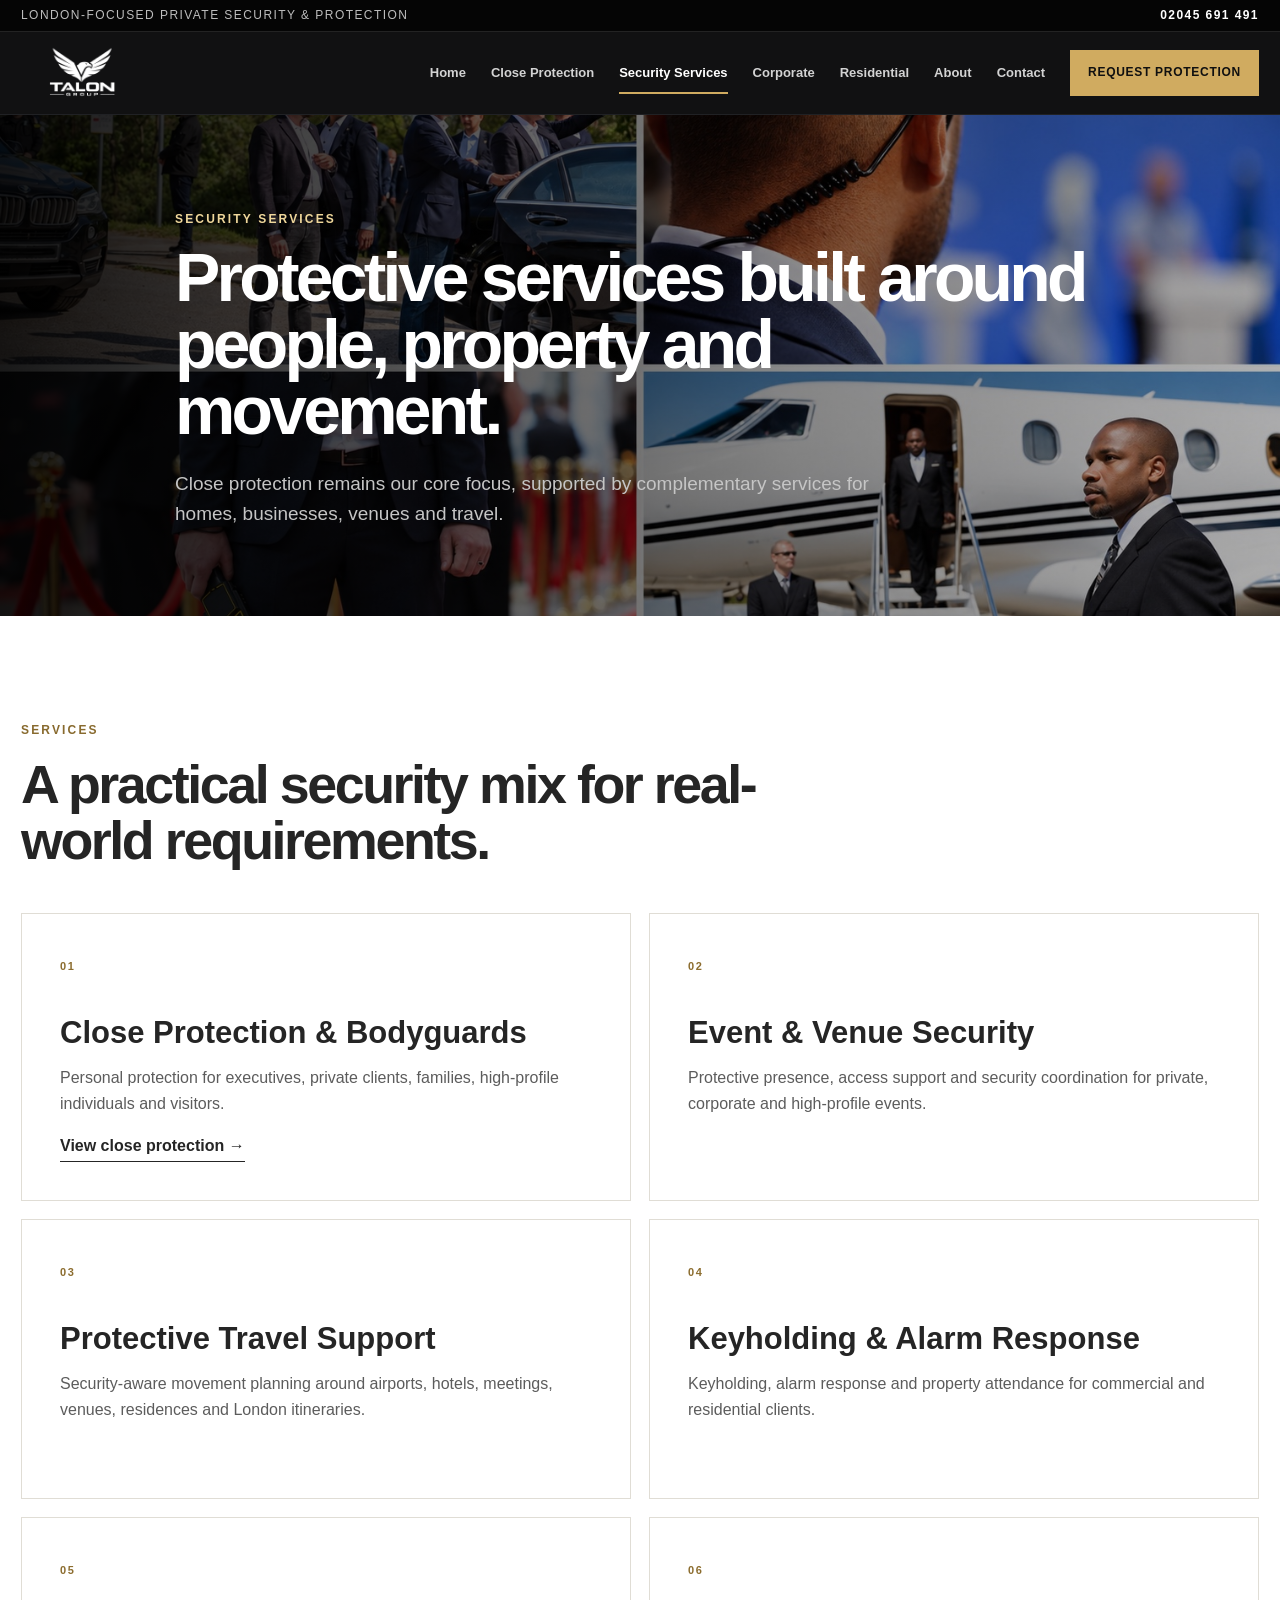
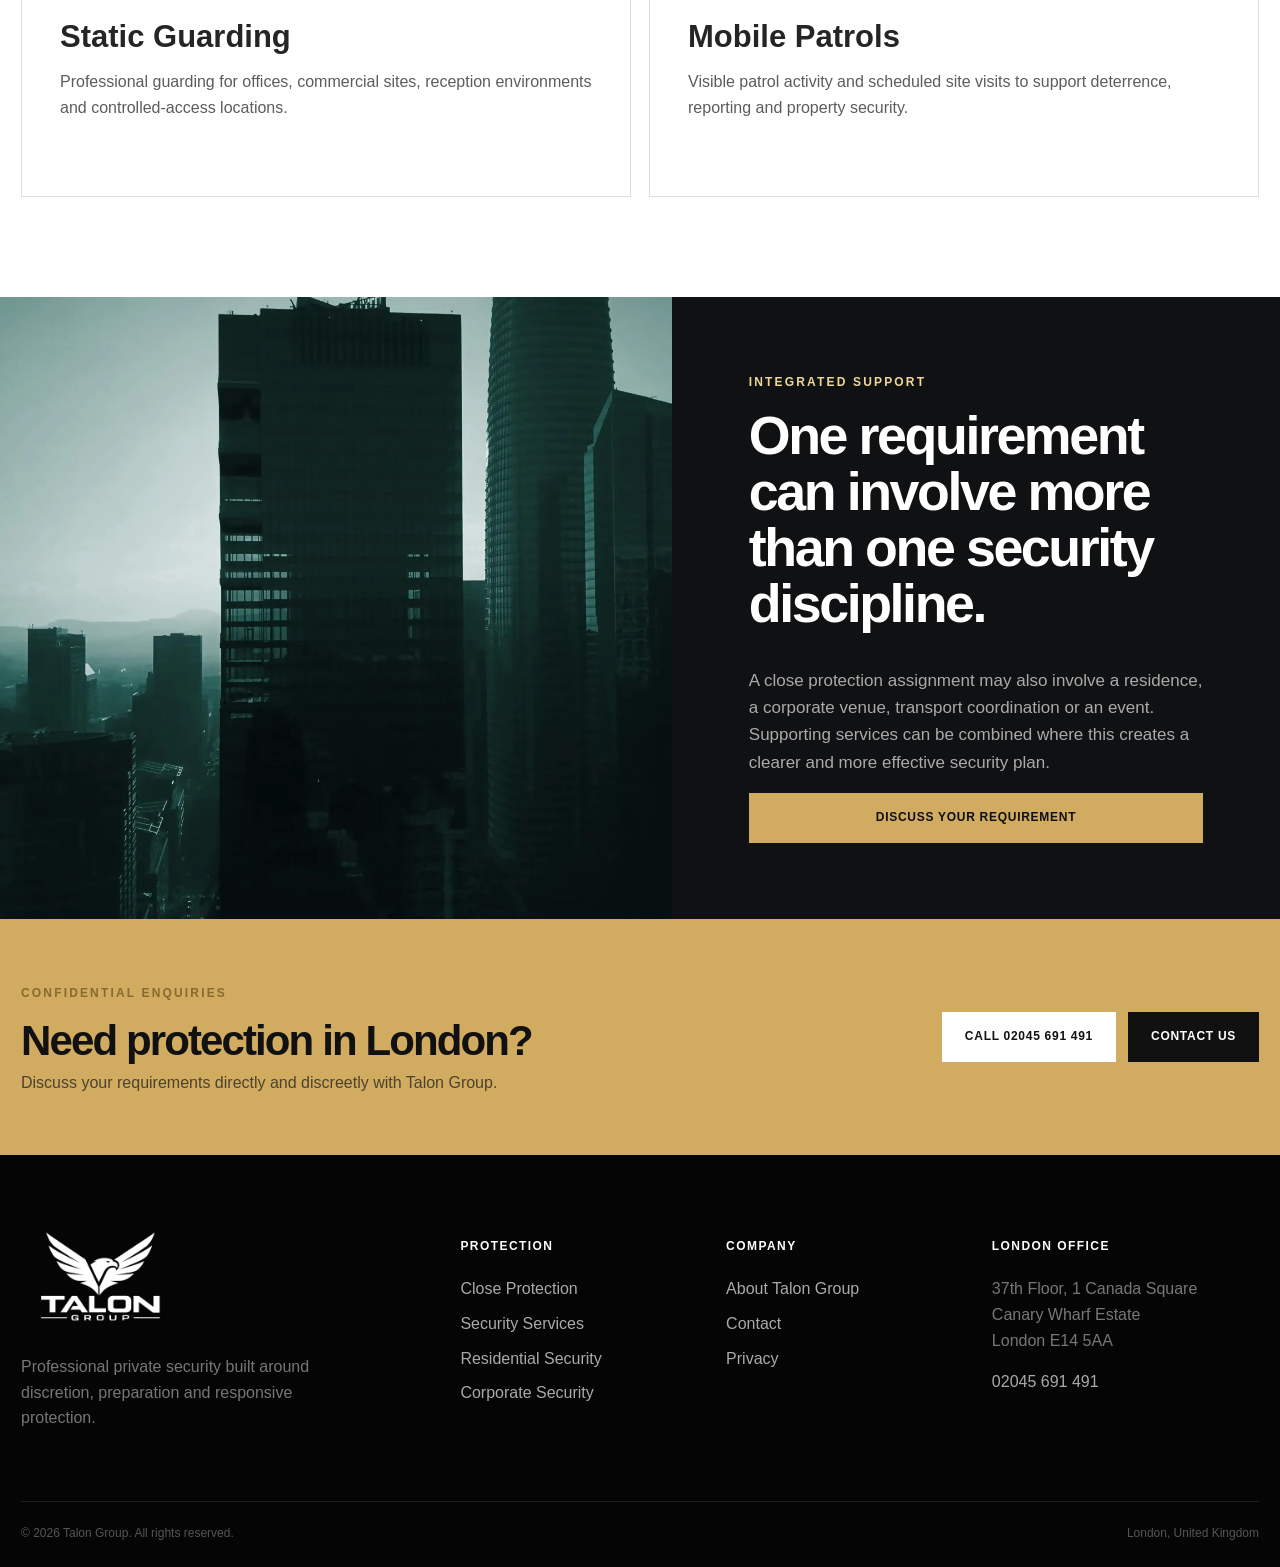
<file: services/index.html>
<!DOCTYPE html>

<html lang="en-GB">
<head>
<meta charset="utf-8"/>
<meta content="width=device-width, initial-scale=1" name="viewport"/>
<title>Private Security Services London | Talon Group</title>
<meta content="Talon Group provides close protection, corporate security, residential security, event security, guarding, patrols and keyholding in London." name="description"/>
<meta content="#0a0a0b" name="theme-color"/>
<link href="/favicon.ico" rel="icon" sizes="any"/>
<link href="/favicon.svg" rel="icon" type="image/svg+xml"/>
<link href="/favicon.png" rel="icon" type="image/png"/>
<link href="/apple-touch-icon.png" rel="apple-touch-icon"/>
<link href="/assets/css/style.css" rel="stylesheet"/>
<style>

:root{
  --ink:#0a0a0b;--ink2:#111214;--ink3:#18191b;--paper:#f4f2ed;--white:#fff;
  --gold:#d0ab60;--gold2:#efd79b;--muted:#a7a7a7;--text:#252525;--line:#ddd9d0;
  --max:1240px;--shadow:0 24px 70px rgba(0,0,0,.18)
}
*{box-sizing:border-box}html{scroll-behavior:smooth}body{margin:0;font-family:Arial,Helvetica,sans-serif;color:var(--text);background:#fff;line-height:1.6;-webkit-font-smoothing:antialiased}img{display:block;max-width:100%}a{text-decoration:none;color:inherit}button,input,textarea,select{font:inherit}.container{width:min(calc(100% - 42px),var(--max));margin-inline:auto}.skip{position:absolute;left:-9999px}.skip:focus{left:16px;top:16px;z-index:1000;background:#fff;padding:10px 14px}
.topbar{background:#050505;color:#bdbdbd;border-bottom:1px solid #232323;font-size:12px;letter-spacing:.12em;text-transform:uppercase}.topbar-inner{height:31px;display:flex;align-items:center;justify-content:space-between}.topbar a{color:#fff;font-weight:800}.site-header{background:rgba(10,10,11,.97);color:#fff;position:sticky;top:0;z-index:100;border-bottom:1px solid #202124;backdrop-filter:blur(10px)}.nav-wrap{height:82px;display:flex;align-items:center;gap:38px}.brand{width:122px;flex:0 0 auto}.brand img{width:100%;height:58px;object-fit:contain}.main-nav{margin-left:auto;display:flex;align-items:center;gap:25px}.main-nav>a:not(.nav-cta){font-size:13px;font-weight:700;color:#d3d3d3;position:relative;padding:31px 0}.main-nav>a:not(.nav-cta):after{content:"";position:absolute;left:0;right:100%;bottom:20px;height:2px;background:var(--gold);transition:.25s}.main-nav>a:hover,.main-nav>a.active{color:#fff}.main-nav>a:hover:after,.main-nav>a.active:after{right:0}.nav-cta{background:var(--gold);color:#101010;padding:13px 18px;font-size:12px;font-weight:900;text-transform:uppercase;letter-spacing:.06em}.menu-toggle{display:none;margin-left:auto;background:transparent;border:0;padding:8px}.menu-toggle span{display:block;width:28px;height:2px;background:#fff;margin:6px 0}
.eyebrow{display:inline-block;color:var(--gold2);font-size:12px;font-weight:900;text-transform:uppercase;letter-spacing:.18em;margin-bottom:16px}.eyebrow.dark{color:#886a2e}.hero{position:relative;min-height:720px;background:#060606;color:#fff;display:flex;align-items:center;overflow:hidden}.hero-bg{position:absolute;inset:0;background:url('/images/hero-new.jpg') center 38%/cover no-repeat;transform:scale(1.015)}.hero-bg:after{content:"";position:absolute;inset:0;background:linear-gradient(90deg,rgba(0,0,0,.88) 0%,rgba(0,0,0,.66) 42%,rgba(0,0,0,.18) 75%,rgba(0,0,0,.18) 100%),linear-gradient(0deg,rgba(0,0,0,.48),transparent 45%)}.hero-content{position:relative;z-index:2;padding:92px 0}.hero-copy{max-width:745px}.hero h1,.page-hero h1{font-size:clamp(55px,6.4vw,92px);line-height:.98;letter-spacing:-.055em;margin:0 0 24px}.hero .lead{font-size:20px;color:#d5d5d5;max-width:680px;margin:0 0 32px}.hero-actions,.cta-actions{display:flex;gap:12px;flex-wrap:wrap}.btn{display:inline-flex;align-items:center;justify-content:center;min-height:50px;padding:0 22px;border:1px solid transparent;text-transform:uppercase;letter-spacing:.06em;font-size:12px;font-weight:900;transition:.2s}.btn-gold{background:var(--gold);color:#101010}.btn-gold:hover{background:var(--gold2)}.btn-outline{border-color:#727272;color:#fff;background:rgba(0,0,0,.18)}.btn-outline:hover{border-color:#fff;background:#fff;color:#111}.btn-dark{background:#111;color:#fff}.btn-light{background:#fff;color:#111}.wide{width:100%}.hero-note{margin-top:28px;color:#999;font-size:11px;letter-spacing:.14em;text-transform:uppercase}.trust-strip{background:#0b0b0c;color:#fff;border-top:1px solid #232323;border-bottom:1px solid #232323}.trust-grid{display:grid;grid-template-columns:repeat(4,1fr)}.trust-grid>div{padding:26px 24px;border-right:1px solid #262628}.trust-grid>div:last-child{border-right:0}.trust-grid strong{display:block;font-size:17px;margin-bottom:2px}.trust-grid span{display:block;color:#757575;text-transform:uppercase;font-size:10px;letter-spacing:.11em}
.section{padding:100px 0}.section-soft{background:var(--paper)}.section-dark{background:var(--ink);color:#fff}.section-dark p{color:#aaa}.section-head{max-width:820px;margin-bottom:45px}.section-head h2,.split h2,.story h2,.cta-band h2{font-size:clamp(38px,4.2vw,60px);line-height:1.04;letter-spacing:-.045em;margin:0 0 18px}.section-head p{font-size:18px;color:#aaa}.split{display:grid;grid-template-columns:.9fr 1.1fr;gap:85px;align-items:start}.prose{font-size:18px;color:#555}.prose p:first-child{margin-top:0}.service-grid{display:grid;grid-template-columns:repeat(3,1fr);gap:1px;background:#303033;border:1px solid #303033}.service-card{position:relative;background:#111214;padding:38px;min-height:310px;overflow:hidden}.service-card:before{content:"";position:absolute;inset:0;background:linear-gradient(135deg,rgba(208,171,96,.10),transparent 45%);opacity:0;transition:.25s}.service-card:hover:before{opacity:1}.service-card .no{color:var(--gold);font-size:11px;font-weight:900;letter-spacing:.16em}.service-card h3{font-size:27px;line-height:1.1;margin:42px 0 15px;max-width:290px}.service-card p{font-size:15px;color:#8f8f8f}.service-card .arrow{position:absolute;left:38px;bottom:34px;color:#ddd;font-size:13px;font-weight:800}.service-card.featured{background:#171716}.service-card.featured h3{color:var(--gold2)}
.image-story{display:grid;grid-template-columns:1.05fr .95fr;align-items:stretch;min-height:590px}.image-story .visual{min-height:520px;background:center/cover no-repeat}.image-story .story{padding:76px clamp(36px,6vw,90px);display:flex;flex-direction:column;justify-content:center;background:#fff}.image-story.dark .story{background:#101112;color:#fff}.image-story.dark .story p{color:#aaa}.image-story .story p{font-size:17px;color:#565656}.tick-list{list-style:none;padding:0;margin:22px 0 30px}.tick-list li{position:relative;padding:12px 0 12px 26px;border-bottom:1px solid #e4e1da}.tick-list li:before{content:"";position:absolute;left:0;top:20px;width:8px;height:8px;border:2px solid var(--gold);transform:rotate(45deg)}.dark .tick-list li,.tick-list.light li{border-bottom-color:#303030;color:#c9c9c9}.text-link{display:inline-block;font-weight:900;border-bottom:1px solid currentColor;padding-bottom:3px}.coverage-card{background:#0d0d0e;color:#fff;padding:65px;position:relative;overflow:hidden}.coverage-card:after{content:"LONDON";position:absolute;right:-18px;bottom:-54px;font-size:150px;font-weight:900;letter-spacing:-.08em;color:#151516}.coverage-card>*{position:relative;z-index:1}.coverage-card p{max-width:820px;color:#aaa;font-size:18px}.tags{display:flex;flex-wrap:wrap;gap:8px;margin-top:28px}.tags span{border:1px solid #333;padding:9px 12px;color:#c5c5c5;font-size:11px;text-transform:uppercase;letter-spacing:.08em}
.page-hero{min-height:490px;position:relative;color:#fff;background:#09090a;display:flex;align-items:end;overflow:hidden}.page-hero.has-image:before{content:"";position:absolute;inset:0;background:var(--page-image) center/cover no-repeat}.page-hero:after{content:"";position:absolute;inset:0;background:linear-gradient(90deg,rgba(0,0,0,.90),rgba(0,0,0,.46) 62%,rgba(0,0,0,.30))}.page-hero-content{position:relative;z-index:2;padding:90px 0 68px;max-width:930px}.page-hero h1{font-size:clamp(48px,5.3vw,78px)}.page-hero p{font-size:19px;max-width:760px;color:#c5c5c5}.detail-grid{display:grid;grid-template-columns:repeat(2,1fr);gap:18px}.detail-card{border:1px solid #e0ddd5;padding:38px;background:#fff;min-height:280px}.detail-card .no{font-size:11px;font-weight:900;letter-spacing:.14em;color:#8c6d2f}.detail-card h2{font-size:31px;line-height:1.08;margin:38px 0 14px}.detail-card p{color:#5c5c5c}.process-grid{display:grid;grid-template-columns:repeat(4,1fr);gap:1px;background:#303033;border:1px solid #303033}.process-grid>div{background:#111214;padding:32px}.process-grid span{color:var(--gold);font-weight:900}.process-grid h3{font-size:22px}.process-grid p{color:#8c8c8c;font-size:14px}.office-card{border:1px solid var(--line);padding:52px;display:flex;justify-content:space-between;align-items:center;gap:40px}.office-card p{color:#555;font-size:17px}.contact-grid{display:grid;grid-template-columns:1fr .9fr;gap:65px}.phone-display{display:inline-block;font-size:clamp(38px,5vw,66px);font-weight:900;letter-spacing:-.04em;border-bottom:4px solid var(--gold);margin:20px 0 42px}.enquiry-panel{background:#101112;color:#fff;padding:45px}.enquiry-panel h2{font-size:34px;line-height:1.1}.legal{max-width:880px}.legal h2{font-size:30px;margin-top:40px}.legal p,.legal li{color:#555}
.cta-band{background:var(--gold);color:#111;padding:60px 0}.cta-inner{display:flex;justify-content:space-between;align-items:center;gap:45px}.cta-band h2{font-size:42px;margin-bottom:7px}.cta-band p{margin:0;color:#4d422d}.site-footer{background:#050505;color:#aaa;padding:70px 0 24px}.footer-grid{display:grid;grid-template-columns:1.45fr .8fr .8fr 1fr;gap:52px}.footer-brand img{width:160px;margin-bottom:22px}.footer-brand p{max-width:330px;color:#707070}.footer-grid h3{color:#fff;font-size:12px;text-transform:uppercase;letter-spacing:.12em;margin-bottom:20px}.footer-grid a{display:block;margin:9px 0}.footer-grid a:hover{color:#fff}.footer-grid p{color:#777}.footer-bottom{margin-top:54px;border-top:1px solid #1f1f1f;padding-top:22px;display:flex;justify-content:space-between;color:#555;font-size:12px}
@media(max-width:1000px){.main-nav{position:absolute;top:82px;left:0;right:0;background:#080809;display:none;flex-direction:column;align-items:stretch;padding:18px 24px 28px;border-top:1px solid #222;gap:0}.main-nav.open{display:flex}.main-nav>a:not(.nav-cta){padding:14px 0;border-bottom:1px solid #222}.main-nav>a:not(.nav-cta):after{display:none}.nav-cta{text-align:center;margin-top:15px}.menu-toggle{display:block}.split,.contact-grid{grid-template-columns:1fr;gap:45px}.service-grid{grid-template-columns:repeat(2,1fr)}.process-grid{grid-template-columns:repeat(2,1fr)}.image-story{grid-template-columns:1fr}.image-story .visual{min-height:470px}.footer-grid{grid-template-columns:repeat(2,1fr)}}
@media(max-width:700px){.container{width:min(calc(100% - 30px),var(--max))}.topbar-inner span{display:none}.topbar-inner{justify-content:center}.nav-wrap{height:70px}.brand{width:105px}.brand img{height:48px}.main-nav{top:70px}.hero{min-height:650px}.hero-content{padding:70px 0}.hero h1{font-size:51px}.hero .lead{font-size:18px}.trust-grid{grid-template-columns:repeat(2,1fr)}.trust-grid>div:nth-child(2){border-right:0}.trust-grid>div:nth-child(-n+2){border-bottom:1px solid #262628}.section{padding:74px 0}.service-grid,.detail-grid,.process-grid{grid-template-columns:1fr}.service-card{min-height:270px}.image-story .visual{min-height:340px}.image-story .story{padding:52px 28px}.coverage-card{padding:43px 28px}.coverage-card:after{font-size:80px}.page-hero{min-height:430px}.page-hero-content{padding:70px 0 52px}.page-hero h1{font-size:46px}.office-card,.cta-inner{flex-direction:column;align-items:flex-start}.footer-grid{grid-template-columns:1fr}.footer-bottom{flex-direction:column;gap:6px}.phone-display{font-size:38px}.cta-actions{width:100%}.cta-actions .btn{flex:1}.hero-actions .btn{width:100%}}

</style>
<script defer="" src="/assets/js/script.js"></script>
<link href="https://www.talongroup.co.uk/services/" rel="canonical"/><meta content="Private Security Services London | Talon Group" property="og:title"/><meta content="Talon Group provides close protection, corporate security, residential security, event security, guarding, patrols and keyholding in London." property="og:description"/><meta content="website" property="og:type"/><meta content="https://www.talongroup.co.uk/services/" property="og:url"/></head>
<body>
<a class="skip" href="#main">Skip to content</a>
<div class="topbar"><div class="container topbar-inner"><span>London-focused private security &amp; protection</span><a href="tel:+442045691491">02045 691 491</a></div></div>
<header class="site-header"><div class="container nav-wrap">
<a aria-label="Talon Group home" class="brand" href="/"><img alt="Talon Group" src="/images/talon-logo-white.png"/></a>
<button aria-expanded="false" aria-label="Open navigation" class="menu-toggle" type="button"><span></span><span></span><span></span></button>
<nav aria-label="Primary navigation" class="main-nav"><a href="/">Home</a>
<a href="/close-protection/">Close Protection</a>
<a class="active" href="/services/">Security Services</a>
<a href="/corporate-security/">Corporate</a>
<a href="/residential-security/">Residential</a>
<a href="/about/">About</a>
<a href="/contact/">Contact</a><a class="nav-cta" href="/contact/">Request protection</a></nav>
</div></header>
<main id="main">
<section class="page-hero has-image" style="--page-image:url('/images/protection-services-collage.jpg')"><div class="container page-hero-content"><span class="eyebrow">Security Services</span><h1>Protective services built around people, property and movement.</h1><p>Close protection remains our core focus, supported by complementary services for homes, businesses, venues and travel.</p></div></section>
<section class="section"><div class="container"><div class="section-head"><span class="eyebrow dark">Services</span><h2>A practical security mix for real-world requirements.</h2></div><div class="detail-grid"><div class="detail-card"><span class="no">01</span><h2>Close Protection &amp; Bodyguards</h2><p>Personal protection for executives, private clients, families, high-profile individuals and visitors.</p><a class="text-link" href="/close-protection/">View close protection →</a></div><div class="detail-card" id="event-security"><span class="no">02</span><h2>Event &amp; Venue Security</h2><p>Protective presence, access support and security coordination for private, corporate and high-profile events.</p></div><div class="detail-card" id="security-driving"><span class="no">03</span><h2>Protective Travel Support</h2><p>Security-aware movement planning around airports, hotels, meetings, venues, residences and London itineraries.</p></div><div class="detail-card" id="keyholding"><span class="no">04</span><h2>Keyholding &amp; Alarm Response</h2><p>Keyholding, alarm response and property attendance for commercial and residential clients.</p></div><div class="detail-card"><span class="no">05</span><h2>Static Guarding</h2><p>Professional guarding for offices, commercial sites, reception environments and controlled-access locations.</p></div><div class="detail-card"><span class="no">06</span><h2>Mobile Patrols</h2><p>Visible patrol activity and scheduled site visits to support deterrence, reporting and property security.</p></div></div></div></section>
<section class="image-story dark"><div class="visual" style="background-image:url('/images/keyholding.jpg')"></div><div class="story"><span class="eyebrow">Integrated support</span><h2>One requirement can involve more than one security discipline.</h2><p>A close protection assignment may also involve a residence, a corporate venue, transport coordination or an event. Supporting services can be combined where this creates a clearer and more effective security plan.</p><a class="btn btn-gold" href="/contact/">Discuss your requirement</a></div></section>
</main>
<section class="cta-band"><div class="container cta-inner"><div><span class="eyebrow dark">Confidential enquiries</span><h2>Need protection in London?</h2><p>Discuss your requirements directly and discreetly with Talon Group.</p></div><div class="cta-actions"><a class="btn btn-light" href="tel:+442045691491">Call 02045 691 491</a><a class="btn btn-dark" href="/contact/">Contact us</a></div></div></section>
<footer class="site-footer"><div class="container footer-grid"><div class="footer-brand"><img alt="Talon Group" src="/images/talon-logo-white.png"/><p>Professional private security built around discretion, preparation and responsive protection.</p></div><div><h3>Protection</h3><a href="/close-protection/">Close Protection</a><a href="/services/">Security Services</a><a href="/residential-security/">Residential Security</a><a href="/corporate-security/">Corporate Security</a></div><div><h3>Company</h3><a href="/about/">About Talon Group</a><a href="/contact/">Contact</a><a href="/privacy/">Privacy</a></div><div><h3>London office</h3><p>37th Floor, 1 Canada Square<br/>Canary Wharf Estate<br/>London E14 5AA</p><a href="tel:+442045691491">02045 691 491</a></div></div><div class="container footer-bottom"><span>© <span id="year"></span> Talon Group. All rights reserved.</span><span>London, United Kingdom</span></div></footer>
<script id="inline-fallback">

(() => {
  const button = document.querySelector('.menu-toggle');
  const nav = document.querySelector('.main-nav');
  if (button && nav) {
    button.addEventListener('click', () => {
      const open = nav.classList.toggle('open');
      button.setAttribute('aria-expanded', String(open));
      button.setAttribute('aria-label', open ? 'Close navigation' : 'Open navigation');
    });
    nav.querySelectorAll('a').forEach(a => a.addEventListener('click', () => {
      nav.classList.remove('open');
      button.setAttribute('aria-expanded', 'false');
    }));
  }
  const year = document.getElementById('year');
  if (year) year.textContent = new Date().getFullYear();
})();

</script>
</body></html>
</file>
<file: assets/css/style.css>
:root{
  --ink:#0a0a0b;--ink2:#111214;--ink3:#18191b;--paper:#f4f2ed;--white:#fff;
  --gold:#d0ab60;--gold2:#efd79b;--muted:#a7a7a7;--text:#252525;--line:#ddd9d0;
  --max:1240px;--shadow:0 24px 70px rgba(0,0,0,.18)
}
*{box-sizing:border-box}html{scroll-behavior:smooth}body{margin:0;font-family:Arial,Helvetica,sans-serif;color:var(--text);background:#fff;line-height:1.6;-webkit-font-smoothing:antialiased}img{display:block;max-width:100%}a{text-decoration:none;color:inherit}button,input,textarea,select{font:inherit}.container{width:min(calc(100% - 42px),var(--max));margin-inline:auto}.skip{position:absolute;left:-9999px}.skip:focus{left:16px;top:16px;z-index:1000;background:#fff;padding:10px 14px}
.topbar{background:#050505;color:#bdbdbd;border-bottom:1px solid #232323;font-size:12px;letter-spacing:.12em;text-transform:uppercase}.topbar-inner{height:31px;display:flex;align-items:center;justify-content:space-between}.topbar a{color:#fff;font-weight:800}.site-header{background:rgba(10,10,11,.97);color:#fff;position:sticky;top:0;z-index:100;border-bottom:1px solid #202124;backdrop-filter:blur(10px)}.nav-wrap{height:82px;display:flex;align-items:center;gap:38px}.brand{width:122px;flex:0 0 auto}.brand img{width:100%;height:58px;object-fit:contain}.main-nav{margin-left:auto;display:flex;align-items:center;gap:25px}.main-nav>a:not(.nav-cta){font-size:13px;font-weight:700;color:#d3d3d3;position:relative;padding:31px 0}.main-nav>a:not(.nav-cta):after{content:"";position:absolute;left:0;right:100%;bottom:20px;height:2px;background:var(--gold);transition:.25s}.main-nav>a:hover,.main-nav>a.active{color:#fff}.main-nav>a:hover:after,.main-nav>a.active:after{right:0}.nav-cta{background:var(--gold);color:#101010;padding:13px 18px;font-size:12px;font-weight:900;text-transform:uppercase;letter-spacing:.06em}.menu-toggle{display:none;margin-left:auto;background:transparent;border:0;padding:8px}.menu-toggle span{display:block;width:28px;height:2px;background:#fff;margin:6px 0}
.eyebrow{display:inline-block;color:var(--gold2);font-size:12px;font-weight:900;text-transform:uppercase;letter-spacing:.18em;margin-bottom:16px}.eyebrow.dark{color:#886a2e}.hero{position:relative;min-height:720px;background:#060606;color:#fff;display:flex;align-items:center;overflow:hidden}.hero-bg{position:absolute;inset:0;background:url('/images/hero-new.jpg') center 38%/cover no-repeat;transform:scale(1.015)}.hero-bg:after{content:"";position:absolute;inset:0;background:linear-gradient(90deg,rgba(0,0,0,.88) 0%,rgba(0,0,0,.66) 42%,rgba(0,0,0,.18) 75%,rgba(0,0,0,.18) 100%),linear-gradient(0deg,rgba(0,0,0,.48),transparent 45%)}.hero-content{position:relative;z-index:2;padding:92px 0}.hero-copy{max-width:745px}.hero h1,.page-hero h1{font-size:clamp(55px,6.4vw,92px);line-height:.98;letter-spacing:-.055em;margin:0 0 24px}.hero .lead{font-size:20px;color:#d5d5d5;max-width:680px;margin:0 0 32px}.hero-actions,.cta-actions{display:flex;gap:12px;flex-wrap:wrap}.btn{display:inline-flex;align-items:center;justify-content:center;min-height:50px;padding:0 22px;border:1px solid transparent;text-transform:uppercase;letter-spacing:.06em;font-size:12px;font-weight:900;transition:.2s}.btn-gold{background:var(--gold);color:#101010}.btn-gold:hover{background:var(--gold2)}.btn-outline{border-color:#727272;color:#fff;background:rgba(0,0,0,.18)}.btn-outline:hover{border-color:#fff;background:#fff;color:#111}.btn-dark{background:#111;color:#fff}.btn-light{background:#fff;color:#111}.wide{width:100%}.hero-note{margin-top:28px;color:#999;font-size:11px;letter-spacing:.14em;text-transform:uppercase}.trust-strip{background:#0b0b0c;color:#fff;border-top:1px solid #232323;border-bottom:1px solid #232323}.trust-grid{display:grid;grid-template-columns:repeat(4,1fr)}.trust-grid>div{padding:26px 24px;border-right:1px solid #262628}.trust-grid>div:last-child{border-right:0}.trust-grid strong{display:block;font-size:17px;margin-bottom:2px}.trust-grid span{display:block;color:#757575;text-transform:uppercase;font-size:10px;letter-spacing:.11em}
.section{padding:100px 0}.section-soft{background:var(--paper)}.section-dark{background:var(--ink);color:#fff}.section-dark p{color:#aaa}.section-head{max-width:820px;margin-bottom:45px}.section-head h2,.split h2,.story h2,.cta-band h2{font-size:clamp(38px,4.2vw,60px);line-height:1.04;letter-spacing:-.045em;margin:0 0 18px}.section-head p{font-size:18px;color:#aaa}.split{display:grid;grid-template-columns:.9fr 1.1fr;gap:85px;align-items:start}.prose{font-size:18px;color:#555}.prose p:first-child{margin-top:0}.service-grid{display:grid;grid-template-columns:repeat(3,1fr);gap:1px;background:#303033;border:1px solid #303033}.service-card{position:relative;background:#111214;padding:38px;min-height:310px;overflow:hidden}.service-card:before{content:"";position:absolute;inset:0;background:linear-gradient(135deg,rgba(208,171,96,.10),transparent 45%);opacity:0;transition:.25s}.service-card:hover:before{opacity:1}.service-card .no{color:var(--gold);font-size:11px;font-weight:900;letter-spacing:.16em}.service-card h3{font-size:27px;line-height:1.1;margin:42px 0 15px;max-width:290px}.service-card p{font-size:15px;color:#8f8f8f}.service-card .arrow{position:absolute;left:38px;bottom:34px;color:#ddd;font-size:13px;font-weight:800}.service-card.featured{background:#171716}.service-card.featured h3{color:var(--gold2)}
.image-story{display:grid;grid-template-columns:1.05fr .95fr;align-items:stretch;min-height:590px}.image-story .visual{min-height:520px;background:center/cover no-repeat}.image-story .story{padding:76px clamp(36px,6vw,90px);display:flex;flex-direction:column;justify-content:center;background:#fff}.image-story.dark .story{background:#101112;color:#fff}.image-story.dark .story p{color:#aaa}.image-story .story p{font-size:17px;color:#565656}.tick-list{list-style:none;padding:0;margin:22px 0 30px}.tick-list li{position:relative;padding:12px 0 12px 26px;border-bottom:1px solid #e4e1da}.tick-list li:before{content:"";position:absolute;left:0;top:20px;width:8px;height:8px;border:2px solid var(--gold);transform:rotate(45deg)}.dark .tick-list li,.tick-list.light li{border-bottom-color:#303030;color:#c9c9c9}.text-link{display:inline-block;font-weight:900;border-bottom:1px solid currentColor;padding-bottom:3px}.coverage-card{background:#0d0d0e;color:#fff;padding:65px;position:relative;overflow:hidden}.coverage-card:after{content:"LONDON";position:absolute;right:-18px;bottom:-54px;font-size:150px;font-weight:900;letter-spacing:-.08em;color:#151516}.coverage-card>*{position:relative;z-index:1}.coverage-card p{max-width:820px;color:#aaa;font-size:18px}.tags{display:flex;flex-wrap:wrap;gap:8px;margin-top:28px}.tags span{border:1px solid #333;padding:9px 12px;color:#c5c5c5;font-size:11px;text-transform:uppercase;letter-spacing:.08em}
.page-hero{min-height:490px;position:relative;color:#fff;background:#09090a;display:flex;align-items:end;overflow:hidden}.page-hero.has-image:before{content:"";position:absolute;inset:0;background:var(--page-image) center/cover no-repeat}.page-hero:after{content:"";position:absolute;inset:0;background:linear-gradient(90deg,rgba(0,0,0,.90),rgba(0,0,0,.46) 62%,rgba(0,0,0,.30))}.page-hero-content{position:relative;z-index:2;padding:90px 0 68px;max-width:930px}.page-hero h1{font-size:clamp(48px,5.3vw,78px)}.page-hero p{font-size:19px;max-width:760px;color:#c5c5c5}.detail-grid{display:grid;grid-template-columns:repeat(2,1fr);gap:18px}.detail-card{border:1px solid #e0ddd5;padding:38px;background:#fff;min-height:280px}.detail-card .no{font-size:11px;font-weight:900;letter-spacing:.14em;color:#8c6d2f}.detail-card h2{font-size:31px;line-height:1.08;margin:38px 0 14px}.detail-card p{color:#5c5c5c}.process-grid{display:grid;grid-template-columns:repeat(4,1fr);gap:1px;background:#303033;border:1px solid #303033}.process-grid>div{background:#111214;padding:32px}.process-grid span{color:var(--gold);font-weight:900}.process-grid h3{font-size:22px}.process-grid p{color:#8c8c8c;font-size:14px}.office-card{border:1px solid var(--line);padding:52px;display:flex;justify-content:space-between;align-items:center;gap:40px}.office-card p{color:#555;font-size:17px}.contact-grid{display:grid;grid-template-columns:1fr .9fr;gap:65px}.phone-display{display:inline-block;font-size:clamp(38px,5vw,66px);font-weight:900;letter-spacing:-.04em;border-bottom:4px solid var(--gold);margin:20px 0 42px}.enquiry-panel{background:#101112;color:#fff;padding:45px}.enquiry-panel h2{font-size:34px;line-height:1.1}.legal{max-width:880px}.legal h2{font-size:30px;margin-top:40px}.legal p,.legal li{color:#555}
.cta-band{background:var(--gold);color:#111;padding:60px 0}.cta-inner{display:flex;justify-content:space-between;align-items:center;gap:45px}.cta-band h2{font-size:42px;margin-bottom:7px}.cta-band p{margin:0;color:#4d422d}.site-footer{background:#050505;color:#aaa;padding:70px 0 24px}.footer-grid{display:grid;grid-template-columns:1.45fr .8fr .8fr 1fr;gap:52px}.footer-brand img{width:160px;margin-bottom:22px}.footer-brand p{max-width:330px;color:#707070}.footer-grid h3{color:#fff;font-size:12px;text-transform:uppercase;letter-spacing:.12em;margin-bottom:20px}.footer-grid a{display:block;margin:9px 0}.footer-grid a:hover{color:#fff}.footer-grid p{color:#777}.footer-bottom{margin-top:54px;border-top:1px solid #1f1f1f;padding-top:22px;display:flex;justify-content:space-between;color:#555;font-size:12px}
@media(max-width:1000px){.main-nav{position:absolute;top:82px;left:0;right:0;background:#080809;display:none;flex-direction:column;align-items:stretch;padding:18px 24px 28px;border-top:1px solid #222;gap:0}.main-nav.open{display:flex}.main-nav>a:not(.nav-cta){padding:14px 0;border-bottom:1px solid #222}.main-nav>a:not(.nav-cta):after{display:none}.nav-cta{text-align:center;margin-top:15px}.menu-toggle{display:block}.split,.contact-grid{grid-template-columns:1fr;gap:45px}.service-grid{grid-template-columns:repeat(2,1fr)}.process-grid{grid-template-columns:repeat(2,1fr)}.image-story{grid-template-columns:1fr}.image-story .visual{min-height:470px}.footer-grid{grid-template-columns:repeat(2,1fr)}}
@media(max-width:700px){.container{width:min(calc(100% - 30px),var(--max))}.topbar-inner span{display:none}.topbar-inner{justify-content:center}.nav-wrap{height:70px}.brand{width:105px}.brand img{height:48px}.main-nav{top:70px}.hero{min-height:650px}.hero-content{padding:70px 0}.hero h1{font-size:51px}.hero .lead{font-size:18px}.trust-grid{grid-template-columns:repeat(2,1fr)}.trust-grid>div:nth-child(2){border-right:0}.trust-grid>div:nth-child(-n+2){border-bottom:1px solid #262628}.section{padding:74px 0}.service-grid,.detail-grid,.process-grid{grid-template-columns:1fr}.service-card{min-height:270px}.image-story .visual{min-height:340px}.image-story .story{padding:52px 28px}.coverage-card{padding:43px 28px}.coverage-card:after{font-size:80px}.page-hero{min-height:430px}.page-hero-content{padding:70px 0 52px}.page-hero h1{font-size:46px}.office-card,.cta-inner{flex-direction:column;align-items:flex-start}.footer-grid{grid-template-columns:1fr}.footer-bottom{flex-direction:column;gap:6px}.phone-display{font-size:38px}.cta-actions{width:100%}.cta-actions .btn{flex:1}.hero-actions .btn{width:100%}}
</file>
